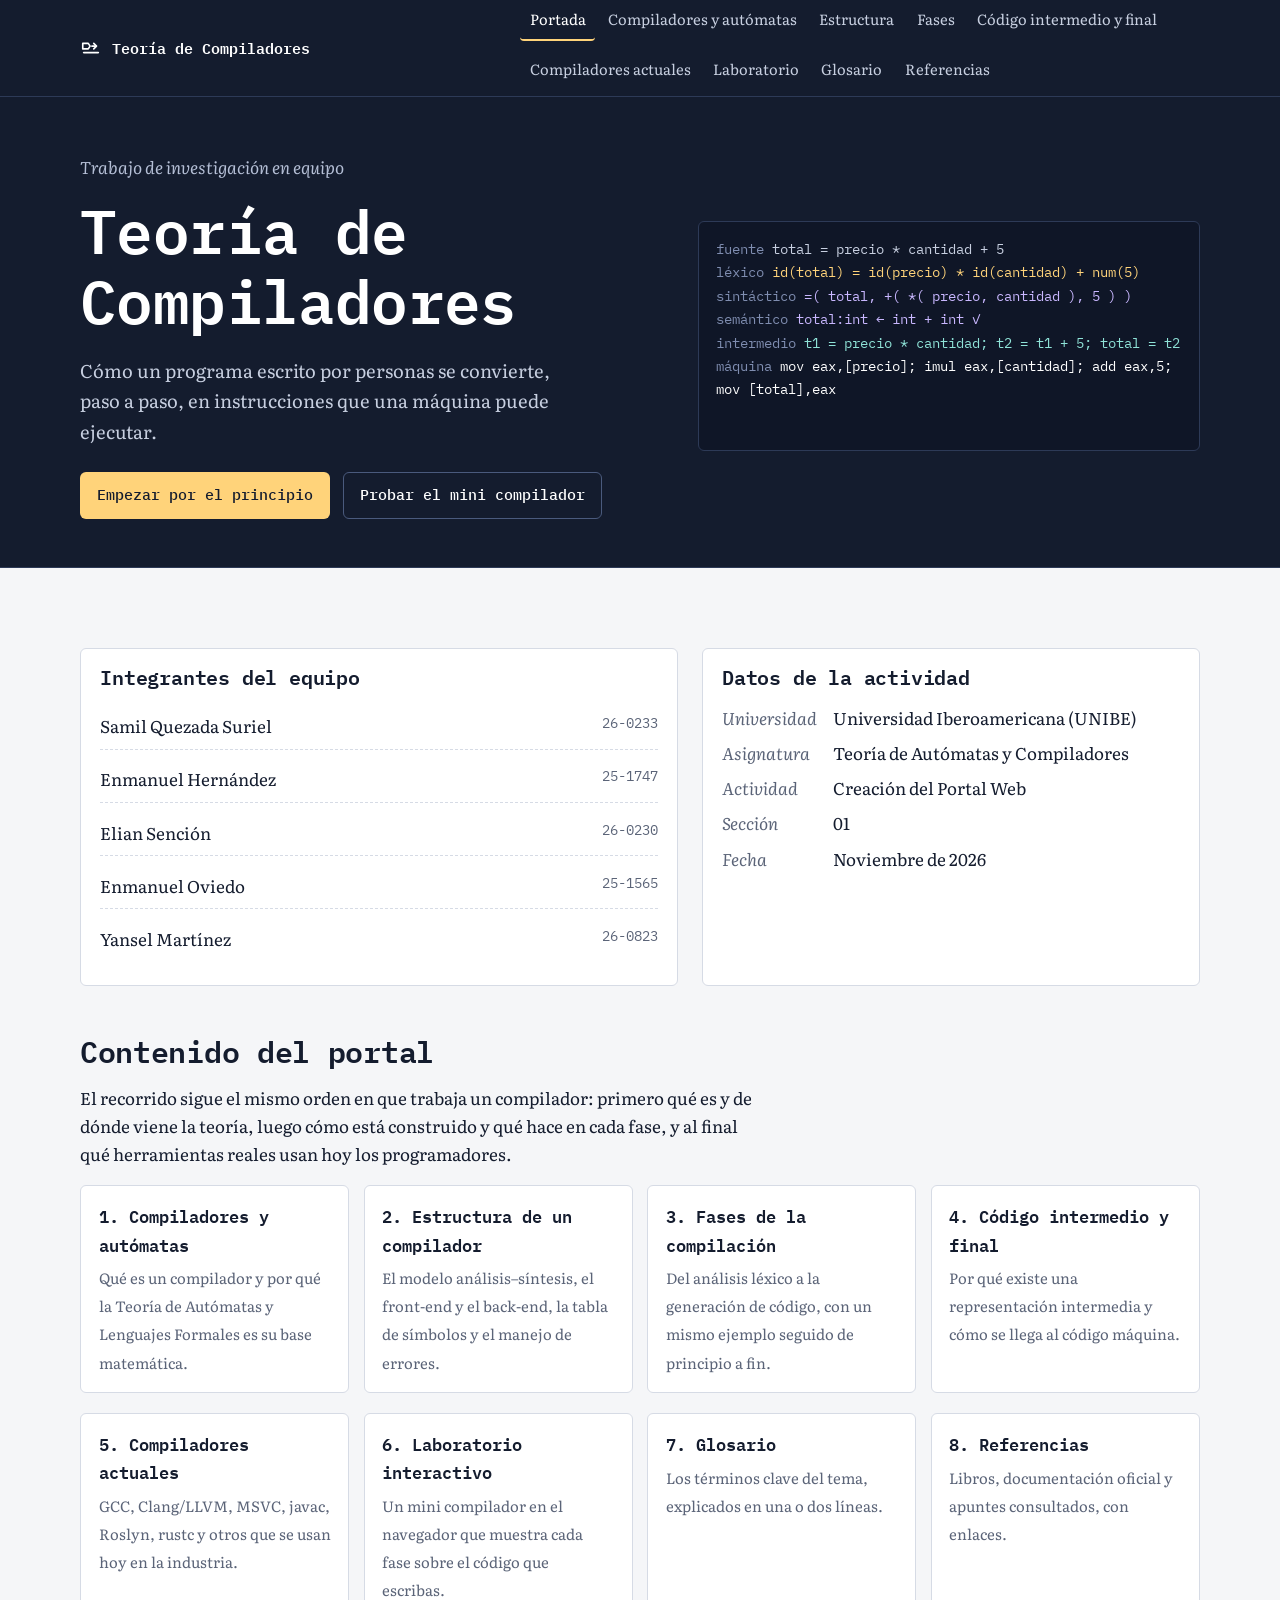
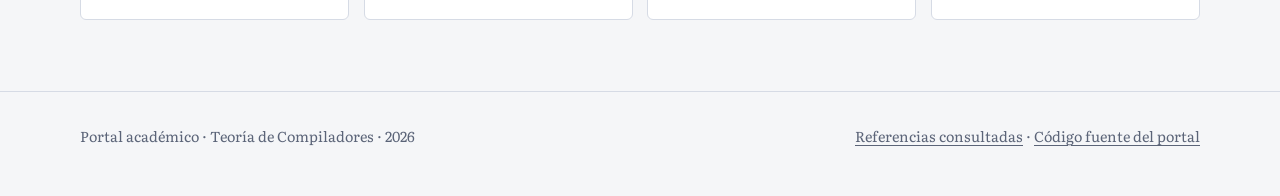
<file: index.html>
<!DOCTYPE html>
<html lang="es">
<head>
<meta charset="utf-8">
<meta name="viewport" content="width=device-width, initial-scale=1">
<title>Portada · Teoría de Compiladores</title>
<meta name="description" content="Portal web del equipo sobre Teoría de Compiladores: definición, estructura, fases, código intermedio y final, compiladores actuales y referencias.">
<link rel="icon" href="data:image/svg+xml,%3Csvg xmlns='http://www.w3.org/2000/svg' viewBox='0 0 24 24' fill='none' stroke='%235a3ca8' stroke-width='2' stroke-linecap='round' stroke-linejoin='round'%3E%3Cpath d='M3 7h6l2 3-2 3H3z'/%3E%3Cpath d='M13 10h4'/%3E%3Cpath d='M15 7l3 3-3 3'/%3E%3Cpath d='M4 17h16'/%3E%3C/svg%3E">
<link rel="preconnect" href="https://fonts.googleapis.com">
<link rel="preconnect" href="https://fonts.gstatic.com" crossorigin>
<link href="https://fonts.googleapis.com/css2?family=IBM+Plex+Mono:wght@400;500;600&family=Literata:ital,opsz,wght@0,7..72,400;0,7..72,600;1,7..72,400&display=swap" rel="stylesheet">
<link rel="stylesheet" href="assets/styles.css">

</head>
<body>
<header class="site-header">
  <div class="wrap">
    <a class="brand" href="index.html"><svg viewBox="0 0 24 24" aria-hidden="true" fill="none" stroke="currentColor" stroke-width="1.8" stroke-linecap="round" stroke-linejoin="round"><path d="M3 7h6l2 3-2 3H3z"/><path d="M13 10h4"/><path d="M15 7l3 3-3 3"/><path d="M4 17h16"/></svg> Teoría de Compiladores</a>
    <button class="nav-toggle" aria-expanded="false" aria-controls="nav-principal">Menú</button>
    <nav aria-label="Secciones del portal">
      <ul class="nav" id="nav-principal">
        <li><a href="index.html">Portada</a></li>
        <li><a href="compiladores.html">Compiladores y autómatas</a></li>
        <li><a href="estructura.html">Estructura</a></li>
        <li><a href="fases.html">Fases</a></li>
        <li><a href="codigo.html">Código intermedio y final</a></li>
        <li><a href="actuales.html">Compiladores actuales</a></li>
        <li><a href="laboratorio.html">Laboratorio</a></li>
        <li><a href="glosario.html">Glosario</a></li>
        <li><a href="referencias.html">Referencias</a></li>
      </ul>
    </nav>
  </div>
</header>

<section class="portada-hero">
  <div class="wrap">
    <div>
      <p class="materia">Trabajo de investigación en equipo</p>
      <h1>Teoría de Compiladores</h1>
      <p class="sub">Cómo un programa escrito por personas se convierte, paso a paso, en instrucciones que una máquina puede ejecutar.</p>
      <div class="acciones">
        <a class="btn primario" href="compiladores.html">Empezar por el principio</a>
        <a class="btn secundario" href="laboratorio.html">Probar el mini compilador</a>
      </div>
    </div>
    <div class="compilacion" aria-label="Ejemplo animado: una línea de código pasando por las fases de un compilador">
      <div class="paso"><span class="et">fuente     </span> total = precio * cantidad + 5</div>
      <div class="paso"><span class="et">léxico     </span> <span class="tk">id(total) = id(precio) * id(cantidad) + num(5)</span></div>
      <div class="paso"><span class="et">sintáctico </span> <span class="ast">=( total, +( *( precio, cantidad ), 5 ) )</span></div>
      <div class="paso"><span class="et">semántico  </span> <span class="ast">total:int ← int + int ✓</span></div>
      <div class="paso"><span class="et">intermedio </span> <span class="ir">t1 = precio * cantidad; t2 = t1 + 5; total = t2</span></div>
      <div class="paso"><span class="et">máquina    </span> <span class="asm">mov eax,[precio]; imul eax,[cantidad]; add eax,5; mov [total],eax</span></div>
    </div>
  </div>
</section>

<main class="wrap">
  <!-- ======= DATOS DEL EQUIPO: editar aquí ======= -->
  <div class="equipo">
    <div class="panel">
      <h2>Integrantes del equipo</h2>
      <ul class="integrantes">
        <li><span>Samil Quezada Suriel</span><span class="mat">26-0233</span></li>
        <li><span>Enmanuel Hernández</span><span class="mat">25-1747</span></li>
        <li><span>Elian Sención</span><span class="mat">26-0230</span></li>
        <li><span>Enmanuel Oviedo</span><span class="mat">25-1565</span></li>
        <li><span>Yansel Martínez</span><span class="mat">26-0823</span></li>
      </ul>
    </div>
    <div class="panel datos">
      <h2>Datos de la actividad</h2>
      <dl>
        <dt>Universidad</dt><dd>Universidad Iberoamericana (UNIBE)</dd>
        <dt>Asignatura</dt><dd>Teoría de Autómatas y Compiladores</dd>
        <dt>Actividad</dt><dd>Creación del Portal Web</dd>
        <dt>Sección</dt><dd>01</dd>
        <dt>Fecha</dt><dd>Noviembre de 2026</dd>
      </dl>
    </div>
  </div>
  <!-- ======= fin datos del equipo ======= -->

  <section class="indice" aria-labelledby="contenido">
    <h2 id="contenido" class="mt-0">Contenido del portal</h2>
    <p>El recorrido sigue el mismo orden en que trabaja un compilador: primero qué es y de dónde viene la teoría, luego cómo está construido y qué hace en cada fase, y al final qué herramientas reales usan hoy los programadores.</p>
    <ol>
      <li><a href="compiladores.html"><b>1. Compiladores y autómatas</b><span>Qué es un compilador y por qué la Teoría de Autómatas y Lenguajes Formales es su base matemática.</span></a></li>
      <li><a href="estructura.html"><b>2. Estructura de un compilador</b><span>El modelo análisis–síntesis, el front-end y el back-end, la tabla de símbolos y el manejo de errores.</span></a></li>
      <li><a href="fases.html"><b>3. Fases de la compilación</b><span>Del análisis léxico a la generación de código, con un mismo ejemplo seguido de principio a fin.</span></a></li>
      <li><a href="codigo.html"><b>4. Código intermedio y final</b><span>Por qué existe una representación intermedia y cómo se llega al código máquina.</span></a></li>
      <li><a href="actuales.html"><b>5. Compiladores actuales</b><span>GCC, Clang/LLVM, MSVC, javac, Roslyn, rustc y otros que se usan hoy en la industria.</span></a></li>
      <li><a href="laboratorio.html"><b>6. Laboratorio interactivo</b><span>Un mini compilador en el navegador que muestra cada fase sobre el código que escribas.</span></a></li>
      <li><a href="glosario.html"><b>7. Glosario</b><span>Los términos clave del tema, explicados en una o dos líneas.</span></a></li>
      <li><a href="referencias.html"><b>8. Referencias</b><span>Libros, documentación oficial y apuntes consultados, con enlaces.</span></a></li>
    </ol>
  </section>
</main>


<footer class="site-footer">
  <div class="wrap">
    <div>Portal académico · Teoría de Compiladores · <span data-anio></span></div>
    <div><a href="referencias.html">Referencias consultadas</a> · <a href="https://github.com/Yansel17/teoria-compiladores">Código fuente del portal</a></div>
  </div>
</footer>
<script src="assets/site.js"></script>

</body>
</html>
</file>
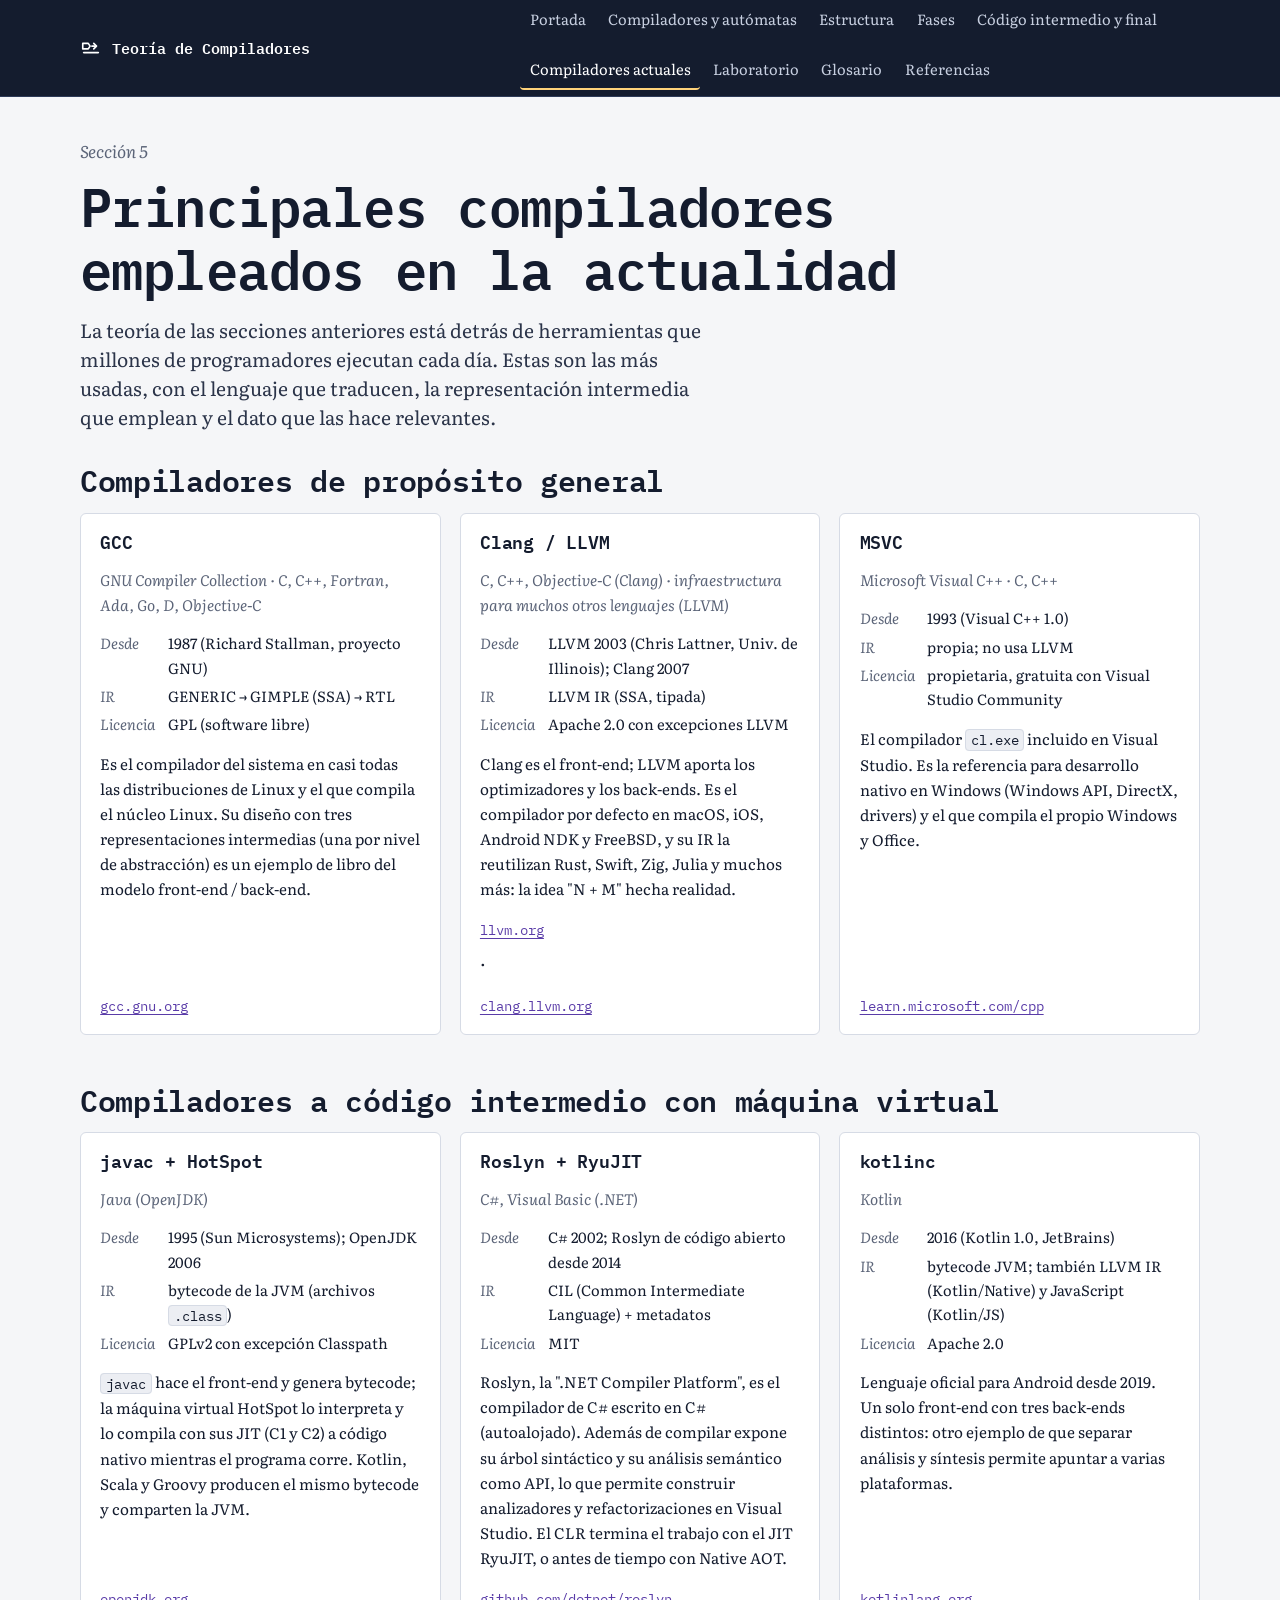
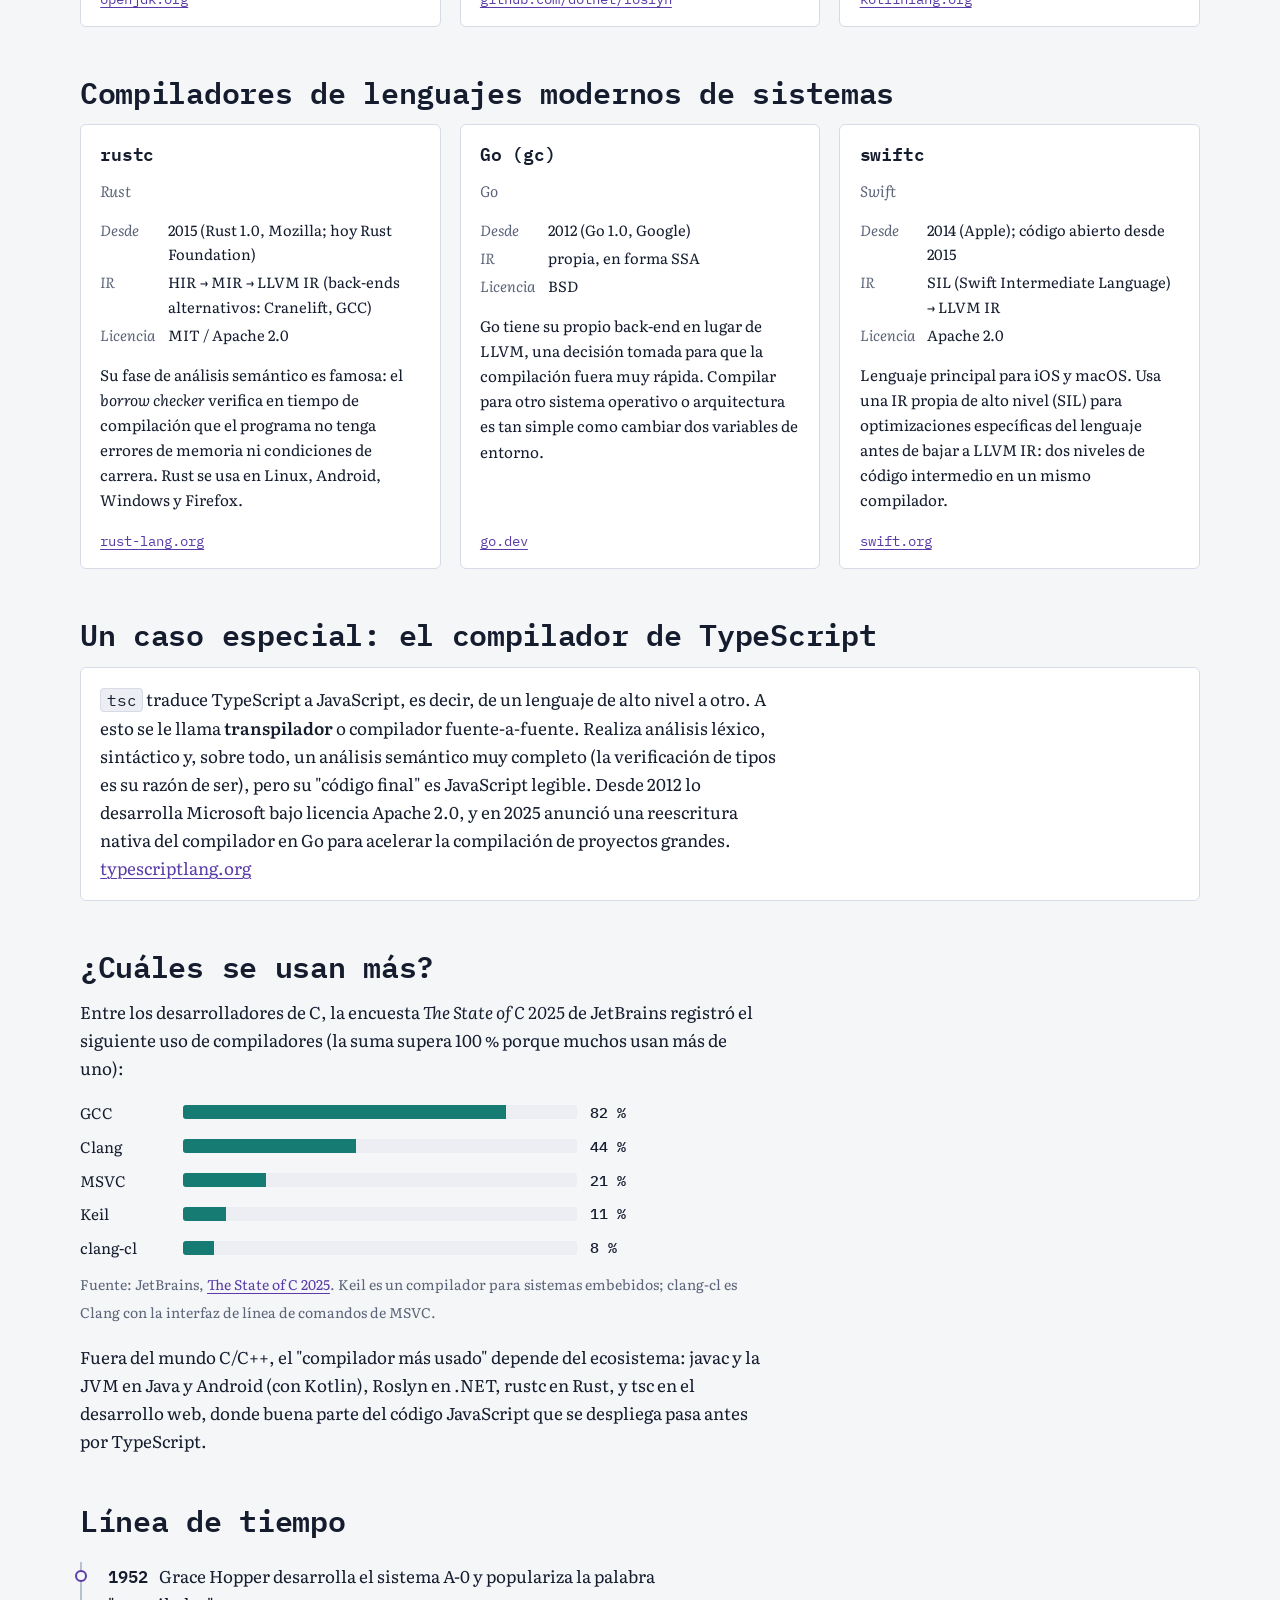
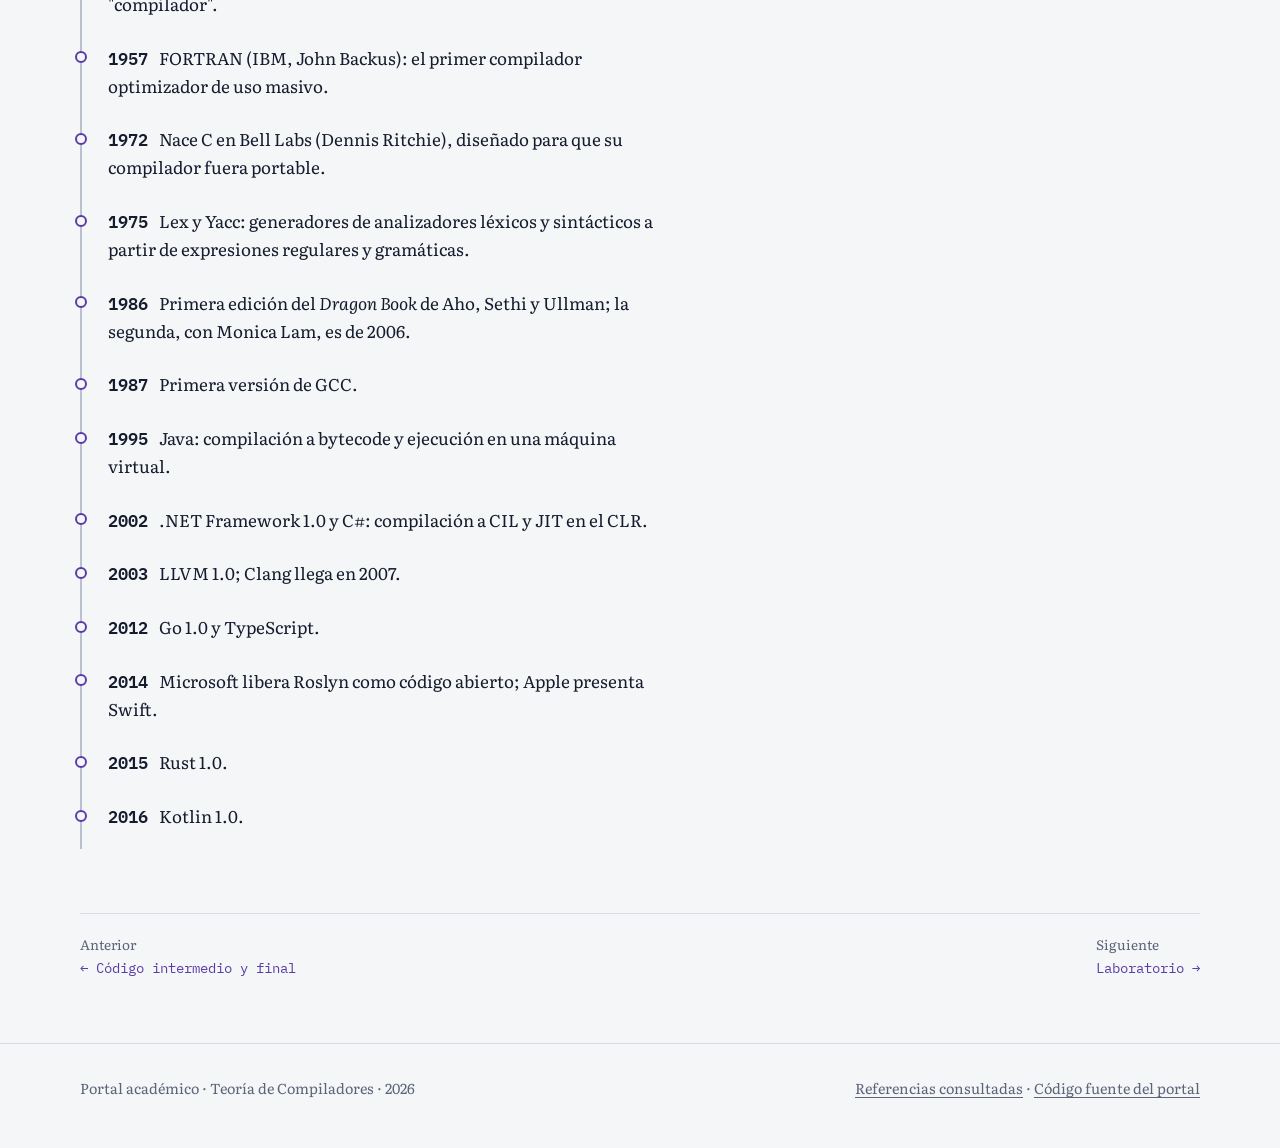
<file: actuales.html>
<!DOCTYPE html>
<html lang="es">
<head>
<meta charset="utf-8">
<meta name="viewport" content="width=device-width, initial-scale=1">
<title>Compiladores actuales · Teoría de Compiladores</title>
<meta name="description" content="Los principales compiladores usados hoy en la programación (GCC, Clang/LLVM, MSVC, javac, Roslyn, rustc, Go, Kotlin, Swift, TypeScript), con sus lenguajes, representación intermedia y uso.">
<link rel="icon" href="data:image/svg+xml,%3Csvg xmlns='http://www.w3.org/2000/svg' viewBox='0 0 24 24' fill='none' stroke='%235a3ca8' stroke-width='2' stroke-linecap='round' stroke-linejoin='round'%3E%3Cpath d='M3 7h6l2 3-2 3H3z'/%3E%3Cpath d='M13 10h4'/%3E%3Cpath d='M15 7l3 3-3 3'/%3E%3Cpath d='M4 17h16'/%3E%3C/svg%3E">
<link rel="preconnect" href="https://fonts.googleapis.com">
<link rel="preconnect" href="https://fonts.gstatic.com" crossorigin>
<link href="https://fonts.googleapis.com/css2?family=IBM+Plex+Mono:wght@400;500;600&family=Literata:ital,opsz,wght@0,7..72,400;0,7..72,600;1,7..72,400&display=swap" rel="stylesheet">
<link rel="stylesheet" href="assets/styles.css">

</head>
<body>
<header class="site-header">
  <div class="wrap">
    <a class="brand" href="index.html"><svg viewBox="0 0 24 24" aria-hidden="true" fill="none" stroke="currentColor" stroke-width="1.8" stroke-linecap="round" stroke-linejoin="round"><path d="M3 7h6l2 3-2 3H3z"/><path d="M13 10h4"/><path d="M15 7l3 3-3 3"/><path d="M4 17h16"/></svg> Teoría de Compiladores</a>
    <button class="nav-toggle" aria-expanded="false" aria-controls="nav-principal">Menú</button>
    <nav aria-label="Secciones del portal">
      <ul class="nav" id="nav-principal">
        <li><a href="index.html">Portada</a></li>
        <li><a href="compiladores.html">Compiladores y autómatas</a></li>
        <li><a href="estructura.html">Estructura</a></li>
        <li><a href="fases.html">Fases</a></li>
        <li><a href="codigo.html">Código intermedio y final</a></li>
        <li><a href="actuales.html">Compiladores actuales</a></li>
        <li><a href="laboratorio.html">Laboratorio</a></li>
        <li><a href="glosario.html">Glosario</a></li>
        <li><a href="referencias.html">Referencias</a></li>
      </ul>
    </nav>
  </div>
</header>

<main class="wrap">
  <div class="page-head">
    <p class="kicker">Sección 5</p>
    <h1>Principales compiladores empleados en la actualidad</h1>
    <p class="lead">La teoría de las secciones anteriores está detrás de herramientas que millones de programadores ejecutan cada día. Estas son las más usadas, con el lenguaje que traducen, la representación intermedia que emplean y el dato que las hace relevantes.</p>
  </div>

  <h2 class="mt-0">Compiladores de propósito general</h2>
  <div class="grid-3">
    <article class="ficha">
      <h3>GCC</h3>
      <p class="lang">GNU Compiler Collection · C, C++, Fortran, Ada, Go, D, Objective-C</p>
      <dl>
        <dt>Desde</dt><dd>1987 (Richard Stallman, proyecto GNU)</dd>
        <dt>IR</dt><dd>GENERIC → GIMPLE (SSA) → RTL</dd>
        <dt>Licencia</dt><dd>GPL (software libre)</dd>
      </dl>
      <p>Es el compilador del sistema en casi todas las distribuciones de Linux y el que compila el núcleo Linux. Su diseño con tres representaciones intermedias (una por nivel de abstracción) es un ejemplo de libro del modelo front-end / back-end.</p>
      <a class="link" href="https://gcc.gnu.org/">gcc.gnu.org</a>
    </article>
    <article class="ficha">
      <h3>Clang / LLVM</h3>
      <p class="lang">C, C++, Objective-C (Clang) · infraestructura para muchos otros lenguajes (LLVM)</p>
      <dl>
        <dt>Desde</dt><dd>LLVM 2003 (Chris Lattner, Univ. de Illinois); Clang 2007</dd>
        <dt>IR</dt><dd>LLVM IR (SSA, tipada)</dd>
        <dt>Licencia</dt><dd>Apache 2.0 con excepciones LLVM</dd>
      </dl>
      <p>Clang es el front-end; LLVM aporta los optimizadores y los back-ends. Es el compilador por defecto en macOS, iOS, Android NDK y FreeBSD, y su IR la reutilizan Rust, Swift, Zig, Julia y muchos más: la idea "N + M" hecha realidad.</p>
      <a class="link" href="https://llvm.org/">llvm.org</a> · <a class="link" href="https://clang.llvm.org/">clang.llvm.org</a>
    </article>
    <article class="ficha">
      <h3>MSVC</h3>
      <p class="lang">Microsoft Visual C++ · C, C++</p>
      <dl>
        <dt>Desde</dt><dd>1993 (Visual C++ 1.0)</dd>
        <dt>IR</dt><dd>propia; no usa LLVM</dd>
        <dt>Licencia</dt><dd>propietaria, gratuita con Visual Studio Community</dd>
      </dl>
      <p>El compilador <code>cl.exe</code> incluido en Visual Studio. Es la referencia para desarrollo nativo en Windows (Windows API, DirectX, drivers) y el que compila el propio Windows y Office.</p>
      <a class="link" href="https://learn.microsoft.com/cpp/">learn.microsoft.com/cpp</a>
    </article>
  </div>

  <h2>Compiladores a código intermedio con máquina virtual</h2>
  <div class="grid-3">
    <article class="ficha">
      <h3>javac + HotSpot</h3>
      <p class="lang">Java (OpenJDK)</p>
      <dl>
        <dt>Desde</dt><dd>1995 (Sun Microsystems); OpenJDK 2006</dd>
        <dt>IR</dt><dd>bytecode de la JVM (archivos <code>.class</code>)</dd>
        <dt>Licencia</dt><dd>GPLv2 con excepción Classpath</dd>
      </dl>
      <p><code>javac</code> hace el front-end y genera bytecode; la máquina virtual HotSpot lo interpreta y lo compila con sus JIT (C1 y C2) a código nativo mientras el programa corre. Kotlin, Scala y Groovy producen el mismo bytecode y comparten la JVM.</p>
      <a class="link" href="https://openjdk.org/">openjdk.org</a>
    </article>
    <article class="ficha">
      <h3>Roslyn + RyuJIT</h3>
      <p class="lang">C#, Visual Basic (.NET)</p>
      <dl>
        <dt>Desde</dt><dd>C# 2002; Roslyn de código abierto desde 2014</dd>
        <dt>IR</dt><dd>CIL (Common Intermediate Language) + metadatos</dd>
        <dt>Licencia</dt><dd>MIT</dd>
      </dl>
      <p>Roslyn, la ".NET Compiler Platform", es el compilador de C# escrito en C# (autoalojado). Además de compilar expone su árbol sintáctico y su análisis semántico como API, lo que permite construir analizadores y refactorizaciones en Visual Studio. El CLR termina el trabajo con el JIT RyuJIT, o antes de tiempo con Native AOT.</p>
      <a class="link" href="https://github.com/dotnet/roslyn">github.com/dotnet/roslyn</a>
    </article>
    <article class="ficha">
      <h3>kotlinc</h3>
      <p class="lang">Kotlin</p>
      <dl>
        <dt>Desde</dt><dd>2016 (Kotlin 1.0, JetBrains)</dd>
        <dt>IR</dt><dd>bytecode JVM; también LLVM IR (Kotlin/Native) y JavaScript (Kotlin/JS)</dd>
        <dt>Licencia</dt><dd>Apache 2.0</dd>
      </dl>
      <p>Lenguaje oficial para Android desde 2019. Un solo front-end con tres back-ends distintos: otro ejemplo de que separar análisis y síntesis permite apuntar a varias plataformas.</p>
      <a class="link" href="https://kotlinlang.org/">kotlinlang.org</a>
    </article>
  </div>

  <h2>Compiladores de lenguajes modernos de sistemas</h2>
  <div class="grid-3">
    <article class="ficha">
      <h3>rustc</h3>
      <p class="lang">Rust</p>
      <dl>
        <dt>Desde</dt><dd>2015 (Rust 1.0, Mozilla; hoy Rust Foundation)</dd>
        <dt>IR</dt><dd>HIR → MIR → LLVM IR (back-ends alternativos: Cranelift, GCC)</dd>
        <dt>Licencia</dt><dd>MIT / Apache 2.0</dd>
      </dl>
      <p>Su fase de análisis semántico es famosa: el <em>borrow checker</em> verifica en tiempo de compilación que el programa no tenga errores de memoria ni condiciones de carrera. Rust se usa en Linux, Android, Windows y Firefox.</p>
      <a class="link" href="https://www.rust-lang.org/">rust-lang.org</a>
    </article>
    <article class="ficha">
      <h3>Go (gc)</h3>
      <p class="lang">Go</p>
      <dl>
        <dt>Desde</dt><dd>2012 (Go 1.0, Google)</dd>
        <dt>IR</dt><dd>propia, en forma SSA</dd>
        <dt>Licencia</dt><dd>BSD</dd>
      </dl>
      <p>Go tiene su propio back-end en lugar de LLVM, una decisión tomada para que la compilación fuera muy rápida. Compilar para otro sistema operativo o arquitectura es tan simple como cambiar dos variables de entorno.</p>
      <a class="link" href="https://go.dev/">go.dev</a>
    </article>
    <article class="ficha">
      <h3>swiftc</h3>
      <p class="lang">Swift</p>
      <dl>
        <dt>Desde</dt><dd>2014 (Apple); código abierto desde 2015</dd>
        <dt>IR</dt><dd>SIL (Swift Intermediate Language) → LLVM IR</dd>
        <dt>Licencia</dt><dd>Apache 2.0</dd>
      </dl>
      <p>Lenguaje principal para iOS y macOS. Usa una IR propia de alto nivel (SIL) para optimizaciones específicas del lenguaje antes de bajar a LLVM IR: dos niveles de código intermedio en un mismo compilador.</p>
      <a class="link" href="https://www.swift.org/">swift.org</a>
    </article>
  </div>

  <h2>Un caso especial: el compilador de TypeScript</h2>
  <div class="panel">
    <p><code>tsc</code> traduce TypeScript a JavaScript, es decir, de un lenguaje de alto nivel a otro. A esto se le llama <strong>transpilador</strong> o compilador fuente-a-fuente. Realiza análisis léxico, sintáctico y, sobre todo, un análisis semántico muy completo (la verificación de tipos es su razón de ser), pero su "código final" es JavaScript legible. Desde 2012 lo desarrolla Microsoft bajo licencia Apache 2.0, y en 2025 anunció una reescritura nativa del compilador en Go para acelerar la compilación de proyectos grandes. <a href="https://www.typescriptlang.org/">typescriptlang.org</a></p>
  </div>

  <h2>¿Cuáles se usan más?</h2>
  <p>Entre los desarrolladores de C, la encuesta <em>The State of C 2025</em> de JetBrains registró el siguiente uso de compiladores (la suma supera 100 % porque muchos usan más de uno):</p>
  <ul class="barras" aria-label="Uso de compiladores entre desarrolladores de C según JetBrains, 2025">
    <li><span>GCC</span><div class="bar"><i style="width:82%"></i></div><b>82 %</b></li>
    <li><span>Clang</span><div class="bar"><i style="width:44%"></i></div><b>44 %</b></li>
    <li><span>MSVC</span><div class="bar"><i style="width:21%"></i></div><b>21 %</b></li>
    <li><span>Keil</span><div class="bar"><i style="width:11%"></i></div><b>11 %</b></li>
    <li><span>clang-cl</span><div class="bar"><i style="width:8%"></i></div><b>8 %</b></li>
  </ul>
  <p><small>Fuente: JetBrains, <a href="https://lp.jetbrains.com/the-state-of-c-2025/">The State of C 2025</a>. Keil es un compilador para sistemas embebidos; clang-cl es Clang con la interfaz de línea de comandos de MSVC.</small></p>
  <p>Fuera del mundo C/C++, el "compilador más usado" depende del ecosistema: javac y la JVM en Java y Android (con Kotlin), Roslyn en .NET, rustc en Rust, y tsc en el desarrollo web, donde buena parte del código JavaScript que se despliega pasa antes por TypeScript.</p>

  <h2>Línea de tiempo</h2>
  <ul class="timeline">
    <li><b>1952</b> Grace Hopper desarrolla el sistema A-0 y populariza la palabra "compilador".</li>
    <li><b>1957</b> FORTRAN (IBM, John Backus): el primer compilador optimizador de uso masivo.</li>
    <li><b>1972</b> Nace C en Bell Labs (Dennis Ritchie), diseñado para que su compilador fuera portable.</li>
    <li><b>1975</b> Lex y Yacc: generadores de analizadores léxicos y sintácticos a partir de expresiones regulares y gramáticas.</li>
    <li><b>1986</b> Primera edición del <em>Dragon Book</em> de Aho, Sethi y Ullman; la segunda, con Monica Lam, es de 2006.</li>
    <li><b>1987</b> Primera versión de GCC.</li>
    <li><b>1995</b> Java: compilación a bytecode y ejecución en una máquina virtual.</li>
    <li><b>2002</b> .NET Framework 1.0 y C#: compilación a CIL y JIT en el CLR.</li>
    <li><b>2003</b> LLVM 1.0; Clang llega en 2007.</li>
    <li><b>2012</b> Go 1.0 y TypeScript.</li>
    <li><b>2014</b> Microsoft libera Roslyn como código abierto; Apple presenta Swift.</li>
    <li><b>2015</b> Rust 1.0.</li>
    <li><b>2016</b> Kotlin 1.0.</li>
  </ul>

  <nav class="pager" aria-label="Navegación entre secciones">
<a href="codigo.html"><span>Anterior</span>← Código intermedio y final</a>
<a href="laboratorio.html"><span>Siguiente</span>Laboratorio →</a>
</nav>
</main>


<footer class="site-footer">
  <div class="wrap">
    <div>Portal académico · Teoría de Compiladores · <span data-anio></span></div>
    <div><a href="referencias.html">Referencias consultadas</a> · <a href="https://github.com/Yansel17/teoria-compiladores">Código fuente del portal</a></div>
  </div>
</footer>
<script src="assets/site.js"></script>

</body>
</html>
</file>
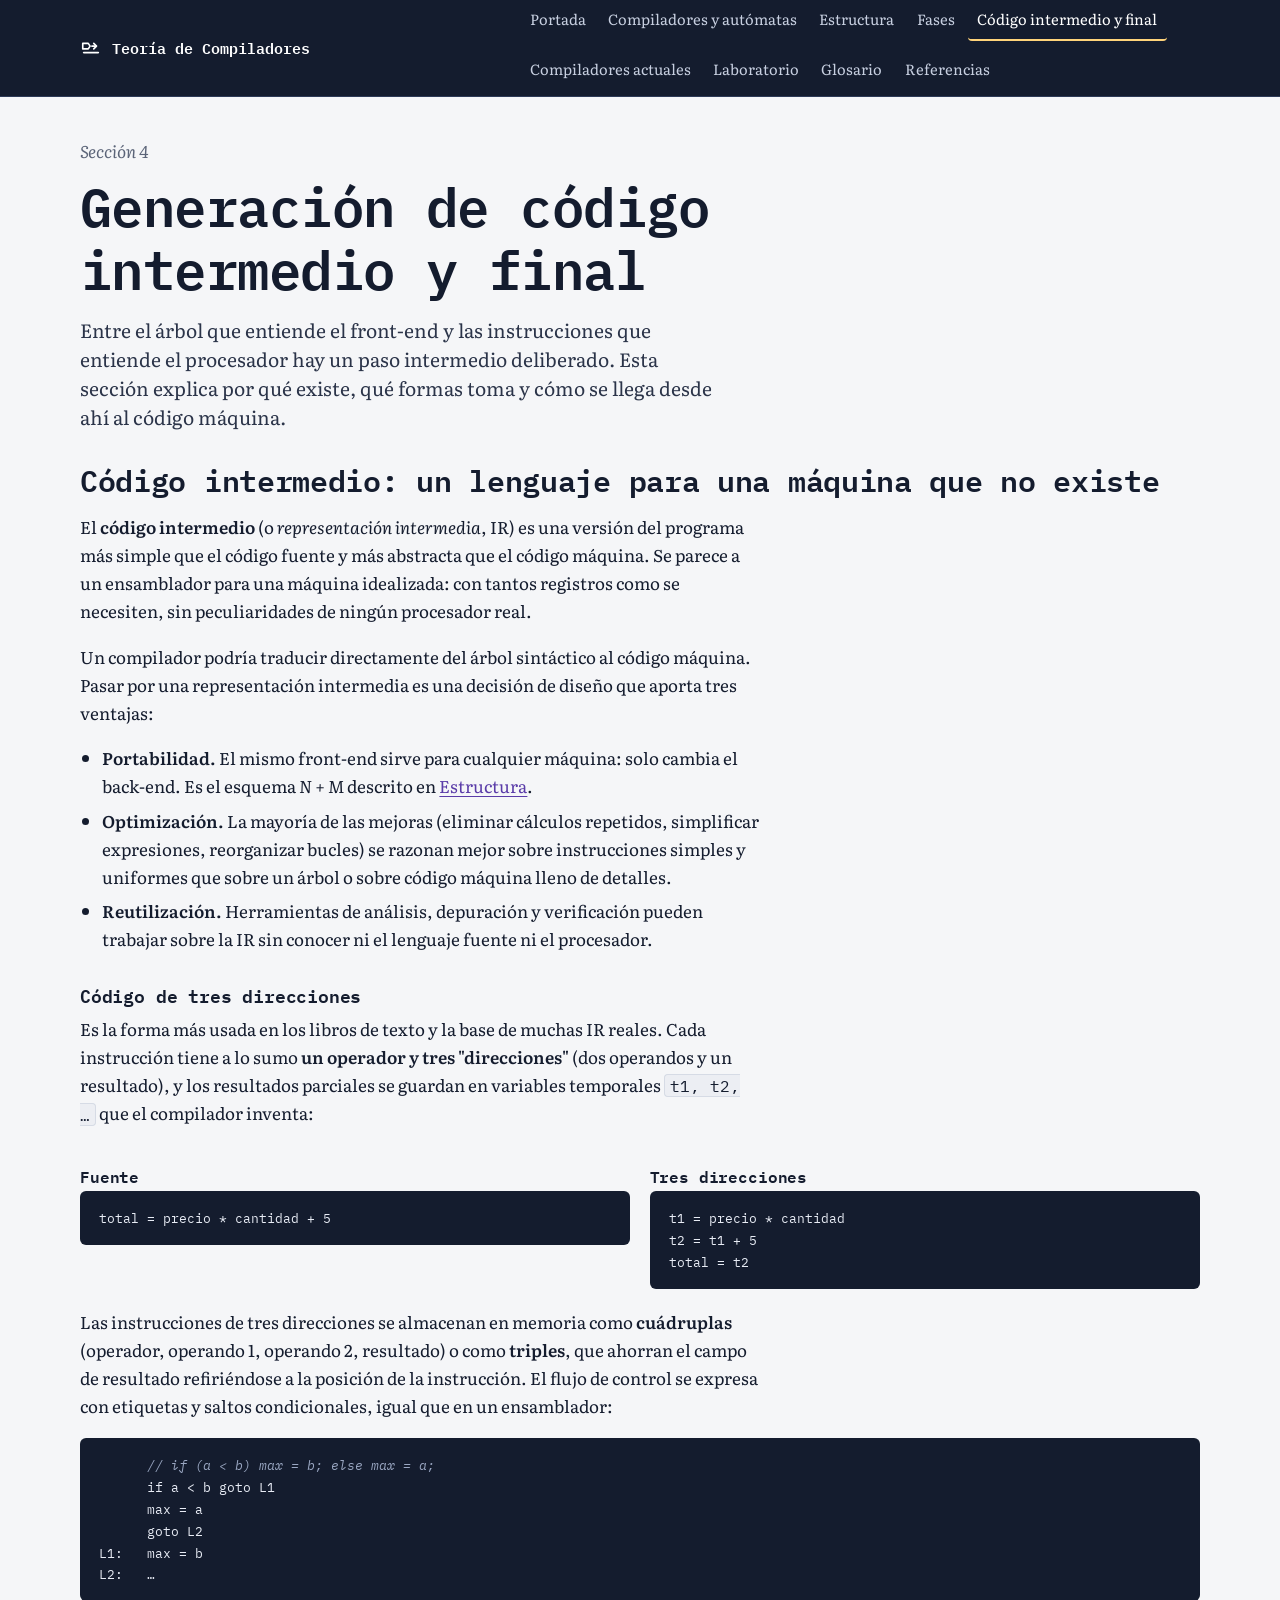
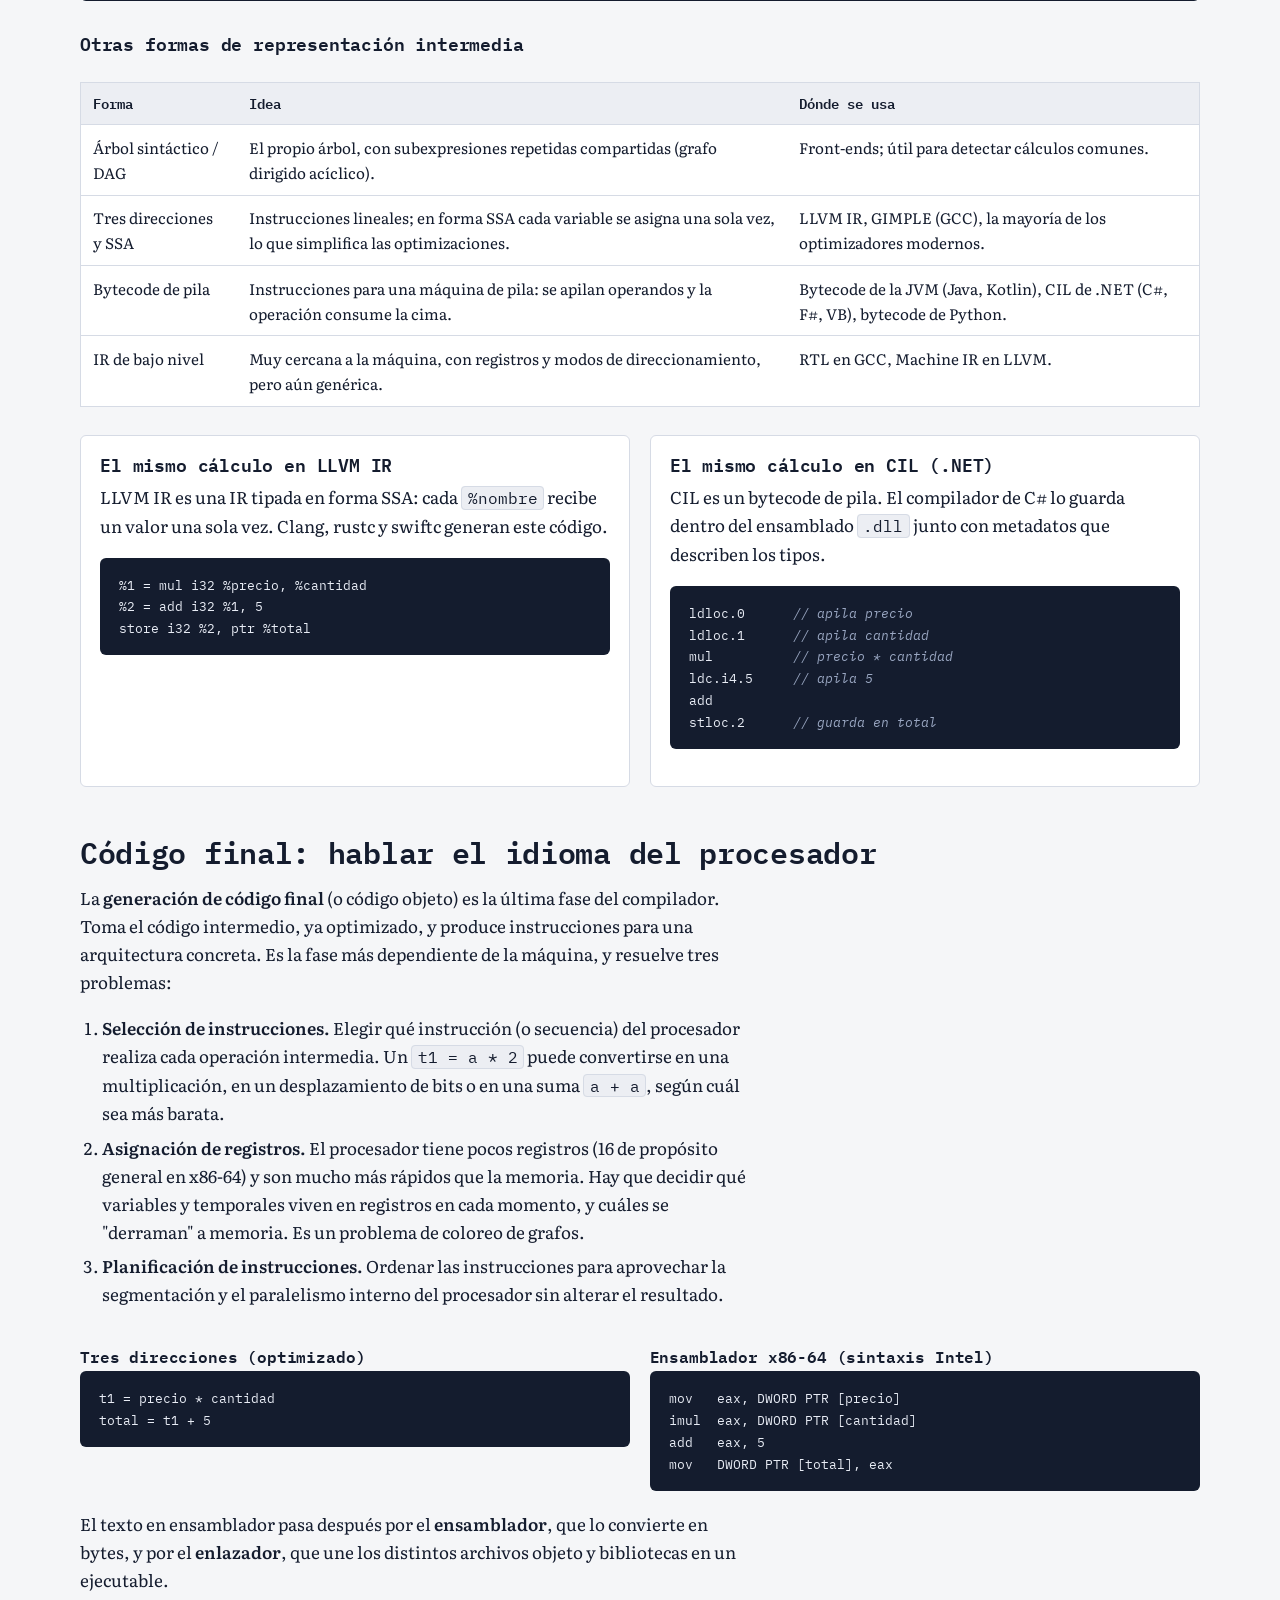
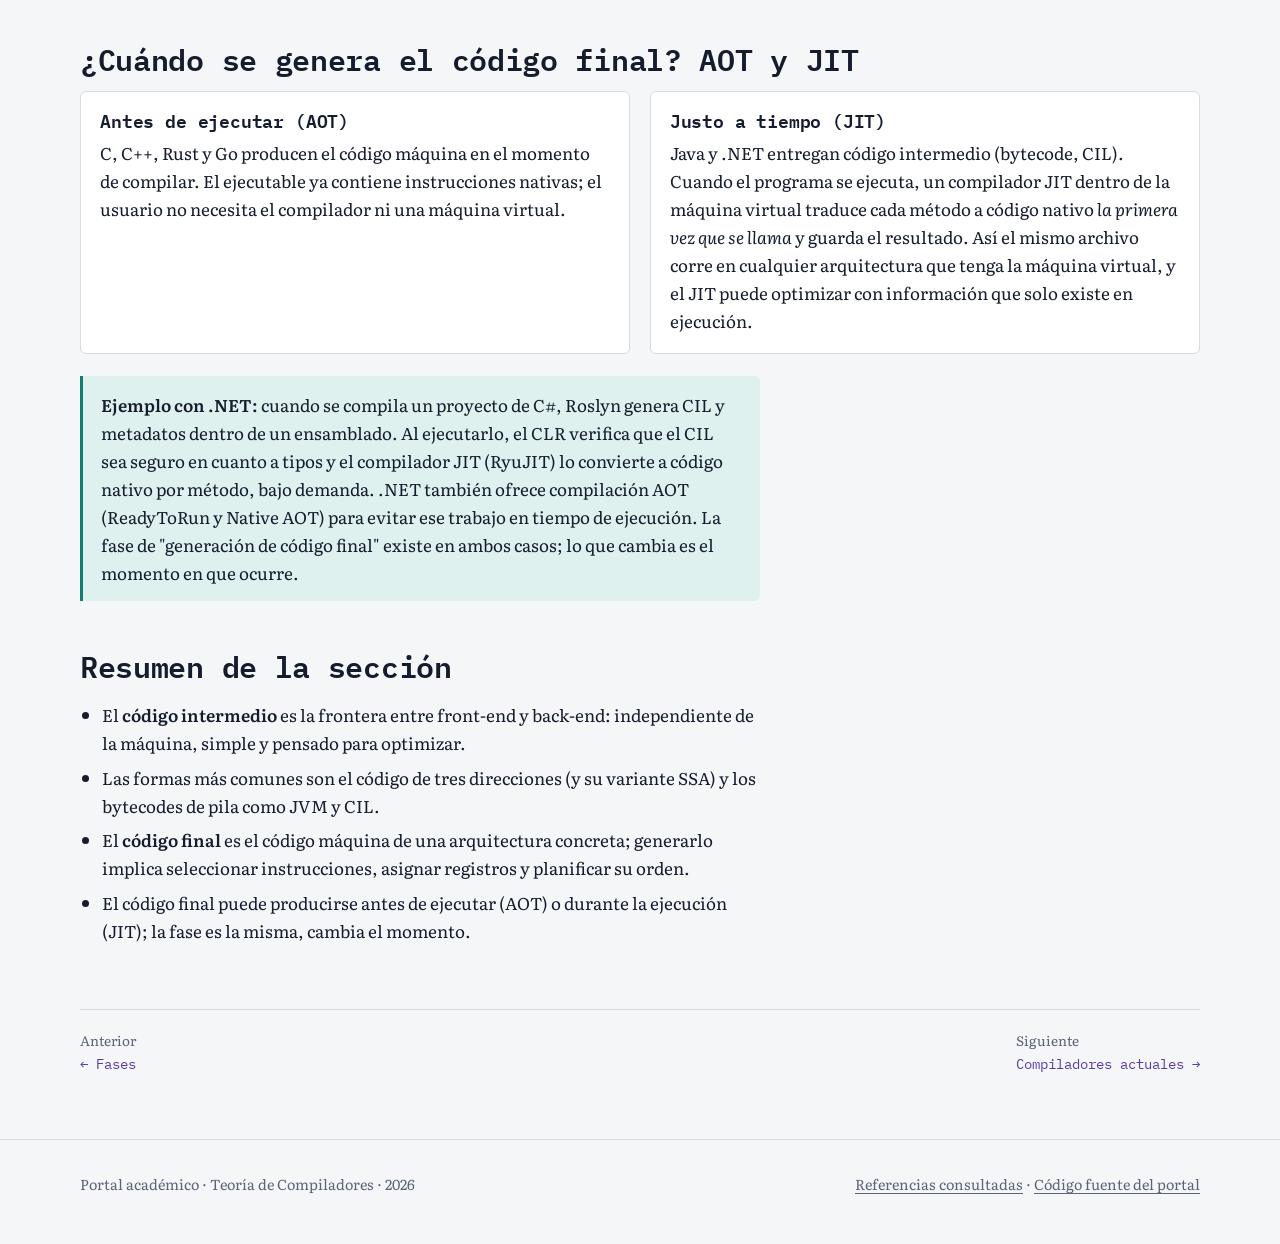
<file: codigo.html>
<!DOCTYPE html>
<html lang="es">
<head>
<meta charset="utf-8">
<meta name="viewport" content="width=device-width, initial-scale=1">
<title>Código intermedio y final · Teoría de Compiladores</title>
<meta name="description" content="Qué es la generación de código intermedio, qué formas toma (tres direcciones, bytecode, CIL, LLVM IR) y cómo la generación de código final la convierte en instrucciones de máquina.">
<link rel="icon" href="data:image/svg+xml,%3Csvg xmlns='http://www.w3.org/2000/svg' viewBox='0 0 24 24' fill='none' stroke='%235a3ca8' stroke-width='2' stroke-linecap='round' stroke-linejoin='round'%3E%3Cpath d='M3 7h6l2 3-2 3H3z'/%3E%3Cpath d='M13 10h4'/%3E%3Cpath d='M15 7l3 3-3 3'/%3E%3Cpath d='M4 17h16'/%3E%3C/svg%3E">
<link rel="preconnect" href="https://fonts.googleapis.com">
<link rel="preconnect" href="https://fonts.gstatic.com" crossorigin>
<link href="https://fonts.googleapis.com/css2?family=IBM+Plex+Mono:wght@400;500;600&family=Literata:ital,opsz,wght@0,7..72,400;0,7..72,600;1,7..72,400&display=swap" rel="stylesheet">
<link rel="stylesheet" href="assets/styles.css">

</head>
<body>
<header class="site-header">
  <div class="wrap">
    <a class="brand" href="index.html"><svg viewBox="0 0 24 24" aria-hidden="true" fill="none" stroke="currentColor" stroke-width="1.8" stroke-linecap="round" stroke-linejoin="round"><path d="M3 7h6l2 3-2 3H3z"/><path d="M13 10h4"/><path d="M15 7l3 3-3 3"/><path d="M4 17h16"/></svg> Teoría de Compiladores</a>
    <button class="nav-toggle" aria-expanded="false" aria-controls="nav-principal">Menú</button>
    <nav aria-label="Secciones del portal">
      <ul class="nav" id="nav-principal">
        <li><a href="index.html">Portada</a></li>
        <li><a href="compiladores.html">Compiladores y autómatas</a></li>
        <li><a href="estructura.html">Estructura</a></li>
        <li><a href="fases.html">Fases</a></li>
        <li><a href="codigo.html">Código intermedio y final</a></li>
        <li><a href="actuales.html">Compiladores actuales</a></li>
        <li><a href="laboratorio.html">Laboratorio</a></li>
        <li><a href="glosario.html">Glosario</a></li>
        <li><a href="referencias.html">Referencias</a></li>
      </ul>
    </nav>
  </div>
</header>

<main class="wrap">
  <div class="page-head">
    <p class="kicker">Sección 4</p>
    <h1>Generación de código intermedio y final</h1>
    <p class="lead">Entre el árbol que entiende el front-end y las instrucciones que entiende el procesador hay un paso intermedio deliberado. Esta sección explica por qué existe, qué formas toma y cómo se llega desde ahí al código máquina.</p>
  </div>

  <h2 class="mt-0">Código intermedio: un lenguaje para una máquina que no existe</h2>
  <p>El <strong>código intermedio</strong> (o <em>representación intermedia</em>, IR) es una versión del programa más simple que el código fuente y más abstracta que el código máquina. Se parece a un ensamblador para una máquina idealizada: con tantos registros como se necesiten, sin peculiaridades de ningún procesador real.</p>
  <p>Un compilador podría traducir directamente del árbol sintáctico al código máquina. Pasar por una representación intermedia es una decisión de diseño que aporta tres ventajas:</p>
  <ul>
    <li><strong>Portabilidad.</strong> El mismo front-end sirve para cualquier máquina: solo cambia el back-end. Es el esquema <em>N + M</em> descrito en <a href="estructura.html">Estructura</a>.</li>
    <li><strong>Optimización.</strong> La mayoría de las mejoras (eliminar cálculos repetidos, simplificar expresiones, reorganizar bucles) se razonan mejor sobre instrucciones simples y uniformes que sobre un árbol o sobre código máquina lleno de detalles.</li>
    <li><strong>Reutilización.</strong> Herramientas de análisis, depuración y verificación pueden trabajar sobre la IR sin conocer ni el lenguaje fuente ni el procesador.</li>
  </ul>

  <h3>Código de tres direcciones</h3>
  <p>Es la forma más usada en los libros de texto y la base de muchas IR reales. Cada instrucción tiene a lo sumo <strong>un operador y tres "direcciones"</strong> (dos operandos y un resultado), y los resultados parciales se guardan en variables temporales <code>t1, t2, …</code> que el compilador inventa:</p>
  <div class="grid-2">
    <div>
      <h4>Fuente</h4>
      <pre><code>total = precio * cantidad + 5</code></pre>
    </div>
    <div>
      <h4>Tres direcciones</h4>
      <pre><code>t1 = precio * cantidad
t2 = t1 + 5
total = t2</code></pre>
    </div>
  </div>
  <p>Las instrucciones de tres direcciones se almacenan en memoria como <strong>cuádruplas</strong> (operador, operando 1, operando 2, resultado) o como <strong>triples</strong>, que ahorran el campo de resultado refiriéndose a la posición de la instrucción. El flujo de control se expresa con etiquetas y saltos condicionales, igual que en un ensamblador:</p>
  <pre><code>      <span class="c">// if (a &lt; b) max = b; else max = a;</span>
      if a &lt; b goto L1
      max = a
      goto L2
L1:   max = b
L2:   …</code></pre>

  <h3>Otras formas de representación intermedia</h3>
  <div class="table-scroll">
  <table>
    <thead><tr><th>Forma</th><th>Idea</th><th>Dónde se usa</th></tr></thead>
    <tbody>
      <tr><td>Árbol sintáctico / DAG</td><td>El propio árbol, con subexpresiones repetidas compartidas (grafo dirigido acíclico).</td><td>Front-ends; útil para detectar cálculos comunes.</td></tr>
      <tr><td>Tres direcciones y SSA</td><td>Instrucciones lineales; en forma SSA cada variable se asigna una sola vez, lo que simplifica las optimizaciones.</td><td>LLVM IR, GIMPLE (GCC), la mayoría de los optimizadores modernos.</td></tr>
      <tr><td>Bytecode de pila</td><td>Instrucciones para una máquina de pila: se apilan operandos y la operación consume la cima.</td><td>Bytecode de la JVM (Java, Kotlin), CIL de .NET (C#, F#, VB), bytecode de Python.</td></tr>
      <tr><td>IR de bajo nivel</td><td>Muy cercana a la máquina, con registros y modos de direccionamiento, pero aún genérica.</td><td>RTL en GCC, Machine IR en LLVM.</td></tr>
    </tbody>
  </table>
  </div>

  <div class="grid-2">
    <div class="panel">
      <h3>El mismo cálculo en LLVM IR</h3>
      <p>LLVM IR es una IR tipada en forma SSA: cada <code>%nombre</code> recibe un valor una sola vez. Clang, rustc y swiftc generan este código.</p>
      <pre><code>%1 = mul i32 %precio, %cantidad
%2 = add i32 %1, 5
store i32 %2, ptr %total</code></pre>
    </div>
    <div class="panel">
      <h3>El mismo cálculo en CIL (.NET)</h3>
      <p>CIL es un bytecode de pila. El compilador de C# lo guarda dentro del ensamblado <code>.dll</code> junto con metadatos que describen los tipos.</p>
      <pre><code>ldloc.0      <span class="c">// apila precio</span>
ldloc.1      <span class="c">// apila cantidad</span>
mul          <span class="c">// precio * cantidad</span>
ldc.i4.5     <span class="c">// apila 5</span>
add
stloc.2      <span class="c">// guarda en total</span></code></pre>
    </div>
  </div>

  <h2>Código final: hablar el idioma del procesador</h2>
  <p>La <strong>generación de código final</strong> (o código objeto) es la última fase del compilador. Toma el código intermedio, ya optimizado, y produce instrucciones para una arquitectura concreta. Es la fase más dependiente de la máquina, y resuelve tres problemas:</p>
  <ol>
    <li><strong>Selección de instrucciones.</strong> Elegir qué instrucción (o secuencia) del procesador realiza cada operación intermedia. Un <code>t1 = a * 2</code> puede convertirse en una multiplicación, en un desplazamiento de bits o en una suma <code>a + a</code>, según cuál sea más barata.</li>
    <li><strong>Asignación de registros.</strong> El procesador tiene pocos registros (16 de propósito general en x86-64) y son mucho más rápidos que la memoria. Hay que decidir qué variables y temporales viven en registros en cada momento, y cuáles se "derraman" a memoria. Es un problema de coloreo de grafos.</li>
    <li><strong>Planificación de instrucciones.</strong> Ordenar las instrucciones para aprovechar la segmentación y el paralelismo interno del procesador sin alterar el resultado.</li>
  </ol>

  <div class="grid-2">
    <div>
      <h4>Tres direcciones (optimizado)</h4>
      <pre><code>t1 = precio * cantidad
total = t1 + 5</code></pre>
    </div>
    <div>
      <h4>Ensamblador x86-64 (sintaxis Intel)</h4>
      <pre><code>mov   eax, DWORD PTR [precio]
imul  eax, DWORD PTR [cantidad]
add   eax, 5
mov   DWORD PTR [total], eax</code></pre>
    </div>
  </div>
  <p>El texto en ensamblador pasa después por el <strong>ensamblador</strong>, que lo convierte en bytes, y por el <strong>enlazador</strong>, que une los distintos archivos objeto y bibliotecas en un ejecutable.</p>

  <h2>¿Cuándo se genera el código final? AOT y JIT</h2>
  <div class="grid-2">
    <div class="panel">
      <h3>Antes de ejecutar (AOT)</h3>
      <p>C, C++, Rust y Go producen el código máquina en el momento de compilar. El ejecutable ya contiene instrucciones nativas; el usuario no necesita el compilador ni una máquina virtual.</p>
    </div>
    <div class="panel">
      <h3>Justo a tiempo (JIT)</h3>
      <p>Java y .NET entregan código intermedio (bytecode, CIL). Cuando el programa se ejecuta, un compilador JIT dentro de la máquina virtual traduce cada método a código nativo <em>la primera vez que se llama</em> y guarda el resultado. Así el mismo archivo corre en cualquier arquitectura que tenga la máquina virtual, y el JIT puede optimizar con información que solo existe en ejecución.</p>
    </div>
  </div>
  <div class="nota sintesis">
    <p><strong>Ejemplo con .NET:</strong> cuando se compila un proyecto de C#, Roslyn genera CIL y metadatos dentro de un ensamblado. Al ejecutarlo, el CLR verifica que el CIL sea seguro en cuanto a tipos y el compilador JIT (RyuJIT) lo convierte a código nativo por método, bajo demanda. .NET también ofrece compilación AOT (ReadyToRun y Native AOT) para evitar ese trabajo en tiempo de ejecución. La fase de "generación de código final" existe en ambos casos; lo que cambia es el momento en que ocurre.</p>
  </div>

  <h2>Resumen de la sección</h2>
  <ul>
    <li>El <strong>código intermedio</strong> es la frontera entre front-end y back-end: independiente de la máquina, simple y pensado para optimizar.</li>
    <li>Las formas más comunes son el código de tres direcciones (y su variante SSA) y los bytecodes de pila como JVM y CIL.</li>
    <li>El <strong>código final</strong> es el código máquina de una arquitectura concreta; generarlo implica seleccionar instrucciones, asignar registros y planificar su orden.</li>
    <li>El código final puede producirse antes de ejecutar (AOT) o durante la ejecución (JIT); la fase es la misma, cambia el momento.</li>
  </ul>

  <nav class="pager" aria-label="Navegación entre secciones">
<a href="fases.html"><span>Anterior</span>← Fases</a>
<a href="actuales.html"><span>Siguiente</span>Compiladores actuales →</a>
</nav>
</main>


<footer class="site-footer">
  <div class="wrap">
    <div>Portal académico · Teoría de Compiladores · <span data-anio></span></div>
    <div><a href="referencias.html">Referencias consultadas</a> · <a href="https://github.com/Yansel17/teoria-compiladores">Código fuente del portal</a></div>
  </div>
</footer>
<script src="assets/site.js"></script>

</body>
</html>
</file>
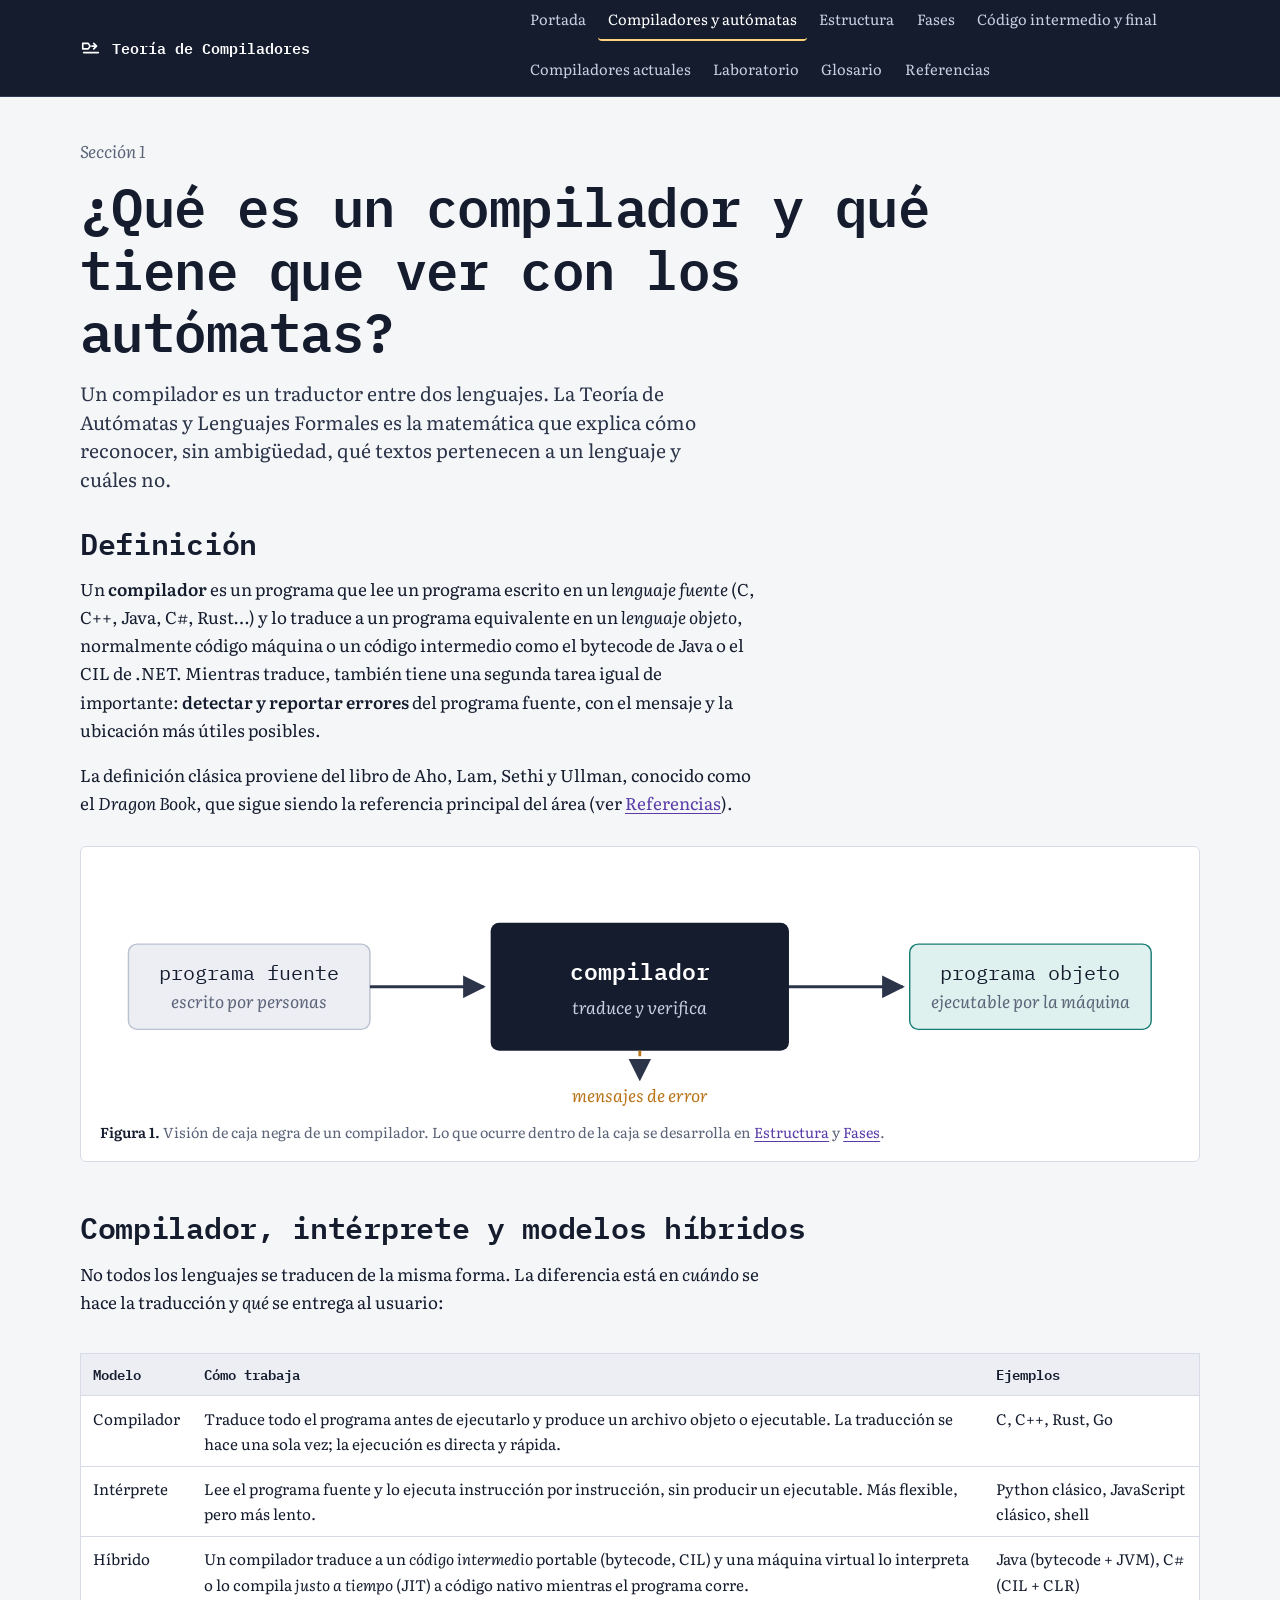
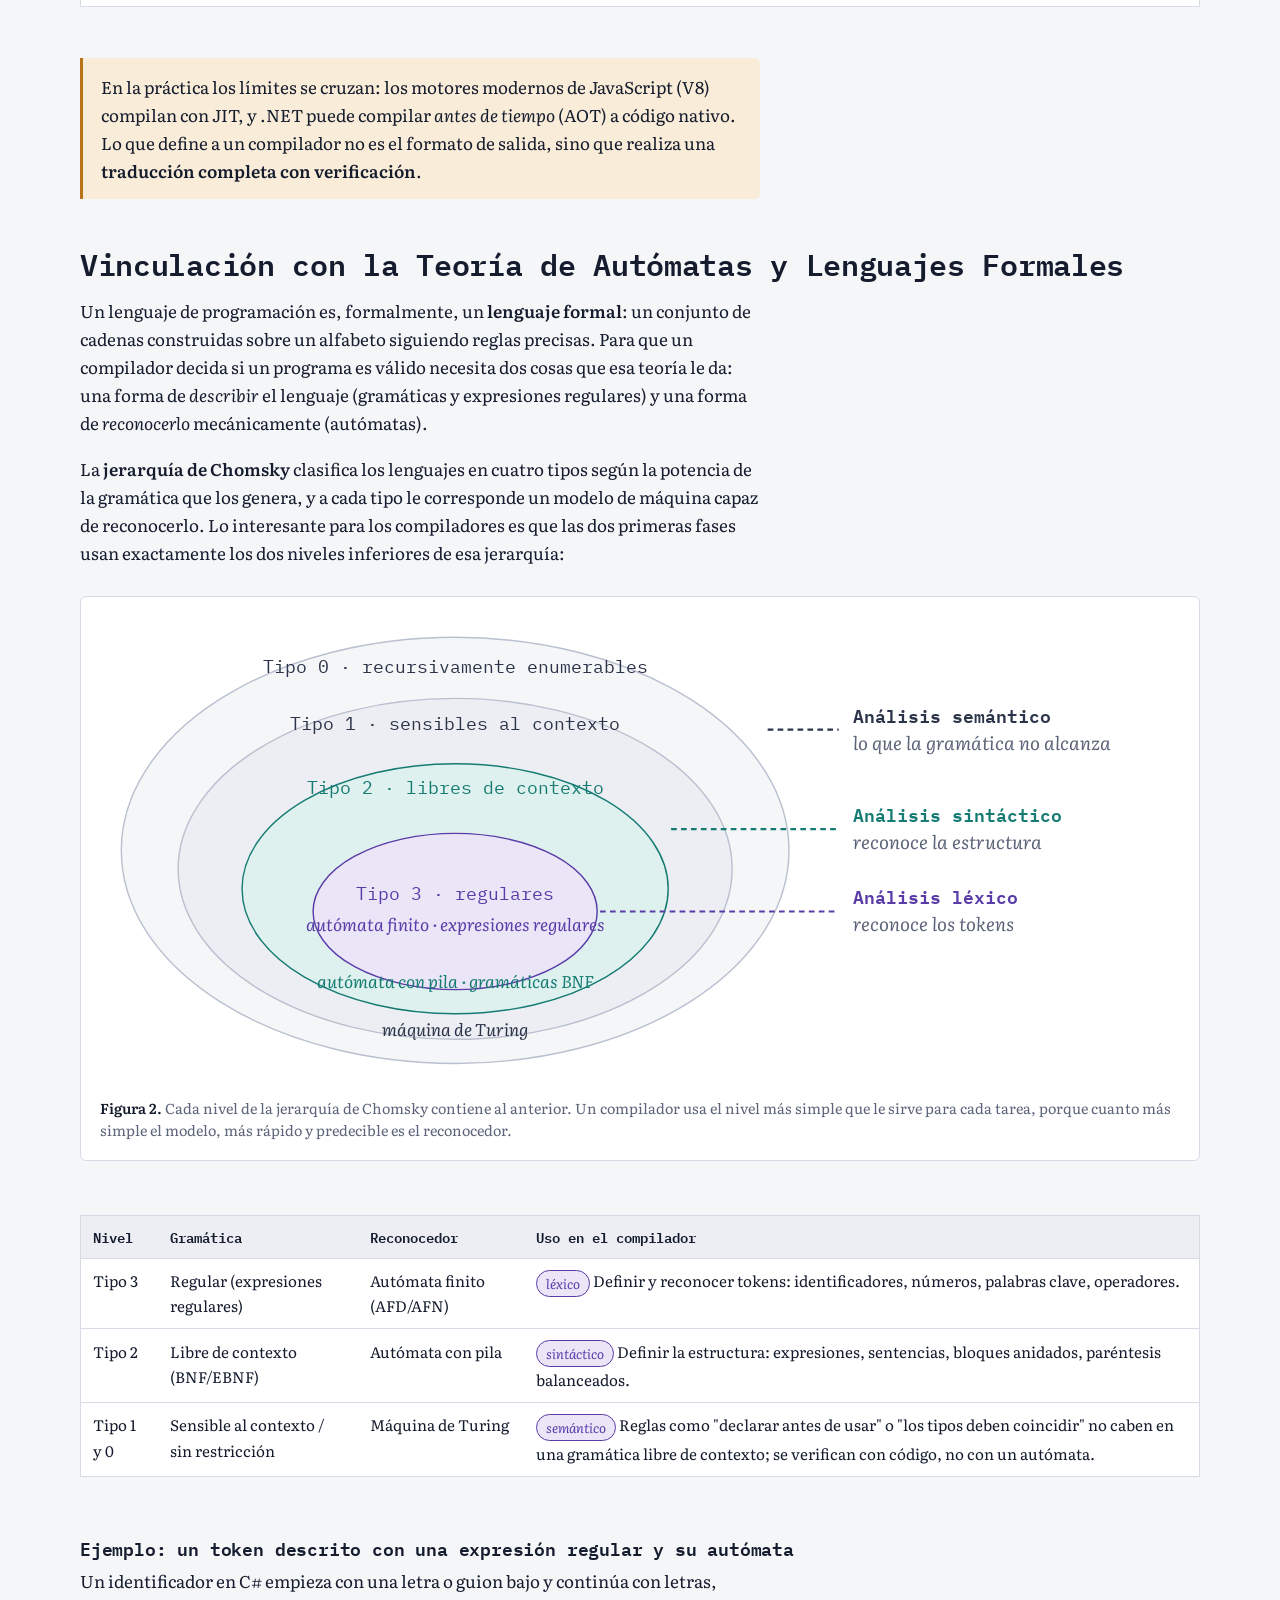
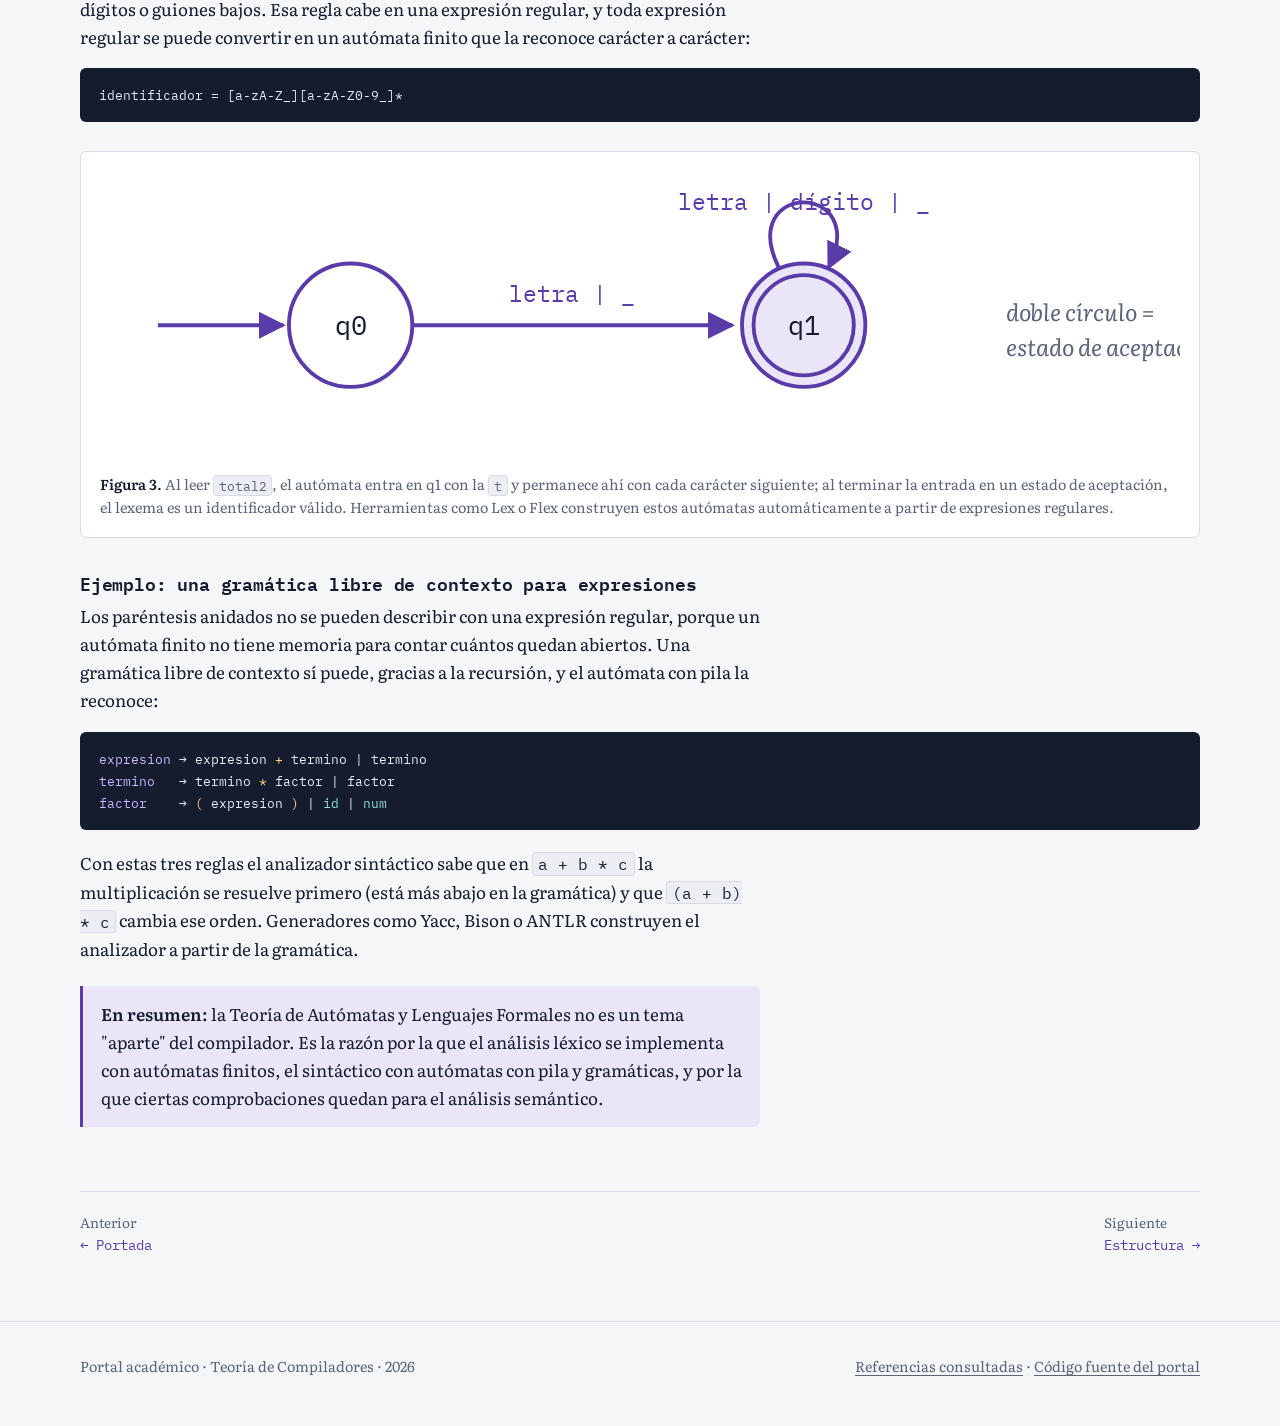
<file: compiladores.html>
<!DOCTYPE html>
<html lang="es">
<head>
<meta charset="utf-8">
<meta name="viewport" content="width=device-width, initial-scale=1">
<title>Compiladores y autómatas · Teoría de Compiladores</title>
<meta name="description" content="Qué es un compilador, en qué se diferencia de un intérprete y cómo la Teoría de Autómatas y Lenguajes Formales sustenta cada una de sus fases.">
<link rel="icon" href="data:image/svg+xml,%3Csvg xmlns='http://www.w3.org/2000/svg' viewBox='0 0 24 24' fill='none' stroke='%235a3ca8' stroke-width='2' stroke-linecap='round' stroke-linejoin='round'%3E%3Cpath d='M3 7h6l2 3-2 3H3z'/%3E%3Cpath d='M13 10h4'/%3E%3Cpath d='M15 7l3 3-3 3'/%3E%3Cpath d='M4 17h16'/%3E%3C/svg%3E">
<link rel="preconnect" href="https://fonts.googleapis.com">
<link rel="preconnect" href="https://fonts.gstatic.com" crossorigin>
<link href="https://fonts.googleapis.com/css2?family=IBM+Plex+Mono:wght@400;500;600&family=Literata:ital,opsz,wght@0,7..72,400;0,7..72,600;1,7..72,400&display=swap" rel="stylesheet">
<link rel="stylesheet" href="assets/styles.css">

</head>
<body>
<header class="site-header">
  <div class="wrap">
    <a class="brand" href="index.html"><svg viewBox="0 0 24 24" aria-hidden="true" fill="none" stroke="currentColor" stroke-width="1.8" stroke-linecap="round" stroke-linejoin="round"><path d="M3 7h6l2 3-2 3H3z"/><path d="M13 10h4"/><path d="M15 7l3 3-3 3"/><path d="M4 17h16"/></svg> Teoría de Compiladores</a>
    <button class="nav-toggle" aria-expanded="false" aria-controls="nav-principal">Menú</button>
    <nav aria-label="Secciones del portal">
      <ul class="nav" id="nav-principal">
        <li><a href="index.html">Portada</a></li>
        <li><a href="compiladores.html">Compiladores y autómatas</a></li>
        <li><a href="estructura.html">Estructura</a></li>
        <li><a href="fases.html">Fases</a></li>
        <li><a href="codigo.html">Código intermedio y final</a></li>
        <li><a href="actuales.html">Compiladores actuales</a></li>
        <li><a href="laboratorio.html">Laboratorio</a></li>
        <li><a href="glosario.html">Glosario</a></li>
        <li><a href="referencias.html">Referencias</a></li>
      </ul>
    </nav>
  </div>
</header>

<main class="wrap">
  <div class="page-head">
    <p class="kicker">Sección 1</p>
    <h1>¿Qué es un compilador y qué tiene que ver con los autómatas?</h1>
    <p class="lead">Un compilador es un traductor entre dos lenguajes. La Teoría de Autómatas y Lenguajes Formales es la matemática que explica cómo reconocer, sin ambigüedad, qué textos pertenecen a un lenguaje y cuáles no.</p>
  </div>

  <h2 class="mt-0">Definición</h2>
  <p>Un <strong>compilador</strong> es un programa que lee un programa escrito en un <em>lenguaje fuente</em> (C, C++, Java, C#, Rust…) y lo traduce a un programa equivalente en un <em>lenguaje objeto</em>, normalmente código máquina o un código intermedio como el bytecode de Java o el CIL de .NET. Mientras traduce, también tiene una segunda tarea igual de importante: <strong>detectar y reportar errores</strong> del programa fuente, con el mensaje y la ubicación más útiles posibles.</p>
  <p>La definición clásica proviene del libro de Aho, Lam, Sethi y Ullman, conocido como el <em>Dragon Book</em>, que sigue siendo la referencia principal del área (ver <a href="referencias.html">Referencias</a>).</p>

  <figure>
    <svg viewBox="0 0 760 170" role="img" aria-labelledby="fig1t">
      <title id="fig1t">Esquema de un compilador: el programa fuente entra, el compilador lo traduce y produce un programa objeto; los errores se reportan aparte.</title>
      <defs>
        <marker id="ar" viewBox="0 0 10 10" refX="9" refY="5" markerWidth="8" markerHeight="8" orient="auto-start-reverse"><path d="M0 0L10 5L0 10z" fill="#2b3449"/></marker>
      </defs>
      <rect x="20" y="55" width="170" height="60" rx="6" fill="#eceef3" stroke="#b9c0cf"/>
      <text x="105" y="80" text-anchor="middle" font-family="IBM Plex Mono, monospace" font-size="14" fill="#141c2e">programa fuente</text>
      <text x="105" y="100" text-anchor="middle" font-family="Literata, serif" font-size="12" fill="#5b6478" font-style="italic">escrito por personas</text>
      <line x1="190" y1="85" x2="270" y2="85" stroke="#2b3449" stroke-width="2" marker-end="url(#ar)"/>
      <rect x="275" y="40" width="210" height="90" rx="6" fill="#141c2e"/>
      <text x="380" y="80" text-anchor="middle" font-family="IBM Plex Mono, monospace" font-size="16" font-weight="600" fill="#fff">compilador</text>
      <text x="380" y="104" text-anchor="middle" font-family="Literata, serif" font-size="12" fill="#c7cfe0" font-style="italic">traduce y verifica</text>
      <line x1="485" y1="85" x2="565" y2="85" stroke="#2b3449" stroke-width="2" marker-end="url(#ar)"/>
      <rect x="570" y="55" width="170" height="60" rx="6" fill="#dff1ee" stroke="#167c73"/>
      <text x="655" y="80" text-anchor="middle" font-family="IBM Plex Mono, monospace" font-size="14" fill="#141c2e">programa objeto</text>
      <text x="655" y="100" text-anchor="middle" font-family="Literata, serif" font-size="12" fill="#5b6478" font-style="italic">ejecutable por la máquina</text>
      <line x1="380" y1="130" x2="380" y2="150" stroke="#b9741a" stroke-width="2" marker-end="url(#ar)" stroke-dasharray="4 3"/>
      <text x="380" y="166" text-anchor="middle" font-family="Literata, serif" font-size="12" fill="#b9741a" font-style="italic">mensajes de error</text>
    </svg>
    <figcaption><b>Figura 1.</b> Visión de caja negra de un compilador. Lo que ocurre dentro de la caja se desarrolla en <a href="estructura.html">Estructura</a> y <a href="fases.html">Fases</a>.</figcaption>
  </figure>

  <h2>Compilador, intérprete y modelos híbridos</h2>
  <p>No todos los lenguajes se traducen de la misma forma. La diferencia está en <em>cuándo</em> se hace la traducción y <em>qué</em> se entrega al usuario:</p>
  <div class="table-scroll">
  <table>
    <thead><tr><th>Modelo</th><th>Cómo trabaja</th><th>Ejemplos</th></tr></thead>
    <tbody>
      <tr><td>Compilador</td><td>Traduce todo el programa antes de ejecutarlo y produce un archivo objeto o ejecutable. La traducción se hace una sola vez; la ejecución es directa y rápida.</td><td>C, C++, Rust, Go</td></tr>
      <tr><td>Intérprete</td><td>Lee el programa fuente y lo ejecuta instrucción por instrucción, sin producir un ejecutable. Más flexible, pero más lento.</td><td>Python clásico, JavaScript clásico, shell</td></tr>
      <tr><td>Híbrido</td><td>Un compilador traduce a un <em>código intermedio</em> portable (bytecode, CIL) y una máquina virtual lo interpreta o lo compila <em>justo a tiempo</em> (JIT) a código nativo mientras el programa corre.</td><td>Java (bytecode + JVM), C# (CIL + CLR)</td></tr>
    </tbody>
  </table>
  </div>
  <div class="nota">
    <p>En la práctica los límites se cruzan: los motores modernos de JavaScript (V8) compilan con JIT, y .NET puede compilar <em>antes de tiempo</em> (AOT) a código nativo. Lo que define a un compilador no es el formato de salida, sino que realiza una <strong>traducción completa con verificación</strong>.</p>
  </div>

  <h2>Vinculación con la Teoría de Autómatas y Lenguajes Formales</h2>
  <p>Un lenguaje de programación es, formalmente, un <strong>lenguaje formal</strong>: un conjunto de cadenas construidas sobre un alfabeto siguiendo reglas precisas. Para que un compilador decida si un programa es válido necesita dos cosas que esa teoría le da: una forma de <em>describir</em> el lenguaje (gramáticas y expresiones regulares) y una forma de <em>reconocerlo</em> mecánicamente (autómatas).</p>
  <p>La <strong>jerarquía de Chomsky</strong> clasifica los lenguajes en cuatro tipos según la potencia de la gramática que los genera, y a cada tipo le corresponde un modelo de máquina capaz de reconocerlo. Lo interesante para los compiladores es que las dos primeras fases usan exactamente los dos niveles inferiores de esa jerarquía:</p>

  <figure>
    <svg viewBox="0 0 760 330" role="img" aria-labelledby="fig2t">
      <title id="fig2t">Jerarquía de Chomsky como óvalos anidados, con el autómata correspondiente a cada nivel y la fase del compilador que lo usa.</title>
      <ellipse cx="250" cy="165" rx="235" ry="150" fill="#f5f6f8" stroke="#b9c0cf"/>
      <ellipse cx="250" cy="178" rx="195" ry="120" fill="#eceef3" stroke="#b9c0cf"/>
      <ellipse cx="250" cy="192" rx="150" ry="88" fill="#dff1ee" stroke="#167c73"/>
      <ellipse cx="250" cy="208" rx="100" ry="55" fill="#ebe5f8" stroke="#5a3ca8"/>
      <text x="250" y="40" text-anchor="middle" font-family="IBM Plex Mono, monospace" font-size="13" fill="#2b3449">Tipo 0 · recursivamente enumerables</text>
      <text x="250" y="80" text-anchor="middle" font-family="IBM Plex Mono, monospace" font-size="13" fill="#2b3449">Tipo 1 · sensibles al contexto</text>
      <text x="250" y="125" text-anchor="middle" font-family="IBM Plex Mono, monospace" font-size="13" fill="#167c73">Tipo 2 · libres de contexto</text>
      <text x="250" y="200" text-anchor="middle" font-family="IBM Plex Mono, monospace" font-size="13" fill="#5a3ca8">Tipo 3 · regulares</text>
      <text x="250" y="222" text-anchor="middle" font-family="Literata, serif" font-size="12" fill="#5a3ca8" font-style="italic">autómata finito · expresiones regulares</text>
      <text x="250" y="262" text-anchor="middle" font-family="Literata, serif" font-size="12" fill="#167c73" font-style="italic">autómata con pila · gramáticas BNF</text>
      <text x="250" y="296" text-anchor="middle" font-family="Literata, serif" font-size="12" fill="#2b3449" font-style="italic">máquina de Turing</text>
      <g font-family="Literata, serif" font-size="13" fill="#141c2e">
        <line x1="352" y1="208" x2="520" y2="208" stroke="#5a3ca8" stroke-width="1.5" stroke-dasharray="4 3"/>
        <text x="530" y="203" fill="#5a3ca8" font-family="IBM Plex Mono, monospace" font-weight="600">Análisis léxico</text>
        <text x="530" y="222" font-style="italic" fill="#5b6478">reconoce los tokens</text>
        <line x1="402" y1="150" x2="520" y2="150" stroke="#167c73" stroke-width="1.5" stroke-dasharray="4 3"/>
        <text x="530" y="145" fill="#167c73" font-family="IBM Plex Mono, monospace" font-weight="600">Análisis sintáctico</text>
        <text x="530" y="164" font-style="italic" fill="#5b6478">reconoce la estructura</text>
        <line x1="470" y1="80" x2="520" y2="80" stroke="#2b3449" stroke-width="1.5" stroke-dasharray="4 3"/>
        <text x="530" y="75" fill="#2b3449" font-family="IBM Plex Mono, monospace" font-weight="600">Análisis semántico</text>
        <text x="530" y="94" font-style="italic" fill="#5b6478">lo que la gramática no alcanza</text>
      </g>
    </svg>
    <figcaption><b>Figura 2.</b> Cada nivel de la jerarquía de Chomsky contiene al anterior. Un compilador usa el nivel más simple que le sirve para cada tarea, porque cuanto más simple el modelo, más rápido y predecible es el reconocedor.</figcaption>
  </figure>

  <div class="table-scroll">
  <table>
    <thead><tr><th>Nivel</th><th>Gramática</th><th>Reconocedor</th><th>Uso en el compilador</th></tr></thead>
    <tbody>
      <tr><td>Tipo 3</td><td>Regular (expresiones regulares)</td><td>Autómata finito (AFD/AFN)</td><td><span class="fase-tag analisis">léxico</span> Definir y reconocer tokens: identificadores, números, palabras clave, operadores.</td></tr>
      <tr><td>Tipo 2</td><td>Libre de contexto (BNF/EBNF)</td><td>Autómata con pila</td><td><span class="fase-tag analisis">sintáctico</span> Definir la estructura: expresiones, sentencias, bloques anidados, paréntesis balanceados.</td></tr>
      <tr><td>Tipo 1 y 0</td><td>Sensible al contexto / sin restricción</td><td>Máquina de Turing</td><td><span class="fase-tag analisis">semántico</span> Reglas como "declarar antes de usar" o "los tipos deben coincidir" no caben en una gramática libre de contexto; se verifican con código, no con un autómata.</td></tr>
    </tbody>
  </table>
  </div>

  <h3>Ejemplo: un token descrito con una expresión regular y su autómata</h3>
  <p>Un identificador en C# empieza con una letra o guion bajo y continúa con letras, dígitos o guiones bajos. Esa regla cabe en una expresión regular, y toda expresión regular se puede convertir en un autómata finito que la reconoce carácter a carácter:</p>
  <pre><code>identificador = [a-zA-Z_][a-zA-Z0-9_]*</code></pre>
  <figure>
    <svg viewBox="0 0 560 150" role="img" aria-labelledby="fig3t">
      <title id="fig3t">Autómata finito de dos estados que reconoce identificadores: desde el estado inicial, una letra o guion bajo lleva al estado de aceptación, que se repite con letras, dígitos o guiones bajos.</title>
      <defs><marker id="ar2" viewBox="0 0 10 10" refX="9" refY="5" markerWidth="7" markerHeight="7" orient="auto-start-reverse"><path d="M0 0L10 5L0 10z" fill="#5a3ca8"/></marker></defs>
      <line x1="30" y1="80" x2="95" y2="80" stroke="#5a3ca8" stroke-width="2" marker-end="url(#ar2)"/>
      <circle cx="130" cy="80" r="32" fill="#fff" stroke="#5a3ca8" stroke-width="2"/>
      <text x="130" y="85" text-anchor="middle" font-family="IBM Plex Mono, monospace" font-size="14" fill="#141c2e">q0</text>
      <line x1="162" y1="80" x2="328" y2="80" stroke="#5a3ca8" stroke-width="2" marker-end="url(#ar2)"/>
      <text x="245" y="68" text-anchor="middle" font-family="IBM Plex Mono, monospace" font-size="12" fill="#5a3ca8">letra | _</text>
      <circle cx="365" cy="80" r="32" fill="#ebe5f8" stroke="#5a3ca8" stroke-width="2"/>
      <circle cx="365" cy="80" r="26" fill="none" stroke="#5a3ca8" stroke-width="2"/>
      <text x="365" y="85" text-anchor="middle" font-family="IBM Plex Mono, monospace" font-size="14" fill="#141c2e">q1</text>
      <path d="M352 50 C 330 5, 400 5, 378 50" fill="none" stroke="#5a3ca8" stroke-width="2" marker-end="url(#ar2)"/>
      <text x="365" y="20" text-anchor="middle" font-family="IBM Plex Mono, monospace" font-size="12" fill="#5a3ca8">letra | dígito | _</text>
      <text x="470" y="78" font-family="Literata, serif" font-size="12" fill="#5b6478" font-style="italic">doble círculo =</text>
      <text x="470" y="96" font-family="Literata, serif" font-size="12" fill="#5b6478" font-style="italic">estado de aceptación</text>
    </svg>
    <figcaption><b>Figura 3.</b> Al leer <code>total2</code>, el autómata entra en q1 con la <code>t</code> y permanece ahí con cada carácter siguiente; al terminar la entrada en un estado de aceptación, el lexema es un identificador válido. Herramientas como Lex o Flex construyen estos autómatas automáticamente a partir de expresiones regulares.</figcaption>
  </figure>

  <h3>Ejemplo: una gramática libre de contexto para expresiones</h3>
  <p>Los paréntesis anidados no se pueden describir con una expresión regular, porque un autómata finito no tiene memoria para contar cuántos quedan abiertos. Una gramática libre de contexto sí puede, gracias a la recursión, y el autómata con pila la reconoce:</p>
  <pre><code><span class="k">expresion</span> → expresion <span class="n">+</span> termino | termino
<span class="k">termino</span>   → termino <span class="n">*</span> factor | factor
<span class="k">factor</span>    → <span class="n">(</span> expresion <span class="n">)</span> | <span class="t">id</span> | <span class="t">num</span></code></pre>
  <p>Con estas tres reglas el analizador sintáctico sabe que en <code>a + b * c</code> la multiplicación se resuelve primero (está más abajo en la gramática) y que <code>(a + b) * c</code> cambia ese orden. Generadores como Yacc, Bison o ANTLR construyen el analizador a partir de la gramática.</p>

  <div class="nota analisis">
    <p><strong>En resumen:</strong> la Teoría de Autómatas y Lenguajes Formales no es un tema "aparte" del compilador. Es la razón por la que el análisis léxico se implementa con autómatas finitos, el sintáctico con autómatas con pila y gramáticas, y por la que ciertas comprobaciones quedan para el análisis semántico.</p>
  </div>

  <nav class="pager" aria-label="Navegación entre secciones">
<a href="index.html"><span>Anterior</span>← Portada</a>
<a href="estructura.html"><span>Siguiente</span>Estructura →</a>
</nav>
</main>


<footer class="site-footer">
  <div class="wrap">
    <div>Portal académico · Teoría de Compiladores · <span data-anio></span></div>
    <div><a href="referencias.html">Referencias consultadas</a> · <a href="https://github.com/Yansel17/teoria-compiladores">Código fuente del portal</a></div>
  </div>
</footer>
<script src="assets/site.js"></script>

</body>
</html>
</file>
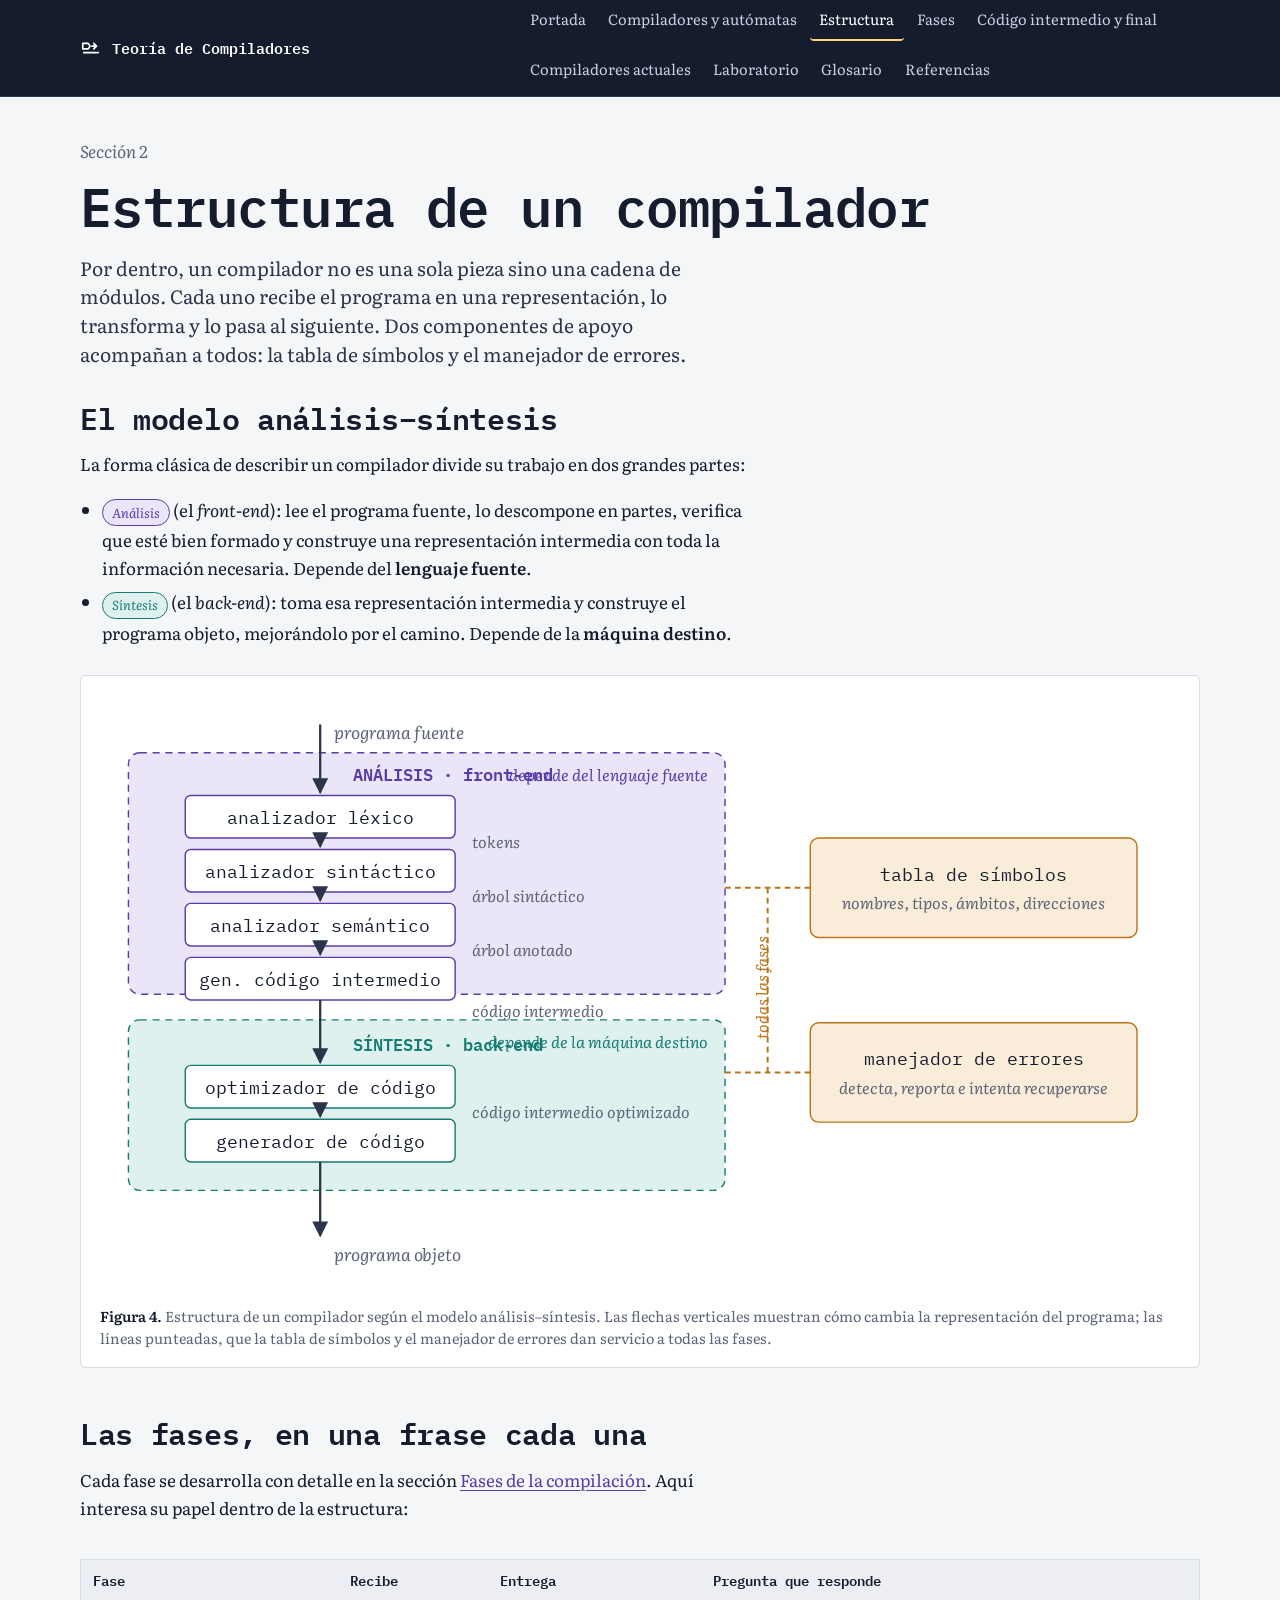
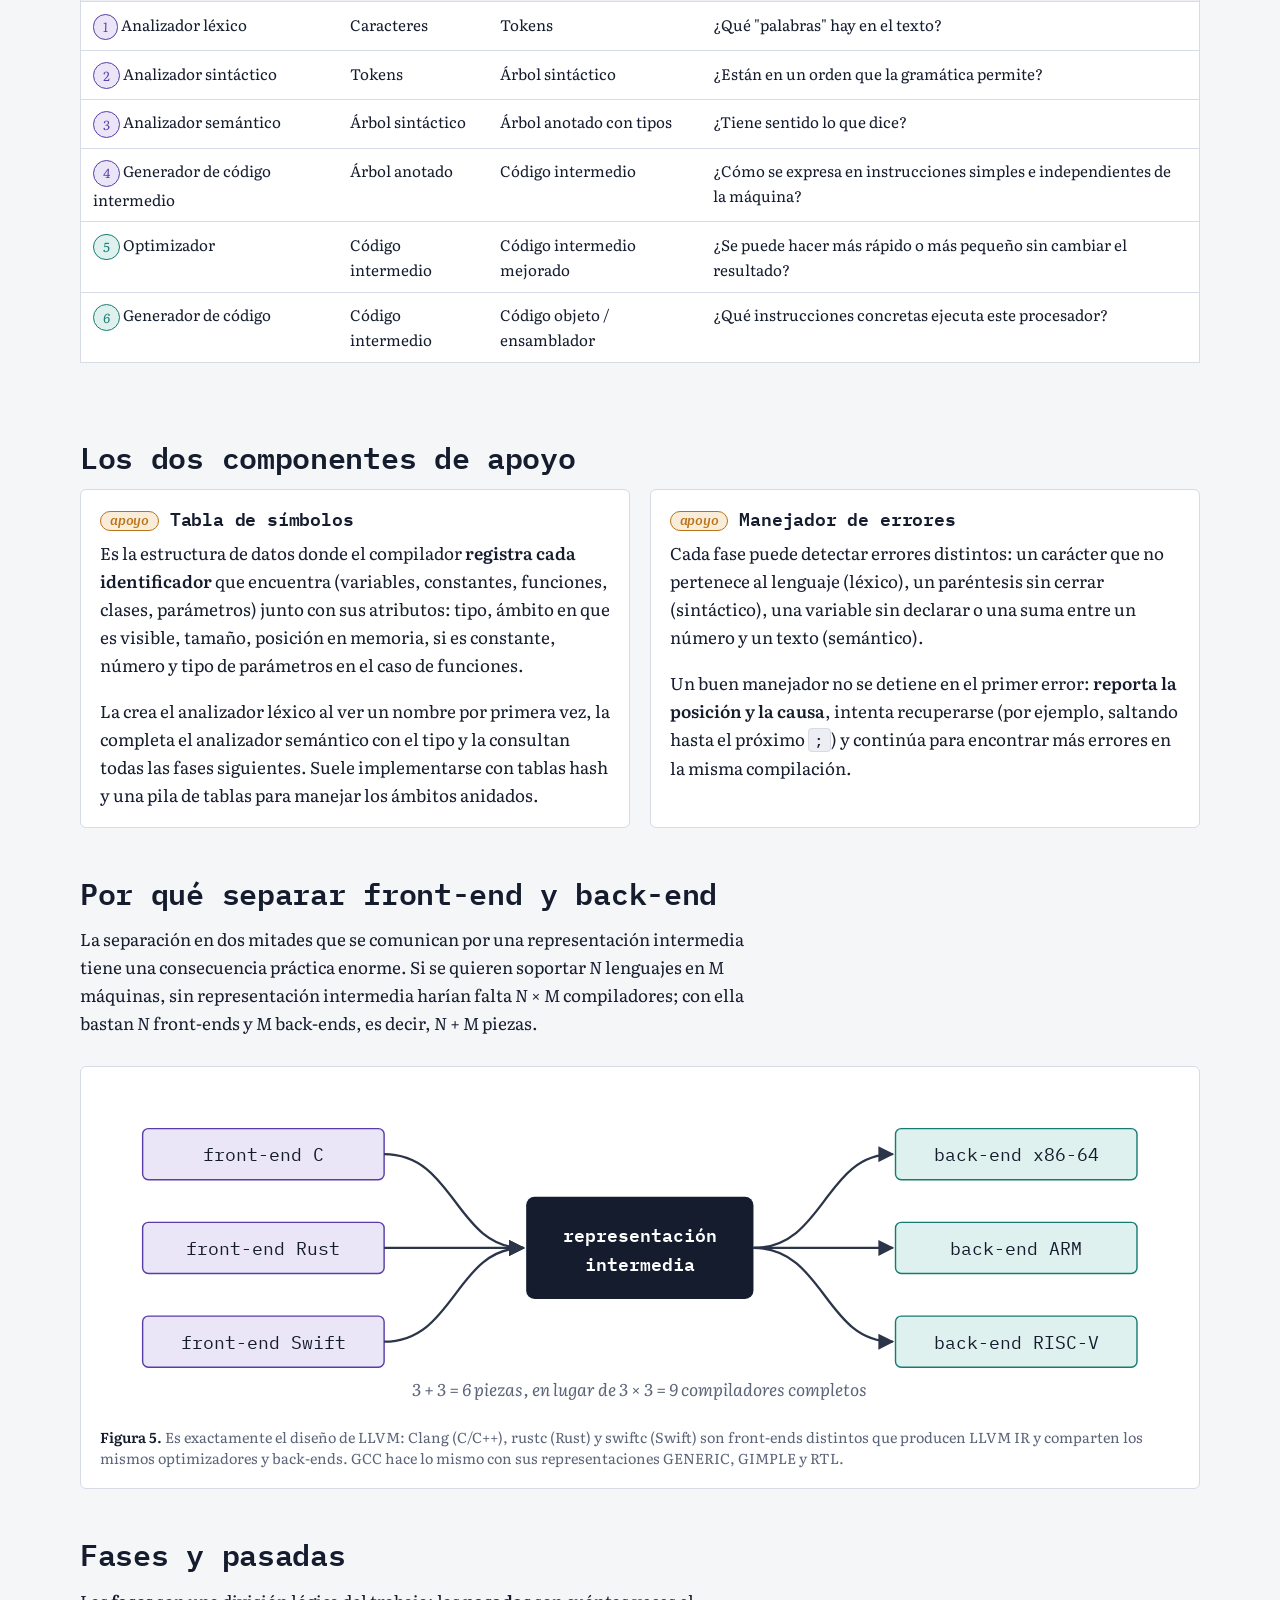
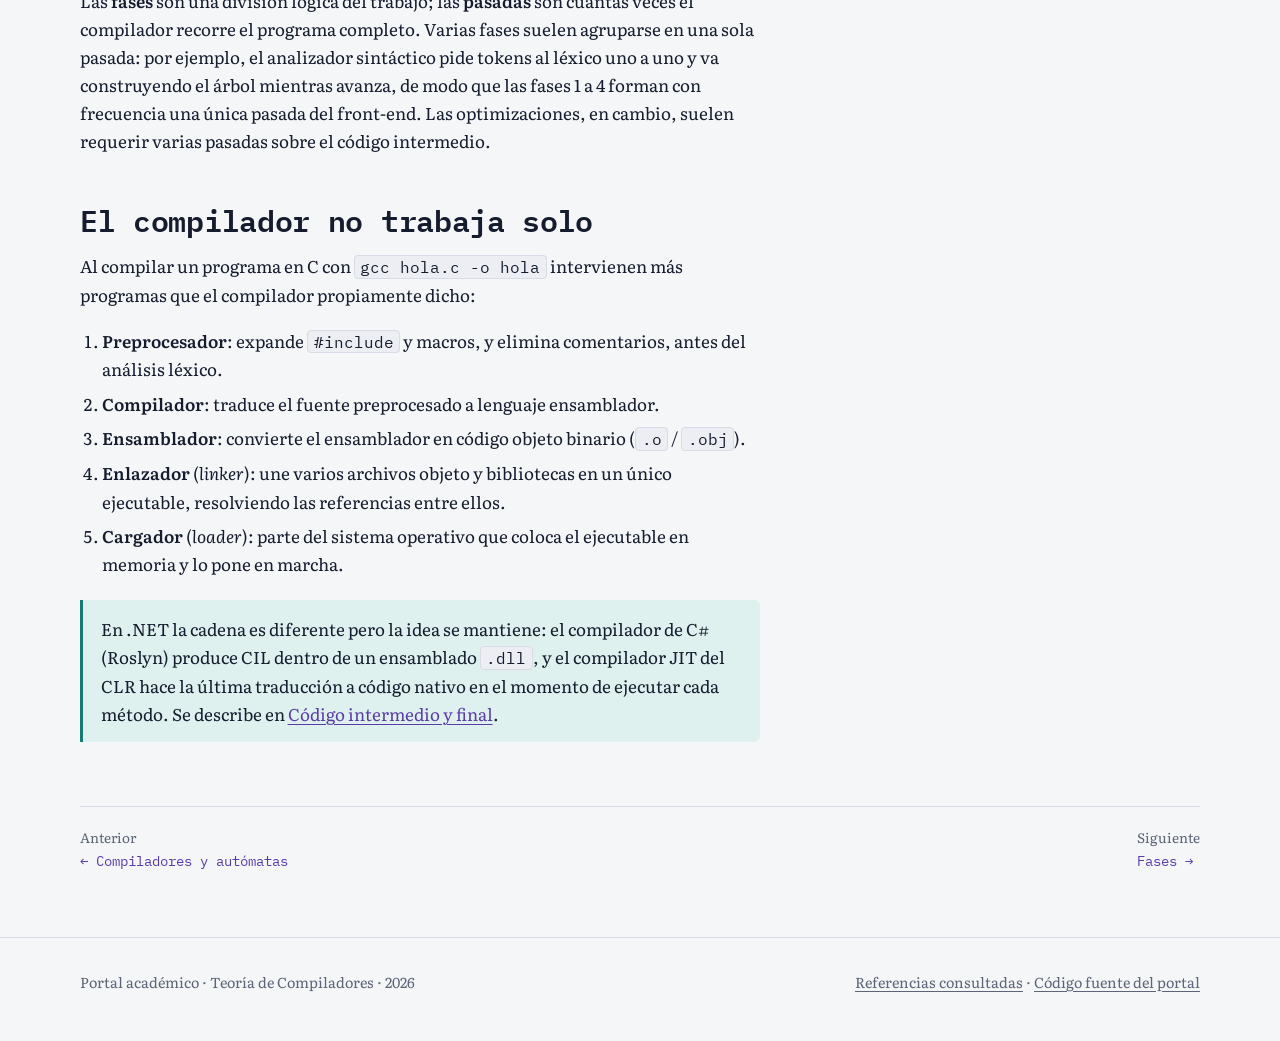
<file: estructura.html>
<!DOCTYPE html>
<html lang="es">
<head>
<meta charset="utf-8">
<meta name="viewport" content="width=device-width, initial-scale=1">
<title>Estructura de un compilador · Teoría de Compiladores</title>
<meta name="description" content="El modelo análisis–síntesis, el front-end y el back-end, la tabla de símbolos, el manejador de errores y la cadena de herramientas que rodea al compilador.">
<link rel="icon" href="data:image/svg+xml,%3Csvg xmlns='http://www.w3.org/2000/svg' viewBox='0 0 24 24' fill='none' stroke='%235a3ca8' stroke-width='2' stroke-linecap='round' stroke-linejoin='round'%3E%3Cpath d='M3 7h6l2 3-2 3H3z'/%3E%3Cpath d='M13 10h4'/%3E%3Cpath d='M15 7l3 3-3 3'/%3E%3Cpath d='M4 17h16'/%3E%3C/svg%3E">
<link rel="preconnect" href="https://fonts.googleapis.com">
<link rel="preconnect" href="https://fonts.gstatic.com" crossorigin>
<link href="https://fonts.googleapis.com/css2?family=IBM+Plex+Mono:wght@400;500;600&family=Literata:ital,opsz,wght@0,7..72,400;0,7..72,600;1,7..72,400&display=swap" rel="stylesheet">
<link rel="stylesheet" href="assets/styles.css">

</head>
<body>
<header class="site-header">
  <div class="wrap">
    <a class="brand" href="index.html"><svg viewBox="0 0 24 24" aria-hidden="true" fill="none" stroke="currentColor" stroke-width="1.8" stroke-linecap="round" stroke-linejoin="round"><path d="M3 7h6l2 3-2 3H3z"/><path d="M13 10h4"/><path d="M15 7l3 3-3 3"/><path d="M4 17h16"/></svg> Teoría de Compiladores</a>
    <button class="nav-toggle" aria-expanded="false" aria-controls="nav-principal">Menú</button>
    <nav aria-label="Secciones del portal">
      <ul class="nav" id="nav-principal">
        <li><a href="index.html">Portada</a></li>
        <li><a href="compiladores.html">Compiladores y autómatas</a></li>
        <li><a href="estructura.html">Estructura</a></li>
        <li><a href="fases.html">Fases</a></li>
        <li><a href="codigo.html">Código intermedio y final</a></li>
        <li><a href="actuales.html">Compiladores actuales</a></li>
        <li><a href="laboratorio.html">Laboratorio</a></li>
        <li><a href="glosario.html">Glosario</a></li>
        <li><a href="referencias.html">Referencias</a></li>
      </ul>
    </nav>
  </div>
</header>

<main class="wrap">
  <div class="page-head">
    <p class="kicker">Sección 2</p>
    <h1>Estructura de un compilador</h1>
    <p class="lead">Por dentro, un compilador no es una sola pieza sino una cadena de módulos. Cada uno recibe el programa en una representación, lo transforma y lo pasa al siguiente. Dos componentes de apoyo acompañan a todos: la tabla de símbolos y el manejador de errores.</p>
  </div>

  <h2 class="mt-0">El modelo análisis–síntesis</h2>
  <p>La forma clásica de describir un compilador divide su trabajo en dos grandes partes:</p>
  <ul>
    <li><span class="fase-tag analisis">Análisis</span> (el <em>front-end</em>): lee el programa fuente, lo descompone en partes, verifica que esté bien formado y construye una representación intermedia con toda la información necesaria. Depende del <strong>lenguaje fuente</strong>.</li>
    <li><span class="fase-tag sintesis">Síntesis</span> (el <em>back-end</em>): toma esa representación intermedia y construye el programa objeto, mejorándolo por el camino. Depende de la <strong>máquina destino</strong>.</li>
  </ul>

  <figure>
    <svg viewBox="0 0 760 420" role="img" aria-labelledby="fig4t">
      <title id="fig4t">Diagrama de bloques de un compilador: seis fases en columna, de analizador léxico a generador de código, agrupadas en análisis y síntesis; a un lado, la tabla de símbolos y el manejador de errores conectados con todas las fases.</title>
      <defs><marker id="ar3" viewBox="0 0 10 10" refX="9" refY="5" markerWidth="7" markerHeight="7" orient="auto-start-reverse"><path d="M0 0L10 5L0 10z" fill="#2b3449"/></marker></defs>
      <!-- agrupaciones -->
      <rect x="20" y="40" width="420" height="170" rx="8" fill="#ebe5f8" stroke="#5a3ca8" stroke-dasharray="5 4"/>
      <text x="428" y="60" text-anchor="end" font-family="Literata, serif" font-size="11" font-style="italic" fill="#5a3ca8">depende del lenguaje fuente</text>
      <text x="178" y="60" font-family="IBM Plex Mono, monospace" font-size="12" font-weight="600" fill="#5a3ca8">ANÁLISIS · front-end</text>
      <rect x="20" y="228" width="420" height="120" rx="8" fill="#dff1ee" stroke="#167c73" stroke-dasharray="5 4"/>
      <text x="428" y="248" text-anchor="end" font-family="Literata, serif" font-size="11" font-style="italic" fill="#167c73">depende de la máquina destino</text>
      <text x="178" y="250" font-family="IBM Plex Mono, monospace" font-size="12" font-weight="600" fill="#167c73">SÍNTESIS · back-end</text>
      <!-- fases -->
      <g font-family="IBM Plex Mono, monospace" font-size="13" fill="#141c2e">
        <rect x="60" y="70" width="190" height="30" rx="4" fill="#fff" stroke="#5a3ca8"/><text x="155" y="90" text-anchor="middle">analizador léxico</text>
        <rect x="60" y="108" width="190" height="30" rx="4" fill="#fff" stroke="#5a3ca8"/><text x="155" y="128" text-anchor="middle">analizador sintáctico</text>
        <rect x="60" y="146" width="190" height="30" rx="4" fill="#fff" stroke="#5a3ca8"/><text x="155" y="166" text-anchor="middle">analizador semántico</text>
        <rect x="60" y="184" width="190" height="30" rx="4" fill="#fff" stroke="#5a3ca8"/><text x="155" y="204" text-anchor="middle">gen. código intermedio</text>
        <rect x="60" y="260" width="190" height="30" rx="4" fill="#fff" stroke="#167c73"/><text x="155" y="280" text-anchor="middle">optimizador de código</text>
        <rect x="60" y="298" width="190" height="30" rx="4" fill="#fff" stroke="#167c73"/><text x="155" y="318" text-anchor="middle">generador de código</text>
      </g>
      <!-- flujo -->
      <g stroke="#2b3449" stroke-width="1.6" marker-end="url(#ar3)">
        <line x1="155" y1="20" x2="155" y2="68"/>
        <line x1="155" y1="100" x2="155" y2="106"/>
        <line x1="155" y1="138" x2="155" y2="144"/>
        <line x1="155" y1="176" x2="155" y2="182"/>
        <line x1="155" y1="214" x2="155" y2="258"/>
        <line x1="155" y1="290" x2="155" y2="296"/>
        <line x1="155" y1="328" x2="155" y2="380"/>
      </g>
      <text x="165" y="30" font-family="Literata, serif" font-size="12" fill="#5b6478" font-style="italic">programa fuente</text>
      <text x="165" y="398" font-family="Literata, serif" font-size="12" fill="#5b6478" font-style="italic">programa objeto</text>
      <!-- representaciones intermedias (derecha de las flechas) -->
      <g font-family="Literata, serif" font-size="11" fill="#5b6478" font-style="italic">
        <text x="262" y="107">tokens</text>
        <text x="262" y="145">árbol sintáctico</text>
        <text x="262" y="183">árbol anotado</text>
        <text x="262" y="226">código intermedio</text>
        <text x="262" y="297">código intermedio optimizado</text>
      </g>
      <!-- apoyo -->
      <rect x="500" y="100" width="230" height="70" rx="6" fill="#f9ecd8" stroke="#b9741a"/>
      <text x="615" y="130" text-anchor="middle" font-family="IBM Plex Mono, monospace" font-size="13" fill="#141c2e">tabla de símbolos</text>
      <text x="615" y="150" text-anchor="middle" font-family="Literata, serif" font-size="11" fill="#5b6478" font-style="italic">nombres, tipos, ámbitos, direcciones</text>
      <rect x="500" y="230" width="230" height="70" rx="6" fill="#f9ecd8" stroke="#b9741a"/>
      <text x="615" y="260" text-anchor="middle" font-family="IBM Plex Mono, monospace" font-size="13" fill="#141c2e">manejador de errores</text>
      <text x="615" y="280" text-anchor="middle" font-family="Literata, serif" font-size="11" fill="#5b6478" font-style="italic">detecta, reporta e intenta recuperarse</text>
      <g stroke="#b9741a" stroke-width="1.4" stroke-dasharray="4 3" fill="none">
        <path d="M440 135 L500 135"/>
        <path d="M440 265 L500 265"/>
        <path d="M470 135 L470 265"/>
      </g>
      <text x="470" y="205" text-anchor="middle" font-family="Literata, serif" font-size="11" fill="#b9741a" font-style="italic" transform="rotate(-90 470 205)">todas las fases</text>
    </svg>
    <figcaption><b>Figura 4.</b> Estructura de un compilador según el modelo análisis–síntesis. Las flechas verticales muestran cómo cambia la representación del programa; las líneas punteadas, que la tabla de símbolos y el manejador de errores dan servicio a todas las fases.</figcaption>
  </figure>

  <h2>Las fases, en una frase cada una</h2>
  <p>Cada fase se desarrolla con detalle en la sección <a href="fases.html">Fases de la compilación</a>. Aquí interesa su papel dentro de la estructura:</p>
  <div class="table-scroll">
  <table>
    <thead><tr><th>Fase</th><th>Recibe</th><th>Entrega</th><th>Pregunta que responde</th></tr></thead>
    <tbody>
      <tr><td><span class="fase-tag analisis">1</span> Analizador léxico</td><td>Caracteres</td><td>Tokens</td><td>¿Qué "palabras" hay en el texto?</td></tr>
      <tr><td><span class="fase-tag analisis">2</span> Analizador sintáctico</td><td>Tokens</td><td>Árbol sintáctico</td><td>¿Están en un orden que la gramática permite?</td></tr>
      <tr><td><span class="fase-tag analisis">3</span> Analizador semántico</td><td>Árbol sintáctico</td><td>Árbol anotado con tipos</td><td>¿Tiene sentido lo que dice?</td></tr>
      <tr><td><span class="fase-tag analisis">4</span> Generador de código intermedio</td><td>Árbol anotado</td><td>Código intermedio</td><td>¿Cómo se expresa en instrucciones simples e independientes de la máquina?</td></tr>
      <tr><td><span class="fase-tag sintesis">5</span> Optimizador</td><td>Código intermedio</td><td>Código intermedio mejorado</td><td>¿Se puede hacer más rápido o más pequeño sin cambiar el resultado?</td></tr>
      <tr><td><span class="fase-tag sintesis">6</span> Generador de código</td><td>Código intermedio</td><td>Código objeto / ensamblador</td><td>¿Qué instrucciones concretas ejecuta este procesador?</td></tr>
    </tbody>
  </table>
  </div>

  <h2>Los dos componentes de apoyo</h2>
  <div class="grid-2">
    <div class="panel">
      <h3><span class="fase-tag apoyo">apoyo</span> Tabla de símbolos</h3>
      <p>Es la estructura de datos donde el compilador <strong>registra cada identificador</strong> que encuentra (variables, constantes, funciones, clases, parámetros) junto con sus atributos: tipo, ámbito en que es visible, tamaño, posición en memoria, si es constante, número y tipo de parámetros en el caso de funciones.</p>
      <p>La crea el analizador léxico al ver un nombre por primera vez, la completa el analizador semántico con el tipo y la consultan todas las fases siguientes. Suele implementarse con tablas hash y una pila de tablas para manejar los ámbitos anidados.</p>
    </div>
    <div class="panel">
      <h3><span class="fase-tag apoyo">apoyo</span> Manejador de errores</h3>
      <p>Cada fase puede detectar errores distintos: un carácter que no pertenece al lenguaje (léxico), un paréntesis sin cerrar (sintáctico), una variable sin declarar o una suma entre un número y un texto (semántico).</p>
      <p>Un buen manejador no se detiene en el primer error: <strong>reporta la posición y la causa</strong>, intenta recuperarse (por ejemplo, saltando hasta el próximo <code>;</code>) y continúa para encontrar más errores en la misma compilación.</p>
    </div>
  </div>

  <h2>Por qué separar front-end y back-end</h2>
  <p>La separación en dos mitades que se comunican por una representación intermedia tiene una consecuencia práctica enorme. Si se quieren soportar <em>N</em> lenguajes en <em>M</em> máquinas, sin representación intermedia harían falta <em>N × M</em> compiladores; con ella bastan <em>N</em> front-ends y <em>M</em> back-ends, es decir, <em>N + M</em> piezas.</p>
  <figure>
    <svg viewBox="0 0 760 230" role="img" aria-labelledby="fig5t">
      <title id="fig5t">Tres front-ends (C, Rust, Swift) producen una misma representación intermedia, de la que tres back-ends generan código para x86-64, ARM y RISC-V.</title>
      <defs><marker id="ar4" viewBox="0 0 10 10" refX="9" refY="5" markerWidth="7" markerHeight="7" orient="auto-start-reverse"><path d="M0 0L10 5L0 10z" fill="#2b3449"/></marker></defs>
      <g font-family="IBM Plex Mono, monospace" font-size="13" fill="#141c2e">
        <rect x="30" y="30" width="170" height="36" rx="4" fill="#ebe5f8" stroke="#5a3ca8"/><text x="115" y="53" text-anchor="middle">front-end C</text>
        <rect x="30" y="96" width="170" height="36" rx="4" fill="#ebe5f8" stroke="#5a3ca8"/><text x="115" y="119" text-anchor="middle">front-end Rust</text>
        <rect x="30" y="162" width="170" height="36" rx="4" fill="#ebe5f8" stroke="#5a3ca8"/><text x="115" y="185" text-anchor="middle">front-end Swift</text>
        <rect x="300" y="78" width="160" height="72" rx="6" fill="#141c2e"/><text x="380" y="110" text-anchor="middle" fill="#fff" font-weight="600">representación</text><text x="380" y="130" text-anchor="middle" fill="#fff" font-weight="600">intermedia</text>
        <rect x="560" y="30" width="170" height="36" rx="4" fill="#dff1ee" stroke="#167c73"/><text x="645" y="53" text-anchor="middle">back-end x86-64</text>
        <rect x="560" y="96" width="170" height="36" rx="4" fill="#dff1ee" stroke="#167c73"/><text x="645" y="119" text-anchor="middle">back-end ARM</text>
        <rect x="560" y="162" width="170" height="36" rx="4" fill="#dff1ee" stroke="#167c73"/><text x="645" y="185" text-anchor="middle">back-end RISC-V</text>
      </g>
      <g stroke="#2b3449" stroke-width="1.6" fill="none" marker-end="url(#ar4)">
        <path d="M200 48 C 250 48, 250 114, 298 114"/>
        <path d="M200 114 L 298 114"/>
        <path d="M200 180 C 250 180, 250 114, 298 114"/>
        <path d="M460 114 C 510 114, 510 48, 558 48"/>
        <path d="M460 114 L 558 114"/>
        <path d="M460 114 C 510 114, 510 180, 558 180"/>
      </g>
      <text x="380" y="218" text-anchor="middle" font-family="Literata, serif" font-size="12" fill="#5b6478" font-style="italic">3 + 3 = 6 piezas, en lugar de 3 × 3 = 9 compiladores completos</text>
    </svg>
    <figcaption><b>Figura 5.</b> Es exactamente el diseño de LLVM: Clang (C/C++), rustc (Rust) y swiftc (Swift) son front-ends distintos que producen LLVM IR y comparten los mismos optimizadores y back-ends. GCC hace lo mismo con sus representaciones GENERIC, GIMPLE y RTL.</figcaption>
  </figure>

  <h2>Fases y pasadas</h2>
  <p>Las <strong>fases</strong> son una división lógica del trabajo; las <strong>pasadas</strong> son cuántas veces el compilador recorre el programa completo. Varias fases suelen agruparse en una sola pasada: por ejemplo, el analizador sintáctico pide tokens al léxico uno a uno y va construyendo el árbol mientras avanza, de modo que las fases 1 a 4 forman con frecuencia una única pasada del front-end. Las optimizaciones, en cambio, suelen requerir varias pasadas sobre el código intermedio.</p>

  <h2>El compilador no trabaja solo</h2>
  <p>Al compilar un programa en C con <code>gcc hola.c -o hola</code> intervienen más programas que el compilador propiamente dicho:</p>
  <ol>
    <li><strong>Preprocesador</strong>: expande <code>#include</code> y macros, y elimina comentarios, antes del análisis léxico.</li>
    <li><strong>Compilador</strong>: traduce el fuente preprocesado a lenguaje ensamblador.</li>
    <li><strong>Ensamblador</strong>: convierte el ensamblador en código objeto binario (<code>.o</code> / <code>.obj</code>).</li>
    <li><strong>Enlazador</strong> (<em>linker</em>): une varios archivos objeto y bibliotecas en un único ejecutable, resolviendo las referencias entre ellos.</li>
    <li><strong>Cargador</strong> (<em>loader</em>): parte del sistema operativo que coloca el ejecutable en memoria y lo pone en marcha.</li>
  </ol>
  <div class="nota sintesis">
    <p>En .NET la cadena es diferente pero la idea se mantiene: el compilador de C# (Roslyn) produce CIL dentro de un ensamblado <code>.dll</code>, y el compilador JIT del CLR hace la última traducción a código nativo en el momento de ejecutar cada método. Se describe en <a href="codigo.html">Código intermedio y final</a>.</p>
  </div>

  <nav class="pager" aria-label="Navegación entre secciones">
<a href="compiladores.html"><span>Anterior</span>← Compiladores y autómatas</a>
<a href="fases.html"><span>Siguiente</span>Fases →</a>
</nav>
</main>


<footer class="site-footer">
  <div class="wrap">
    <div>Portal académico · Teoría de Compiladores · <span data-anio></span></div>
    <div><a href="referencias.html">Referencias consultadas</a> · <a href="https://github.com/Yansel17/teoria-compiladores">Código fuente del portal</a></div>
  </div>
</footer>
<script src="assets/site.js"></script>

</body>
</html>
</file>
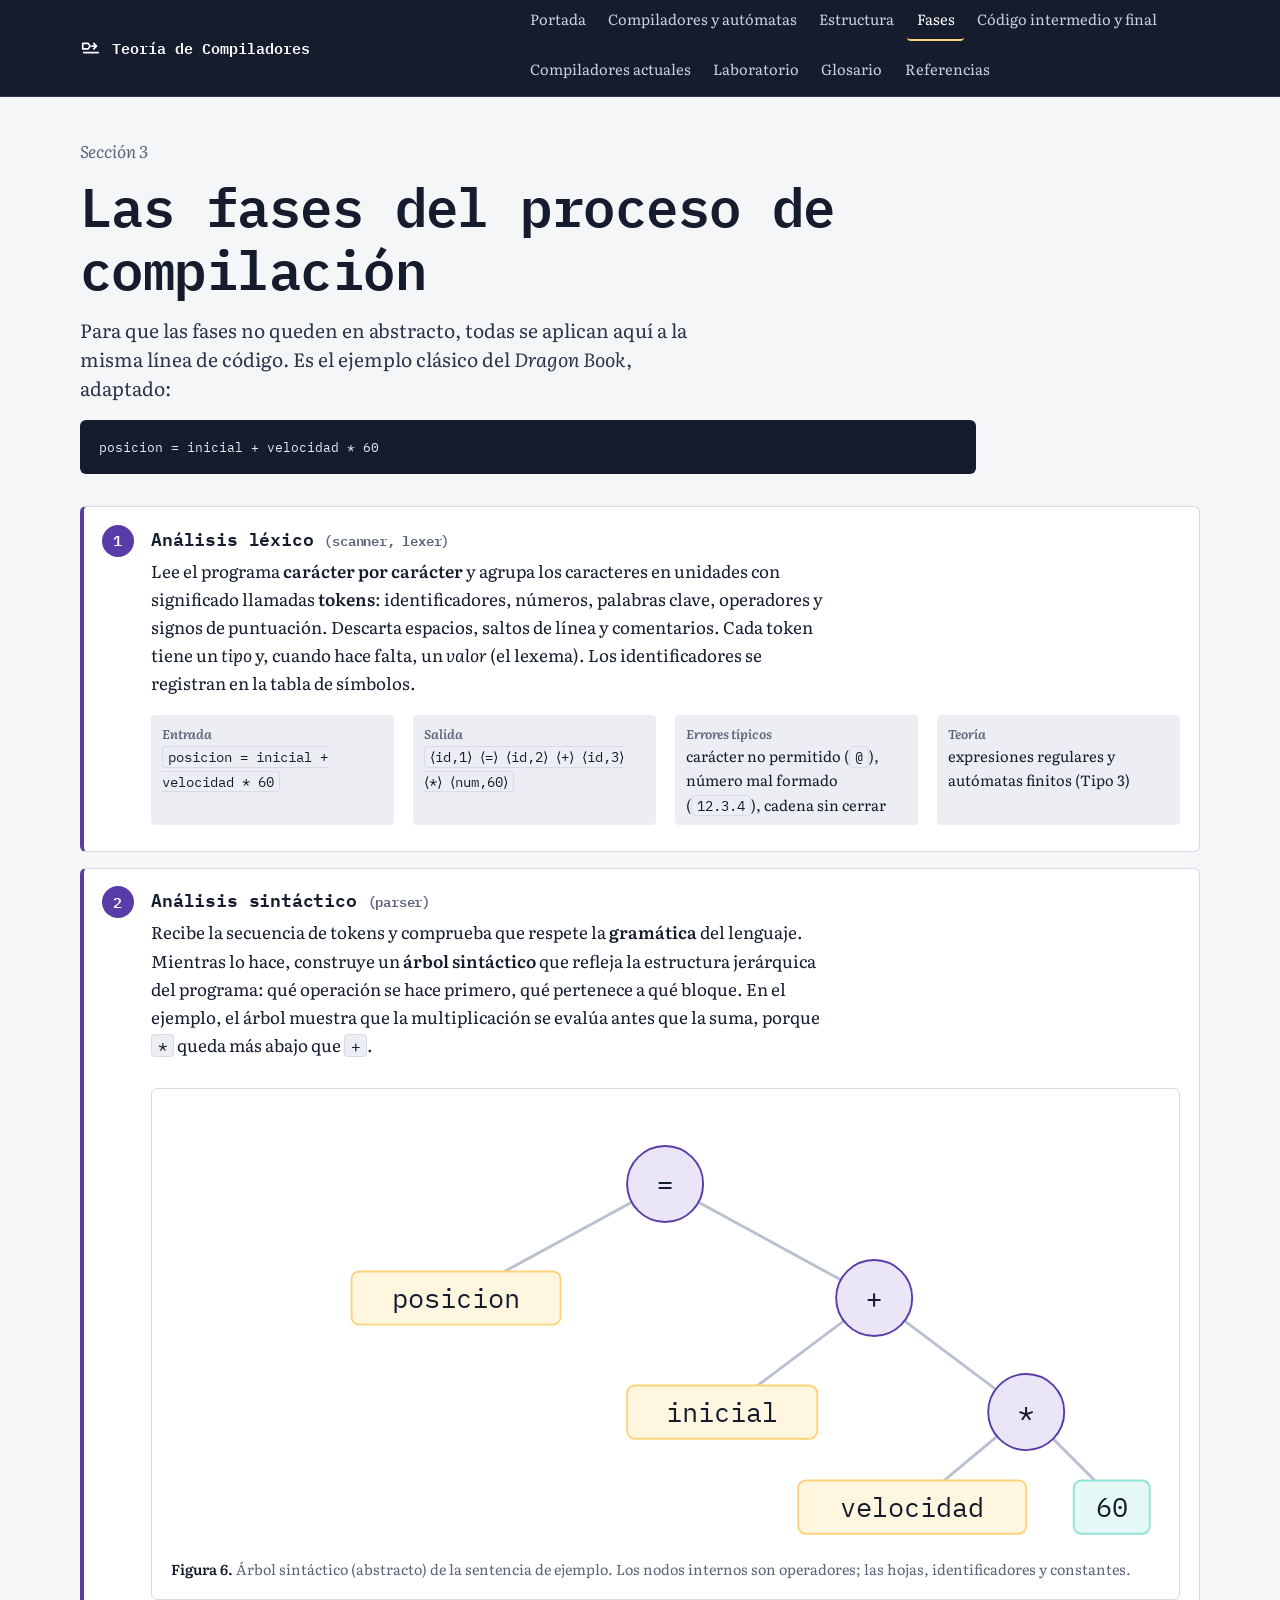
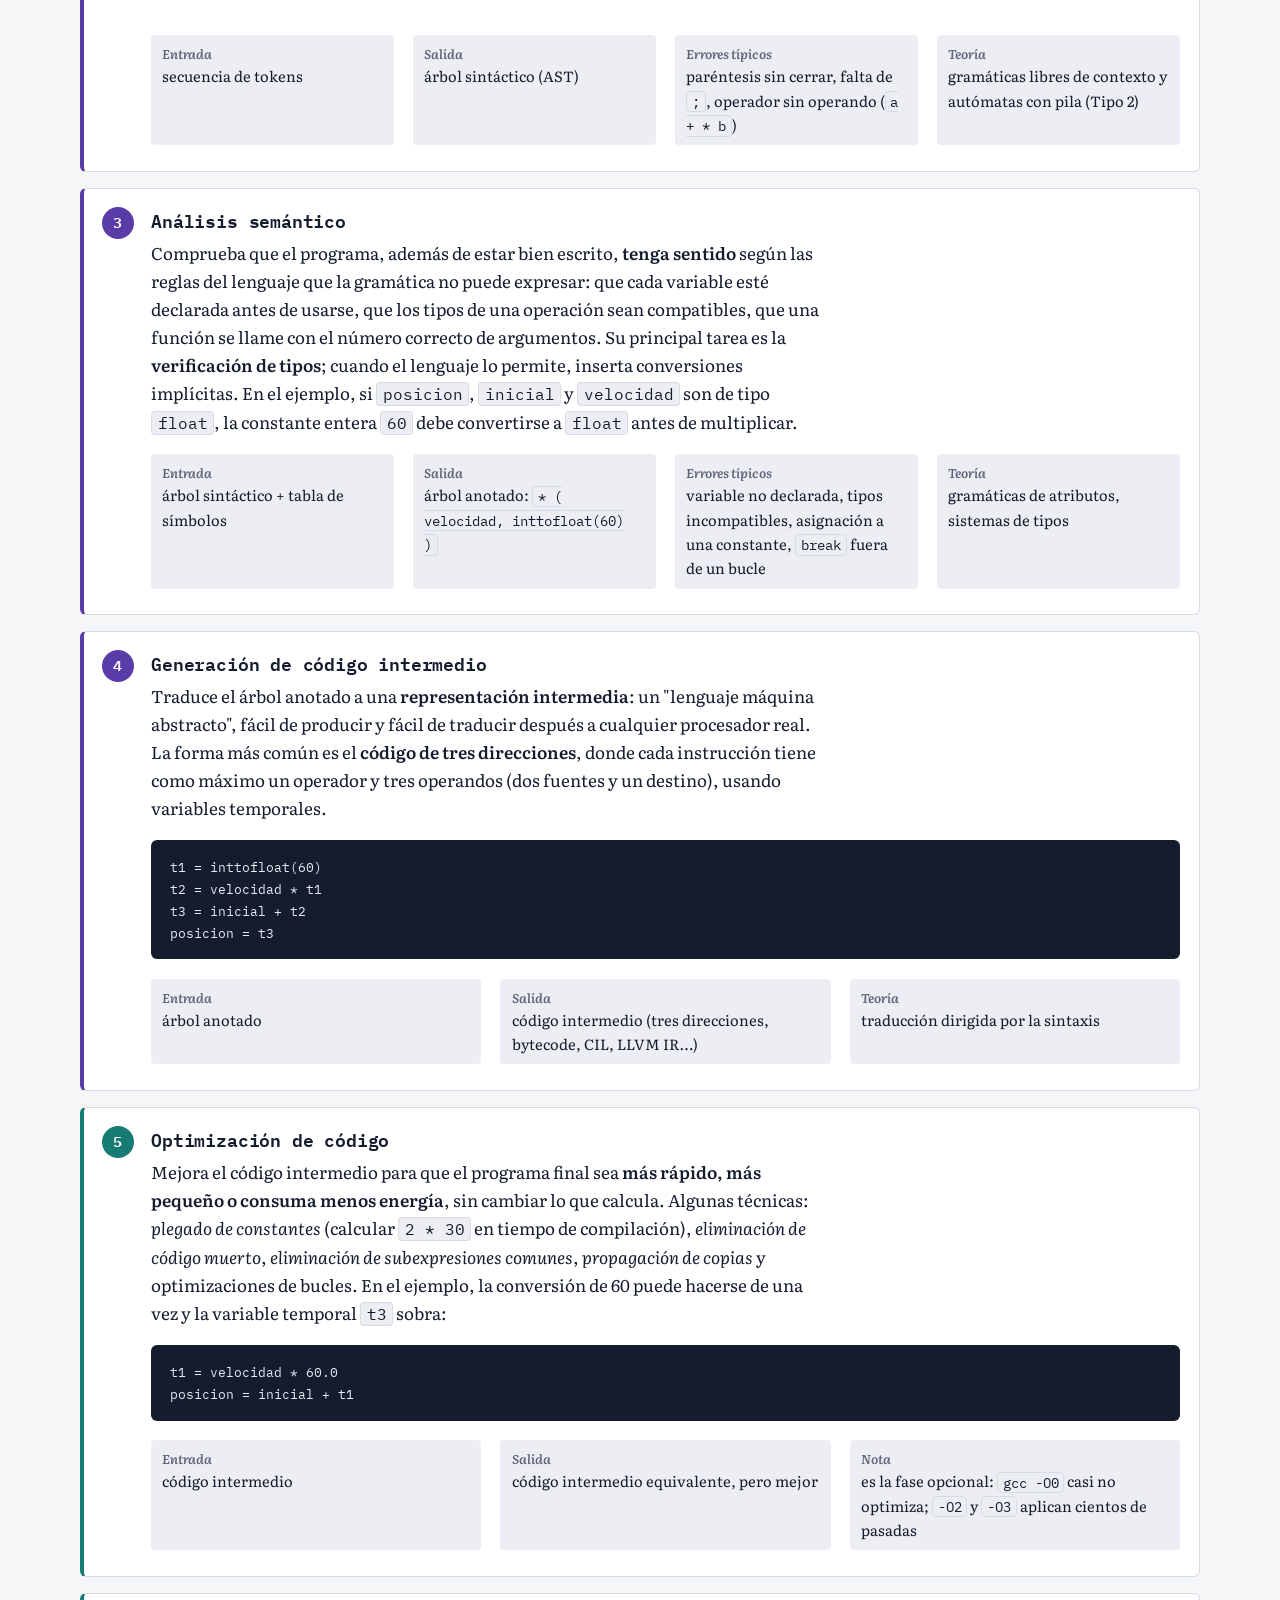
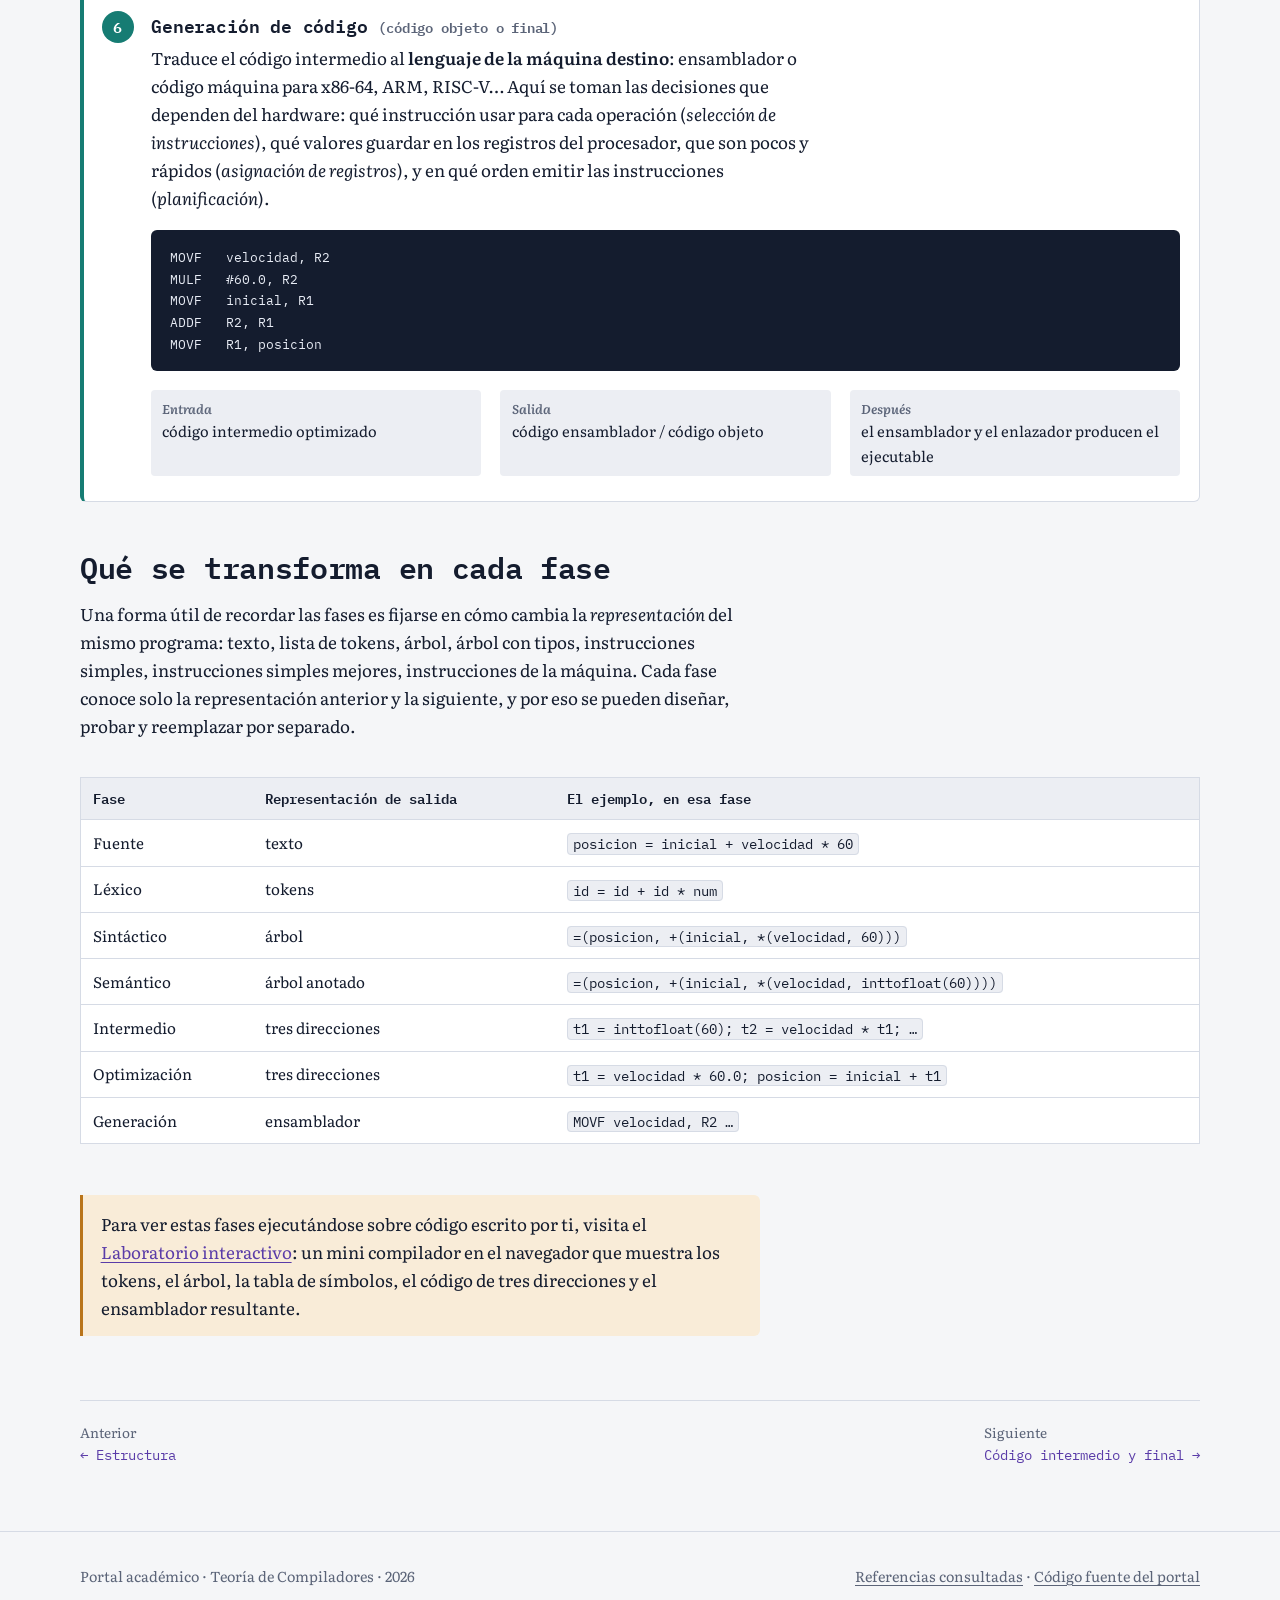
<file: fases.html>
<!DOCTYPE html>
<html lang="es">
<head>
<meta charset="utf-8">
<meta name="viewport" content="width=device-width, initial-scale=1">
<title>Fases de la compilación · Teoría de Compiladores</title>
<meta name="description" content="Las seis fases del proceso de compilación explicadas una por una y aplicadas a un mismo ejemplo, desde el texto fuente hasta el código ensamblador.">
<link rel="icon" href="data:image/svg+xml,%3Csvg xmlns='http://www.w3.org/2000/svg' viewBox='0 0 24 24' fill='none' stroke='%235a3ca8' stroke-width='2' stroke-linecap='round' stroke-linejoin='round'%3E%3Cpath d='M3 7h6l2 3-2 3H3z'/%3E%3Cpath d='M13 10h4'/%3E%3Cpath d='M15 7l3 3-3 3'/%3E%3Cpath d='M4 17h16'/%3E%3C/svg%3E">
<link rel="preconnect" href="https://fonts.googleapis.com">
<link rel="preconnect" href="https://fonts.gstatic.com" crossorigin>
<link href="https://fonts.googleapis.com/css2?family=IBM+Plex+Mono:wght@400;500;600&family=Literata:ital,opsz,wght@0,7..72,400;0,7..72,600;1,7..72,400&display=swap" rel="stylesheet">
<link rel="stylesheet" href="assets/styles.css">

</head>
<body>
<header class="site-header">
  <div class="wrap">
    <a class="brand" href="index.html"><svg viewBox="0 0 24 24" aria-hidden="true" fill="none" stroke="currentColor" stroke-width="1.8" stroke-linecap="round" stroke-linejoin="round"><path d="M3 7h6l2 3-2 3H3z"/><path d="M13 10h4"/><path d="M15 7l3 3-3 3"/><path d="M4 17h16"/></svg> Teoría de Compiladores</a>
    <button class="nav-toggle" aria-expanded="false" aria-controls="nav-principal">Menú</button>
    <nav aria-label="Secciones del portal">
      <ul class="nav" id="nav-principal">
        <li><a href="index.html">Portada</a></li>
        <li><a href="compiladores.html">Compiladores y autómatas</a></li>
        <li><a href="estructura.html">Estructura</a></li>
        <li><a href="fases.html">Fases</a></li>
        <li><a href="codigo.html">Código intermedio y final</a></li>
        <li><a href="actuales.html">Compiladores actuales</a></li>
        <li><a href="laboratorio.html">Laboratorio</a></li>
        <li><a href="glosario.html">Glosario</a></li>
        <li><a href="referencias.html">Referencias</a></li>
      </ul>
    </nav>
  </div>
</header>

<main class="wrap">
  <div class="page-head">
    <p class="kicker">Sección 3</p>
    <h1>Las fases del proceso de compilación</h1>
    <p class="lead">Para que las fases no queden en abstracto, todas se aplican aquí a la misma línea de código. Es el ejemplo clásico del <em>Dragon Book</em>, adaptado:</p>
    <pre><code>posicion = inicial + velocidad * 60</code></pre>
  </div>

  <ol class="fases">
    <li class="analisis">
      <h3>Análisis léxico <small>(scanner, lexer)</small></h3>
      <p>Lee el programa <strong>carácter por carácter</strong> y agrupa los caracteres en unidades con significado llamadas <strong>tokens</strong>: identificadores, números, palabras clave, operadores y signos de puntuación. Descarta espacios, saltos de línea y comentarios. Cada token tiene un <em>tipo</em> y, cuando hace falta, un <em>valor</em> (el lexema). Los identificadores se registran en la tabla de símbolos.</p>
      <div class="io">
        <div><b>Entrada</b> <code>posicion = inicial + velocidad * 60</code></div>
        <div><b>Salida</b> <code>⟨id,1⟩ ⟨=⟩ ⟨id,2⟩ ⟨+⟩ ⟨id,3⟩ ⟨*⟩ ⟨num,60⟩</code></div>
        <div><b>Errores típicos</b> carácter no permitido (<code>@</code>), número mal formado (<code>12.3.4</code>), cadena sin cerrar</div>
        <div><b>Teoría</b> expresiones regulares y autómatas finitos (Tipo 3)</div>
      </div>
    </li>

    <li class="analisis">
      <h3>Análisis sintáctico <small>(parser)</small></h3>
      <p>Recibe la secuencia de tokens y comprueba que respete la <strong>gramática</strong> del lenguaje. Mientras lo hace, construye un <strong>árbol sintáctico</strong> que refleja la estructura jerárquica del programa: qué operación se hace primero, qué pertenece a qué bloque. En el ejemplo, el árbol muestra que la multiplicación se evalúa antes que la suma, porque <code>*</code> queda más abajo que <code>+</code>.</p>
      <figure>
        <svg viewBox="0 0 520 230" role="img" aria-labelledby="fig6t">
          <title id="fig6t">Árbol sintáctico de la asignación: la raíz es el signo igual, con posicion a la izquierda y, a la derecha, una suma cuyo segundo operando es la multiplicación de velocidad por 60.</title>
          <g stroke="#b9c0cf" stroke-width="1.5">
            <line x1="260" y1="40" x2="150" y2="100"/><line x1="260" y1="40" x2="370" y2="100"/>
            <line x1="370" y1="100" x2="290" y2="160"/><line x1="370" y1="100" x2="450" y2="160"/>
            <line x1="450" y1="160" x2="390" y2="210"/><line x1="450" y1="160" x2="500" y2="210"/>
          </g>
          <g font-family="IBM Plex Mono, monospace" font-size="14" text-anchor="middle" fill="#141c2e">
            <circle cx="260" cy="40" r="20" fill="#ebe5f8" stroke="#5a3ca8"/><text x="260" y="45">=</text>
            <rect x="95" y="86" width="110" height="28" rx="4" fill="#fff6df" stroke="#ffd37a"/><text x="150" y="105">posicion</text>
            <circle cx="370" cy="100" r="20" fill="#ebe5f8" stroke="#5a3ca8"/><text x="370" y="105">+</text>
            <rect x="240" y="146" width="100" height="28" rx="4" fill="#fff6df" stroke="#ffd37a"/><text x="290" y="165">inicial</text>
            <circle cx="450" cy="160" r="20" fill="#ebe5f8" stroke="#5a3ca8"/><text x="450" y="165">*</text>
            <rect x="330" y="196" width="120" height="28" rx="4" fill="#fff6df" stroke="#ffd37a"/><text x="390" y="215">velocidad</text>
            <rect x="475" y="196" width="40" height="28" rx="4" fill="#e6f8f5" stroke="#8fe3d8"/><text x="495" y="215">60</text>
          </g>
        </svg>
        <figcaption><b>Figura 6.</b> Árbol sintáctico (abstracto) de la sentencia de ejemplo. Los nodos internos son operadores; las hojas, identificadores y constantes.</figcaption>
      </figure>
      <div class="io">
        <div><b>Entrada</b> secuencia de tokens</div>
        <div><b>Salida</b> árbol sintáctico (AST)</div>
        <div><b>Errores típicos</b> paréntesis sin cerrar, falta de <code>;</code>, operador sin operando (<code>a + * b</code>)</div>
        <div><b>Teoría</b> gramáticas libres de contexto y autómatas con pila (Tipo 2)</div>
      </div>
    </li>

    <li class="analisis">
      <h3>Análisis semántico</h3>
      <p>Comprueba que el programa, además de estar bien escrito, <strong>tenga sentido</strong> según las reglas del lenguaje que la gramática no puede expresar: que cada variable esté declarada antes de usarse, que los tipos de una operación sean compatibles, que una función se llame con el número correcto de argumentos. Su principal tarea es la <strong>verificación de tipos</strong>; cuando el lenguaje lo permite, inserta conversiones implícitas. En el ejemplo, si <code>posicion</code>, <code>inicial</code> y <code>velocidad</code> son de tipo <code>float</code>, la constante entera <code>60</code> debe convertirse a <code>float</code> antes de multiplicar.</p>
      <div class="io">
        <div><b>Entrada</b> árbol sintáctico + tabla de símbolos</div>
        <div><b>Salida</b> árbol anotado: <code>* ( velocidad, inttofloat(60) )</code></div>
        <div><b>Errores típicos</b> variable no declarada, tipos incompatibles, asignación a una constante, <code>break</code> fuera de un bucle</div>
        <div><b>Teoría</b> gramáticas de atributos, sistemas de tipos</div>
      </div>
    </li>

    <li class="analisis">
      <h3>Generación de código intermedio</h3>
      <p>Traduce el árbol anotado a una <strong>representación intermedia</strong>: un "lenguaje máquina abstracto", fácil de producir y fácil de traducir después a cualquier procesador real. La forma más común es el <strong>código de tres direcciones</strong>, donde cada instrucción tiene como máximo un operador y tres operandos (dos fuentes y un destino), usando variables temporales.</p>
      <pre><code>t1 = inttofloat(60)
t2 = velocidad * t1
t3 = inicial + t2
posicion = t3</code></pre>
      <div class="io">
        <div><b>Entrada</b> árbol anotado</div>
        <div><b>Salida</b> código intermedio (tres direcciones, bytecode, CIL, LLVM IR…)</div>
        <div><b>Teoría</b> traducción dirigida por la sintaxis</div>
      </div>
    </li>

    <li class="sintesis">
      <h3>Optimización de código</h3>
      <p>Mejora el código intermedio para que el programa final sea <strong>más rápido, más pequeño o consuma menos energía</strong>, sin cambiar lo que calcula. Algunas técnicas: <em>plegado de constantes</em> (calcular <code>2 * 30</code> en tiempo de compilación), <em>eliminación de código muerto</em>, <em>eliminación de subexpresiones comunes</em>, <em>propagación de copias</em> y optimizaciones de bucles. En el ejemplo, la conversión de 60 puede hacerse de una vez y la variable temporal <code>t3</code> sobra:</p>
      <pre><code>t1 = velocidad * 60.0
posicion = inicial + t1</code></pre>
      <div class="io">
        <div><b>Entrada</b> código intermedio</div>
        <div><b>Salida</b> código intermedio equivalente, pero mejor</div>
        <div><b>Nota</b> es la fase opcional: <code>gcc -O0</code> casi no optimiza; <code>-O2</code> y <code>-O3</code> aplican cientos de pasadas</div>
      </div>
    </li>

    <li class="sintesis">
      <h3>Generación de código <small>(código objeto o final)</small></h3>
      <p>Traduce el código intermedio al <strong>lenguaje de la máquina destino</strong>: ensamblador o código máquina para x86-64, ARM, RISC-V… Aquí se toman las decisiones que dependen del hardware: qué instrucción usar para cada operación (<em>selección de instrucciones</em>), qué valores guardar en los registros del procesador, que son pocos y rápidos (<em>asignación de registros</em>), y en qué orden emitir las instrucciones (<em>planificación</em>).</p>
      <pre><code>MOVF   velocidad, R2
MULF   #60.0, R2
MOVF   inicial, R1
ADDF   R2, R1
MOVF   R1, posicion</code></pre>
      <div class="io">
        <div><b>Entrada</b> código intermedio optimizado</div>
        <div><b>Salida</b> código ensamblador / código objeto</div>
        <div><b>Después</b> el ensamblador y el enlazador producen el ejecutable</div>
      </div>
    </li>
  </ol>

  <h2>Qué se transforma en cada fase</h2>
  <p>Una forma útil de recordar las fases es fijarse en cómo cambia la <em>representación</em> del mismo programa: texto, lista de tokens, árbol, árbol con tipos, instrucciones simples, instrucciones simples mejores, instrucciones de la máquina. Cada fase conoce solo la representación anterior y la siguiente, y por eso se pueden diseñar, probar y reemplazar por separado.</p>
  <div class="table-scroll">
  <table>
    <thead><tr><th>Fase</th><th>Representación de salida</th><th>El ejemplo, en esa fase</th></tr></thead>
    <tbody>
      <tr><td>Fuente</td><td>texto</td><td><code>posicion = inicial + velocidad * 60</code></td></tr>
      <tr><td>Léxico</td><td>tokens</td><td><code>id = id + id * num</code></td></tr>
      <tr><td>Sintáctico</td><td>árbol</td><td><code>=(posicion, +(inicial, *(velocidad, 60)))</code></td></tr>
      <tr><td>Semántico</td><td>árbol anotado</td><td><code>=(posicion, +(inicial, *(velocidad, inttofloat(60))))</code></td></tr>
      <tr><td>Intermedio</td><td>tres direcciones</td><td><code>t1 = inttofloat(60); t2 = velocidad * t1; …</code></td></tr>
      <tr><td>Optimización</td><td>tres direcciones</td><td><code>t1 = velocidad * 60.0; posicion = inicial + t1</code></td></tr>
      <tr><td>Generación</td><td>ensamblador</td><td><code>MOVF velocidad, R2 …</code></td></tr>
    </tbody>
  </table>
  </div>

  <div class="nota">
    <p>Para ver estas fases ejecutándose sobre código escrito por ti, visita el <a href="laboratorio.html">Laboratorio interactivo</a>: un mini compilador en el navegador que muestra los tokens, el árbol, la tabla de símbolos, el código de tres direcciones y el ensamblador resultante.</p>
  </div>

  <nav class="pager" aria-label="Navegación entre secciones">
<a href="estructura.html"><span>Anterior</span>← Estructura</a>
<a href="codigo.html"><span>Siguiente</span>Código intermedio y final →</a>
</nav>
</main>


<footer class="site-footer">
  <div class="wrap">
    <div>Portal académico · Teoría de Compiladores · <span data-anio></span></div>
    <div><a href="referencias.html">Referencias consultadas</a> · <a href="https://github.com/Yansel17/teoria-compiladores">Código fuente del portal</a></div>
  </div>
</footer>
<script src="assets/site.js"></script>

</body>
</html>
</file>
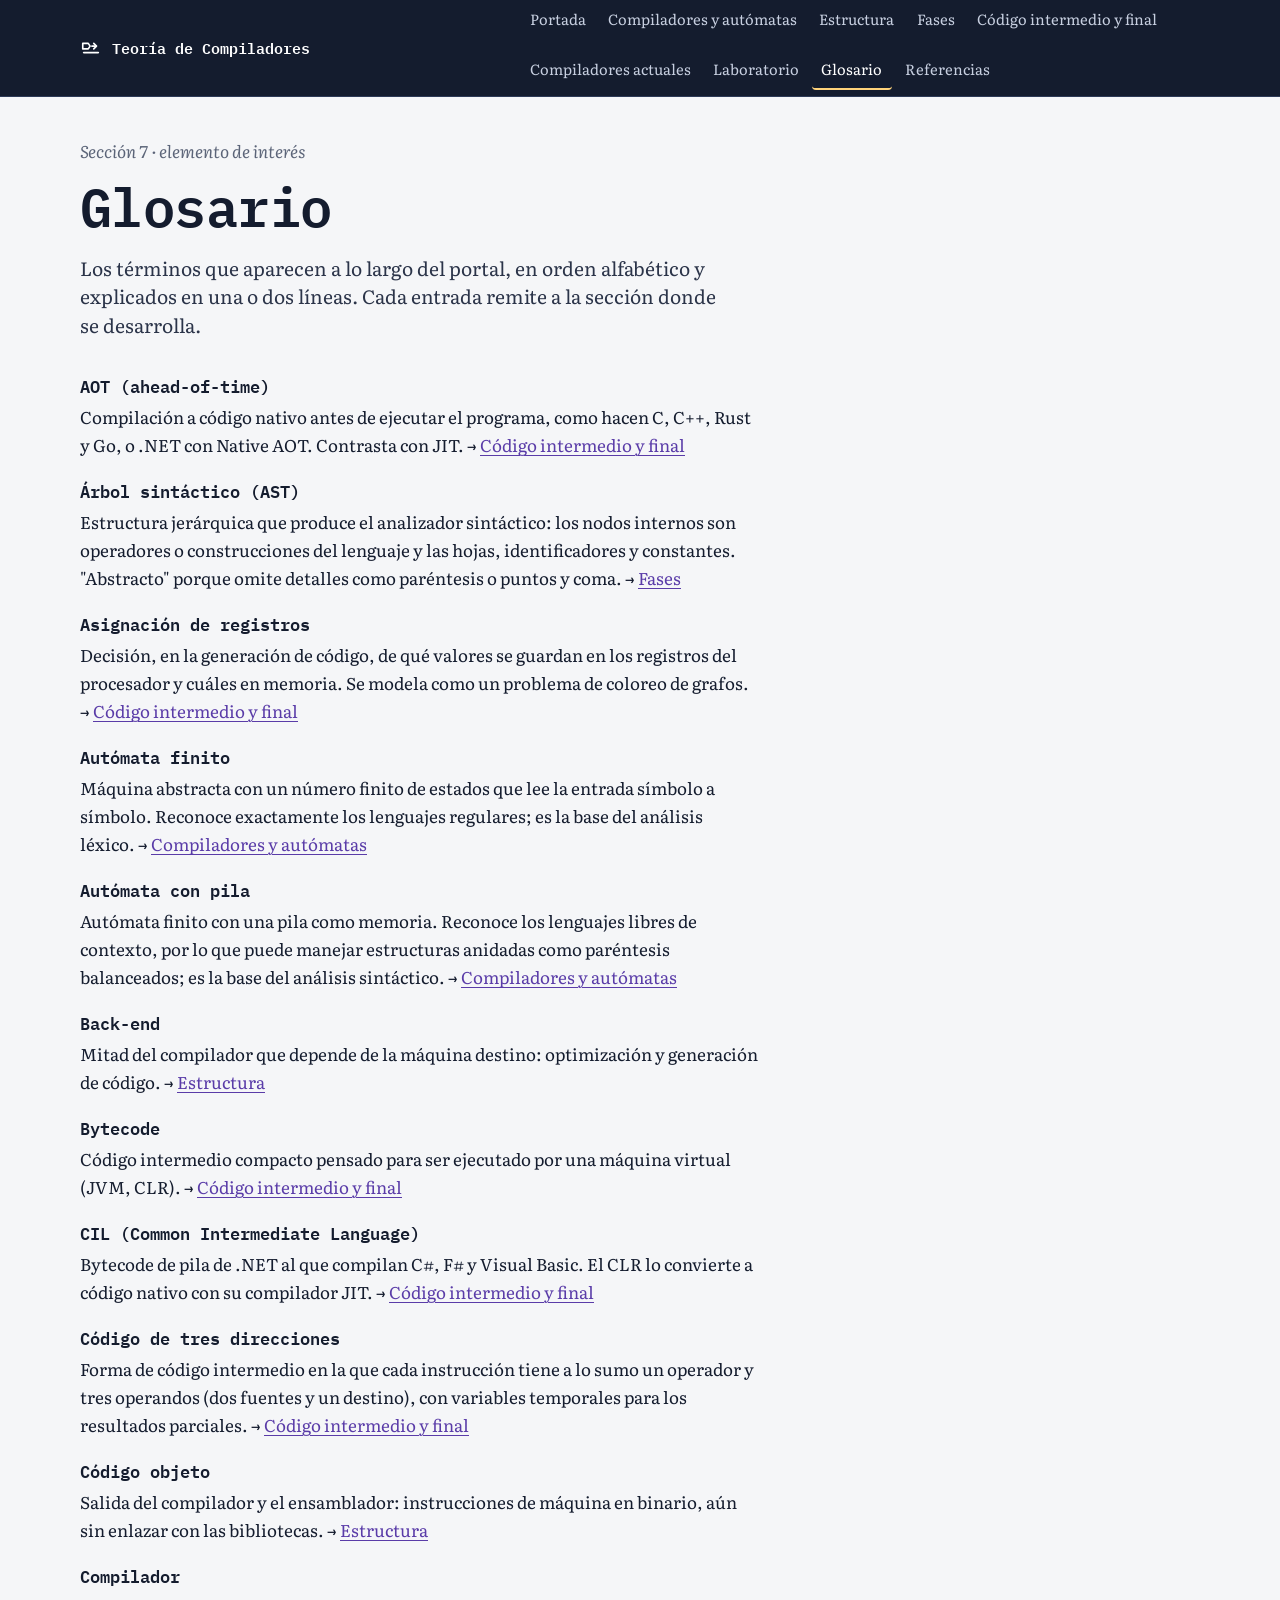
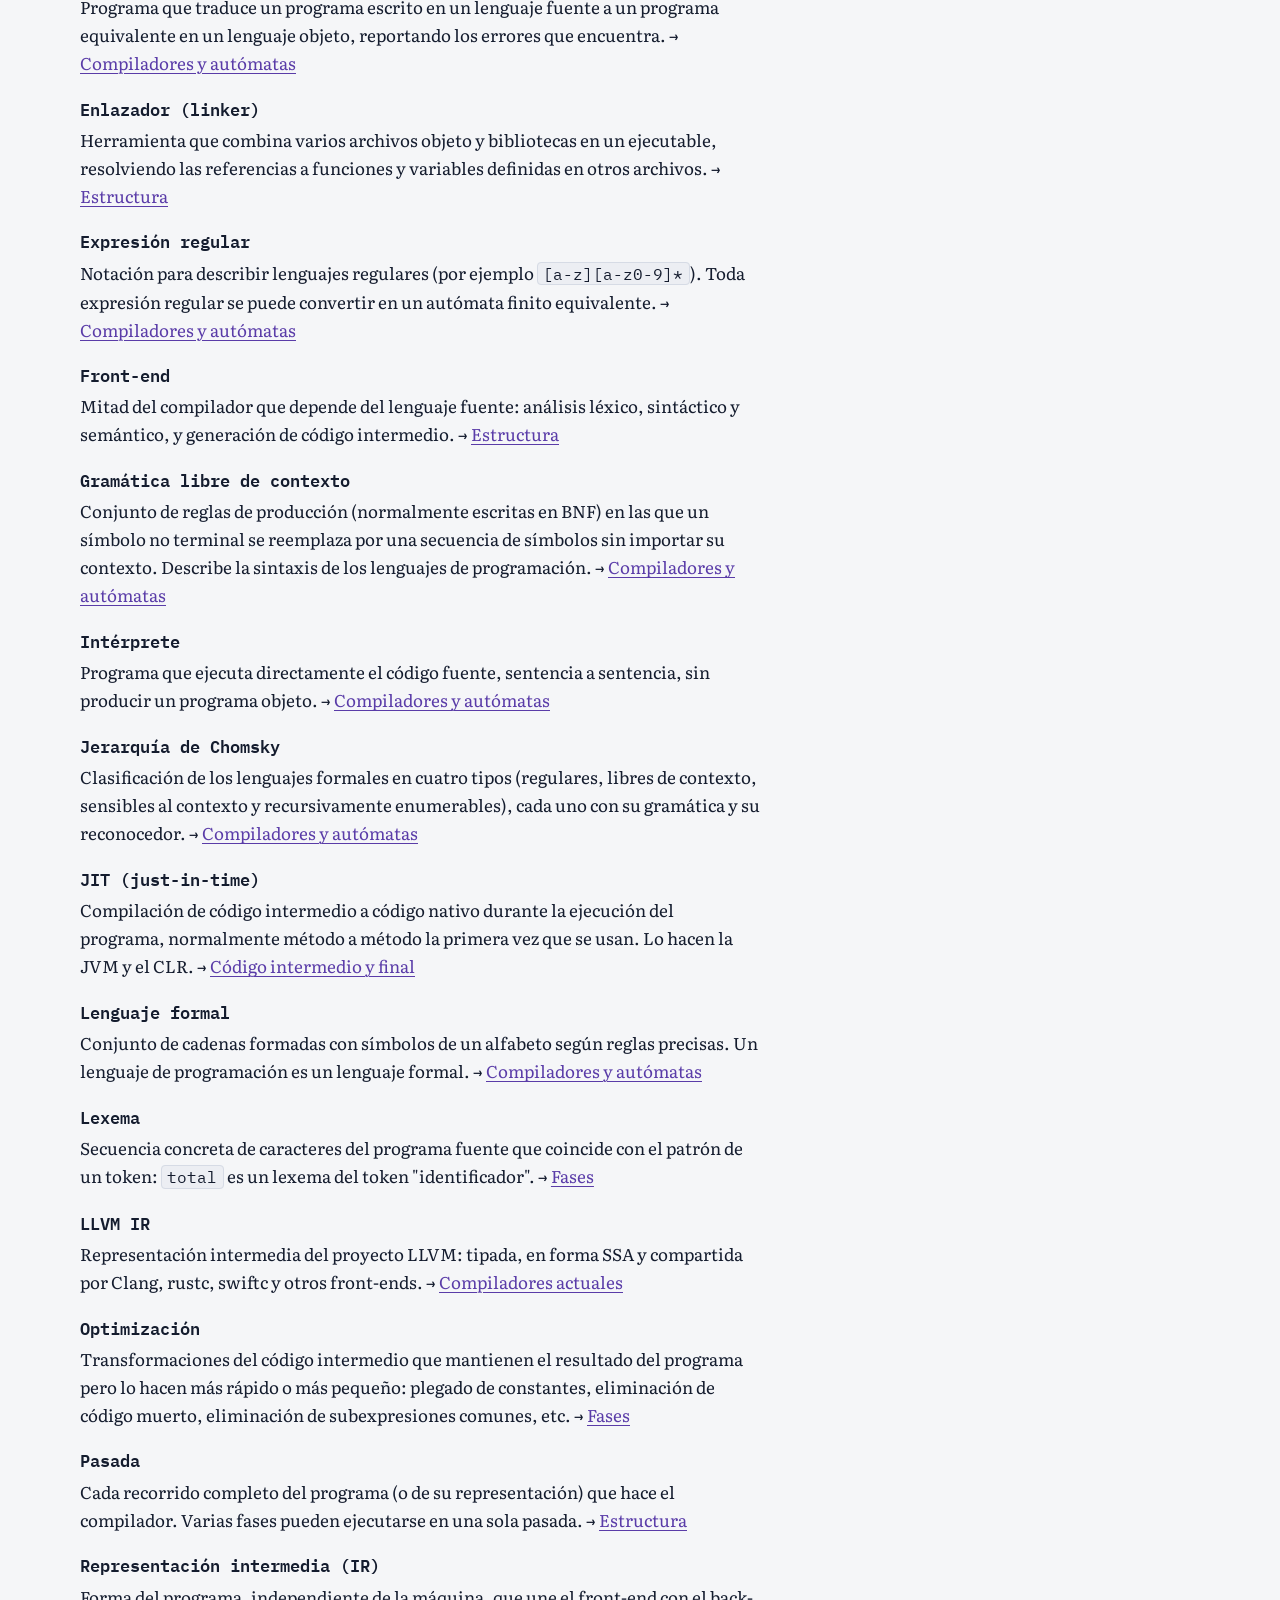
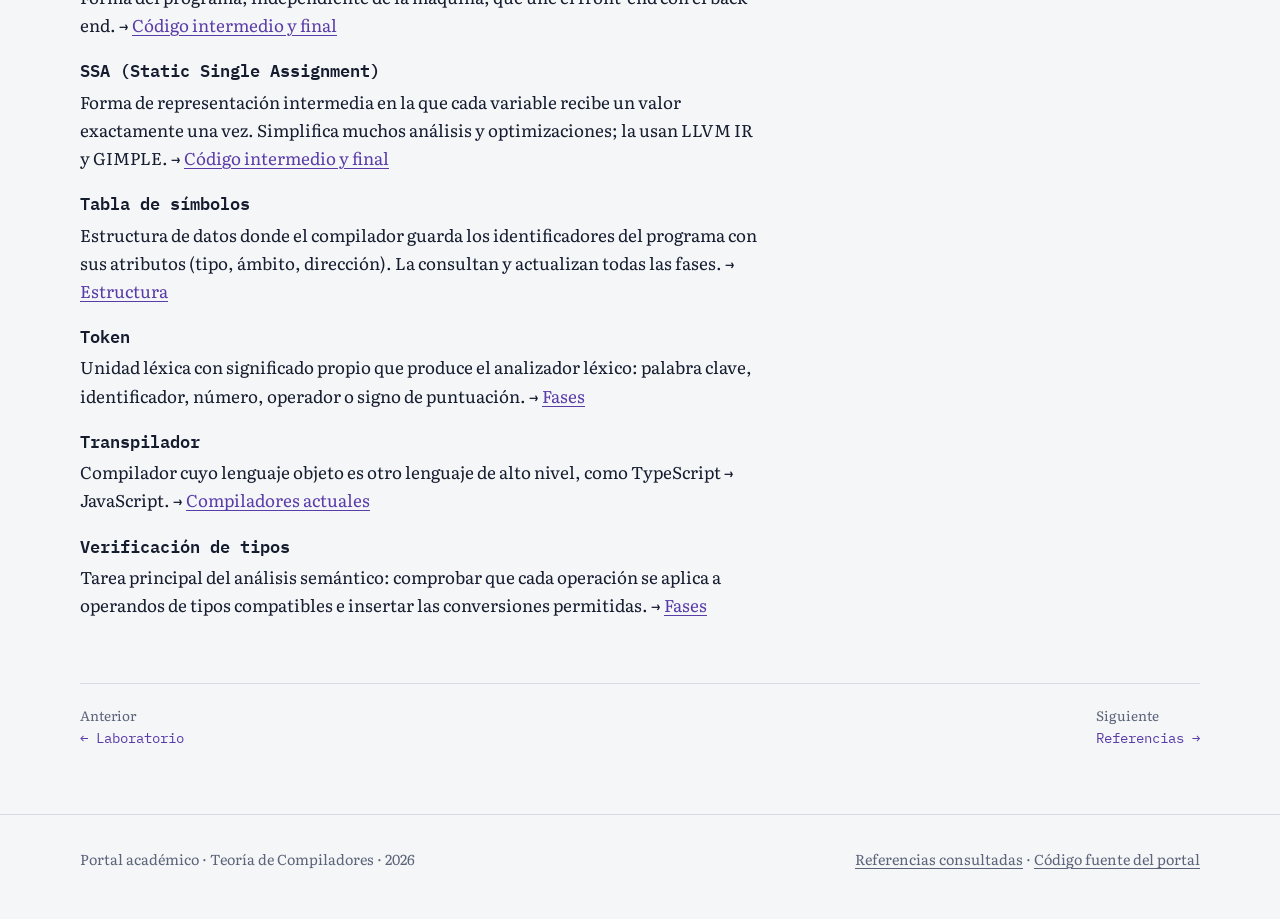
<file: glosario.html>
<!DOCTYPE html>
<html lang="es">
<head>
<meta charset="utf-8">
<meta name="viewport" content="width=device-width, initial-scale=1">
<title>Glosario · Teoría de Compiladores</title>
<meta name="description" content="Términos clave de la Teoría de Compiladores explicados en pocas líneas: token, gramática, autómata, AST, tabla de símbolos, código de tres direcciones, SSA, JIT y más.">
<link rel="icon" href="data:image/svg+xml,%3Csvg xmlns='http://www.w3.org/2000/svg' viewBox='0 0 24 24' fill='none' stroke='%235a3ca8' stroke-width='2' stroke-linecap='round' stroke-linejoin='round'%3E%3Cpath d='M3 7h6l2 3-2 3H3z'/%3E%3Cpath d='M13 10h4'/%3E%3Cpath d='M15 7l3 3-3 3'/%3E%3Cpath d='M4 17h16'/%3E%3C/svg%3E">
<link rel="preconnect" href="https://fonts.googleapis.com">
<link rel="preconnect" href="https://fonts.gstatic.com" crossorigin>
<link href="https://fonts.googleapis.com/css2?family=IBM+Plex+Mono:wght@400;500;600&family=Literata:ital,opsz,wght@0,7..72,400;0,7..72,600;1,7..72,400&display=swap" rel="stylesheet">
<link rel="stylesheet" href="assets/styles.css">

</head>
<body>
<header class="site-header">
  <div class="wrap">
    <a class="brand" href="index.html"><svg viewBox="0 0 24 24" aria-hidden="true" fill="none" stroke="currentColor" stroke-width="1.8" stroke-linecap="round" stroke-linejoin="round"><path d="M3 7h6l2 3-2 3H3z"/><path d="M13 10h4"/><path d="M15 7l3 3-3 3"/><path d="M4 17h16"/></svg> Teoría de Compiladores</a>
    <button class="nav-toggle" aria-expanded="false" aria-controls="nav-principal">Menú</button>
    <nav aria-label="Secciones del portal">
      <ul class="nav" id="nav-principal">
        <li><a href="index.html">Portada</a></li>
        <li><a href="compiladores.html">Compiladores y autómatas</a></li>
        <li><a href="estructura.html">Estructura</a></li>
        <li><a href="fases.html">Fases</a></li>
        <li><a href="codigo.html">Código intermedio y final</a></li>
        <li><a href="actuales.html">Compiladores actuales</a></li>
        <li><a href="laboratorio.html">Laboratorio</a></li>
        <li><a href="glosario.html">Glosario</a></li>
        <li><a href="referencias.html">Referencias</a></li>
      </ul>
    </nav>
  </div>
</header>

<main class="wrap">
  <div class="page-head">
    <p class="kicker">Sección 7 · elemento de interés</p>
    <h1>Glosario</h1>
    <p class="lead">Los términos que aparecen a lo largo del portal, en orden alfabético y explicados en una o dos líneas. Cada entrada remite a la sección donde se desarrolla.</p>
  </div>

  <dl class="glosario">
    <dt>AOT (ahead-of-time)</dt>
    <dd>Compilación a código nativo antes de ejecutar el programa, como hacen C, C++, Rust y Go, o .NET con Native AOT. Contrasta con JIT. → <a href="codigo.html">Código intermedio y final</a></dd>

    <dt>Árbol sintáctico (AST)</dt>
    <dd>Estructura jerárquica que produce el analizador sintáctico: los nodos internos son operadores o construcciones del lenguaje y las hojas, identificadores y constantes. "Abstracto" porque omite detalles como paréntesis o puntos y coma. → <a href="fases.html">Fases</a></dd>

    <dt>Asignación de registros</dt>
    <dd>Decisión, en la generación de código, de qué valores se guardan en los registros del procesador y cuáles en memoria. Se modela como un problema de coloreo de grafos. → <a href="codigo.html">Código intermedio y final</a></dd>

    <dt>Autómata finito</dt>
    <dd>Máquina abstracta con un número finito de estados que lee la entrada símbolo a símbolo. Reconoce exactamente los lenguajes regulares; es la base del análisis léxico. → <a href="compiladores.html">Compiladores y autómatas</a></dd>

    <dt>Autómata con pila</dt>
    <dd>Autómata finito con una pila como memoria. Reconoce los lenguajes libres de contexto, por lo que puede manejar estructuras anidadas como paréntesis balanceados; es la base del análisis sintáctico. → <a href="compiladores.html">Compiladores y autómatas</a></dd>

    <dt>Back-end</dt>
    <dd>Mitad del compilador que depende de la máquina destino: optimización y generación de código. → <a href="estructura.html">Estructura</a></dd>

    <dt>Bytecode</dt>
    <dd>Código intermedio compacto pensado para ser ejecutado por una máquina virtual (JVM, CLR). → <a href="codigo.html">Código intermedio y final</a></dd>

    <dt>CIL (Common Intermediate Language)</dt>
    <dd>Bytecode de pila de .NET al que compilan C#, F# y Visual Basic. El CLR lo convierte a código nativo con su compilador JIT. → <a href="codigo.html">Código intermedio y final</a></dd>

    <dt>Código de tres direcciones</dt>
    <dd>Forma de código intermedio en la que cada instrucción tiene a lo sumo un operador y tres operandos (dos fuentes y un destino), con variables temporales para los resultados parciales. → <a href="codigo.html">Código intermedio y final</a></dd>

    <dt>Código objeto</dt>
    <dd>Salida del compilador y el ensamblador: instrucciones de máquina en binario, aún sin enlazar con las bibliotecas. → <a href="estructura.html">Estructura</a></dd>

    <dt>Compilador</dt>
    <dd>Programa que traduce un programa escrito en un lenguaje fuente a un programa equivalente en un lenguaje objeto, reportando los errores que encuentra. → <a href="compiladores.html">Compiladores y autómatas</a></dd>

    <dt>Enlazador (linker)</dt>
    <dd>Herramienta que combina varios archivos objeto y bibliotecas en un ejecutable, resolviendo las referencias a funciones y variables definidas en otros archivos. → <a href="estructura.html">Estructura</a></dd>

    <dt>Expresión regular</dt>
    <dd>Notación para describir lenguajes regulares (por ejemplo <code>[a-z][a-z0-9]*</code>). Toda expresión regular se puede convertir en un autómata finito equivalente. → <a href="compiladores.html">Compiladores y autómatas</a></dd>

    <dt>Front-end</dt>
    <dd>Mitad del compilador que depende del lenguaje fuente: análisis léxico, sintáctico y semántico, y generación de código intermedio. → <a href="estructura.html">Estructura</a></dd>

    <dt>Gramática libre de contexto</dt>
    <dd>Conjunto de reglas de producción (normalmente escritas en BNF) en las que un símbolo no terminal se reemplaza por una secuencia de símbolos sin importar su contexto. Describe la sintaxis de los lenguajes de programación. → <a href="compiladores.html">Compiladores y autómatas</a></dd>

    <dt>Intérprete</dt>
    <dd>Programa que ejecuta directamente el código fuente, sentencia a sentencia, sin producir un programa objeto. → <a href="compiladores.html">Compiladores y autómatas</a></dd>

    <dt>Jerarquía de Chomsky</dt>
    <dd>Clasificación de los lenguajes formales en cuatro tipos (regulares, libres de contexto, sensibles al contexto y recursivamente enumerables), cada uno con su gramática y su reconocedor. → <a href="compiladores.html">Compiladores y autómatas</a></dd>

    <dt>JIT (just-in-time)</dt>
    <dd>Compilación de código intermedio a código nativo durante la ejecución del programa, normalmente método a método la primera vez que se usan. Lo hacen la JVM y el CLR. → <a href="codigo.html">Código intermedio y final</a></dd>

    <dt>Lenguaje formal</dt>
    <dd>Conjunto de cadenas formadas con símbolos de un alfabeto según reglas precisas. Un lenguaje de programación es un lenguaje formal. → <a href="compiladores.html">Compiladores y autómatas</a></dd>

    <dt>Lexema</dt>
    <dd>Secuencia concreta de caracteres del programa fuente que coincide con el patrón de un token: <code>total</code> es un lexema del token "identificador". → <a href="fases.html">Fases</a></dd>

    <dt>LLVM IR</dt>
    <dd>Representación intermedia del proyecto LLVM: tipada, en forma SSA y compartida por Clang, rustc, swiftc y otros front-ends. → <a href="actuales.html">Compiladores actuales</a></dd>

    <dt>Optimización</dt>
    <dd>Transformaciones del código intermedio que mantienen el resultado del programa pero lo hacen más rápido o más pequeño: plegado de constantes, eliminación de código muerto, eliminación de subexpresiones comunes, etc. → <a href="fases.html">Fases</a></dd>

    <dt>Pasada</dt>
    <dd>Cada recorrido completo del programa (o de su representación) que hace el compilador. Varias fases pueden ejecutarse en una sola pasada. → <a href="estructura.html">Estructura</a></dd>

    <dt>Representación intermedia (IR)</dt>
    <dd>Forma del programa, independiente de la máquina, que une el front-end con el back-end. → <a href="codigo.html">Código intermedio y final</a></dd>

    <dt>SSA (Static Single Assignment)</dt>
    <dd>Forma de representación intermedia en la que cada variable recibe un valor exactamente una vez. Simplifica muchos análisis y optimizaciones; la usan LLVM IR y GIMPLE. → <a href="codigo.html">Código intermedio y final</a></dd>

    <dt>Tabla de símbolos</dt>
    <dd>Estructura de datos donde el compilador guarda los identificadores del programa con sus atributos (tipo, ámbito, dirección). La consultan y actualizan todas las fases. → <a href="estructura.html">Estructura</a></dd>

    <dt>Token</dt>
    <dd>Unidad léxica con significado propio que produce el analizador léxico: palabra clave, identificador, número, operador o signo de puntuación. → <a href="fases.html">Fases</a></dd>

    <dt>Transpilador</dt>
    <dd>Compilador cuyo lenguaje objeto es otro lenguaje de alto nivel, como TypeScript → JavaScript. → <a href="actuales.html">Compiladores actuales</a></dd>

    <dt>Verificación de tipos</dt>
    <dd>Tarea principal del análisis semántico: comprobar que cada operación se aplica a operandos de tipos compatibles e insertar las conversiones permitidas. → <a href="fases.html">Fases</a></dd>
  </dl>

  <nav class="pager" aria-label="Navegación entre secciones">
<a href="laboratorio.html"><span>Anterior</span>← Laboratorio</a>
<a href="referencias.html"><span>Siguiente</span>Referencias →</a>
</nav>
</main>


<footer class="site-footer">
  <div class="wrap">
    <div>Portal académico · Teoría de Compiladores · <span data-anio></span></div>
    <div><a href="referencias.html">Referencias consultadas</a> · <a href="https://github.com/Yansel17/teoria-compiladores">Código fuente del portal</a></div>
  </div>
</footer>
<script src="assets/site.js"></script>

</body>
</html>
</file>
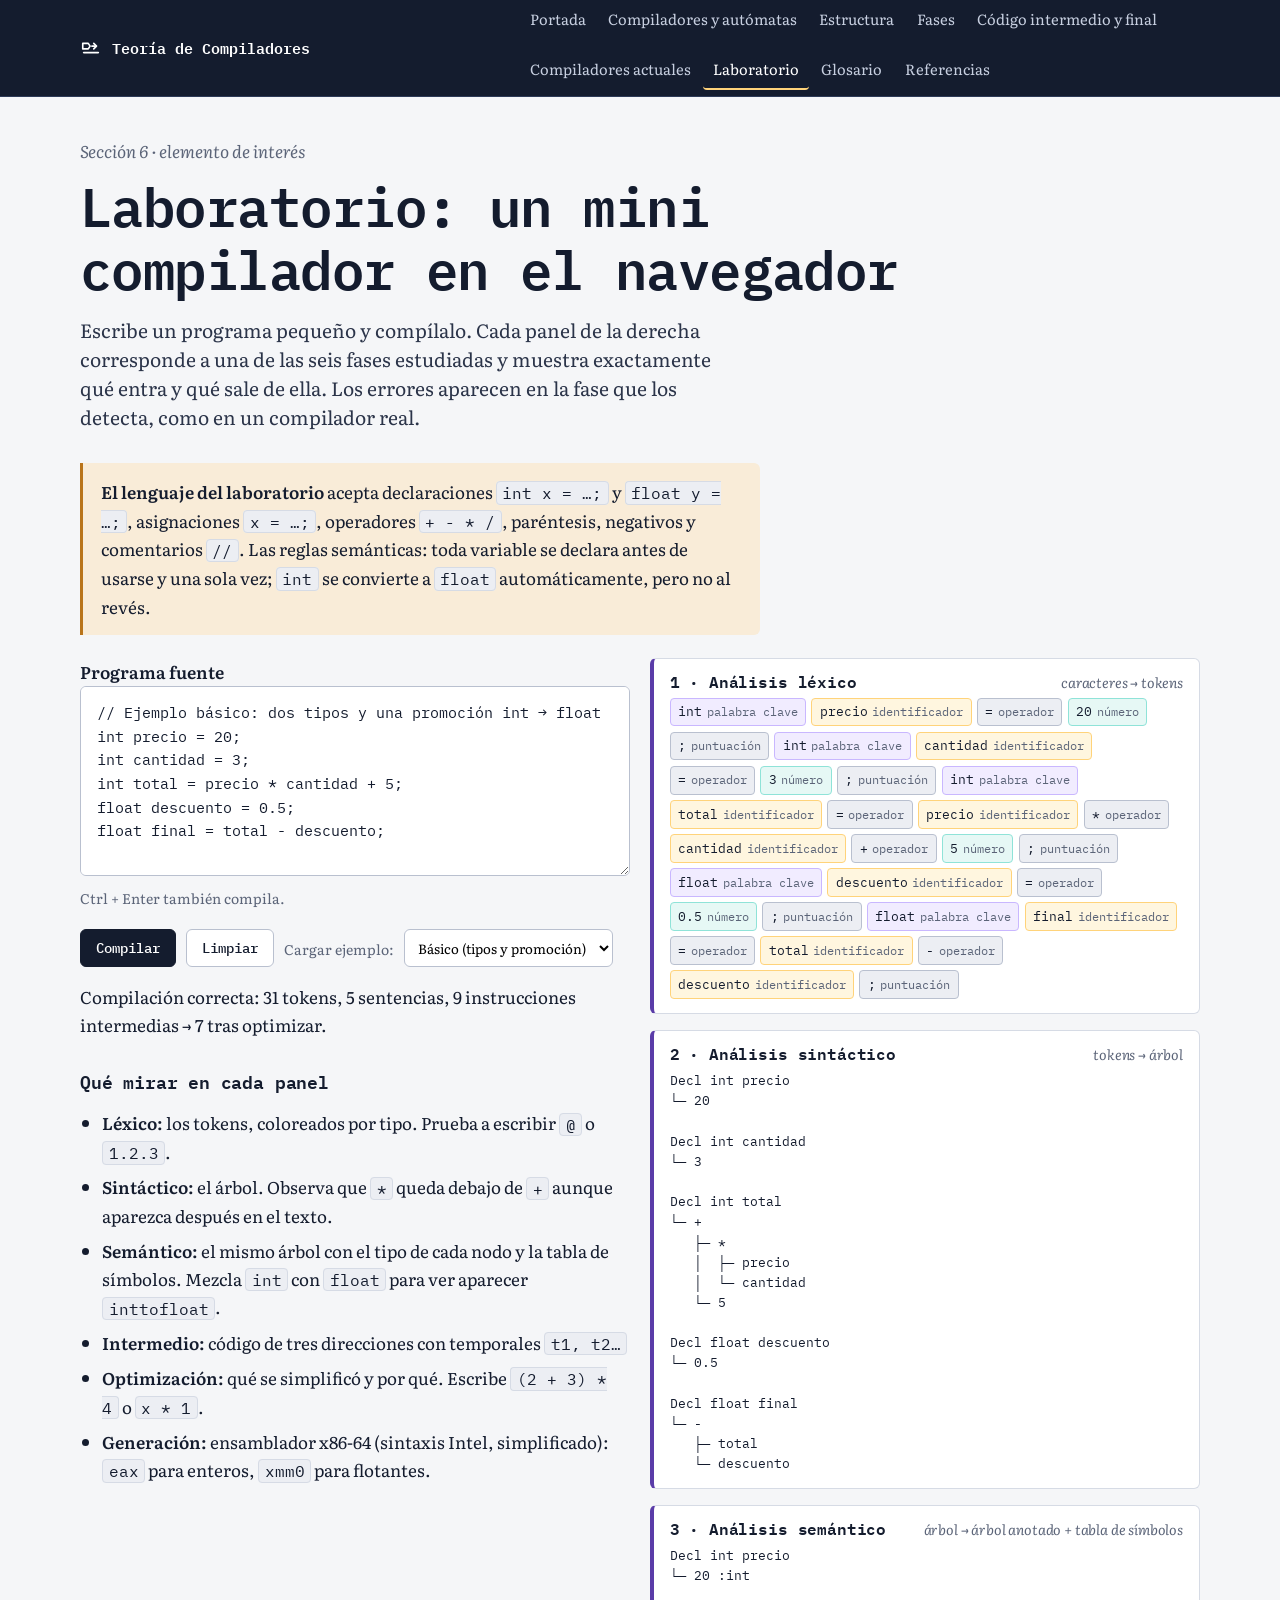
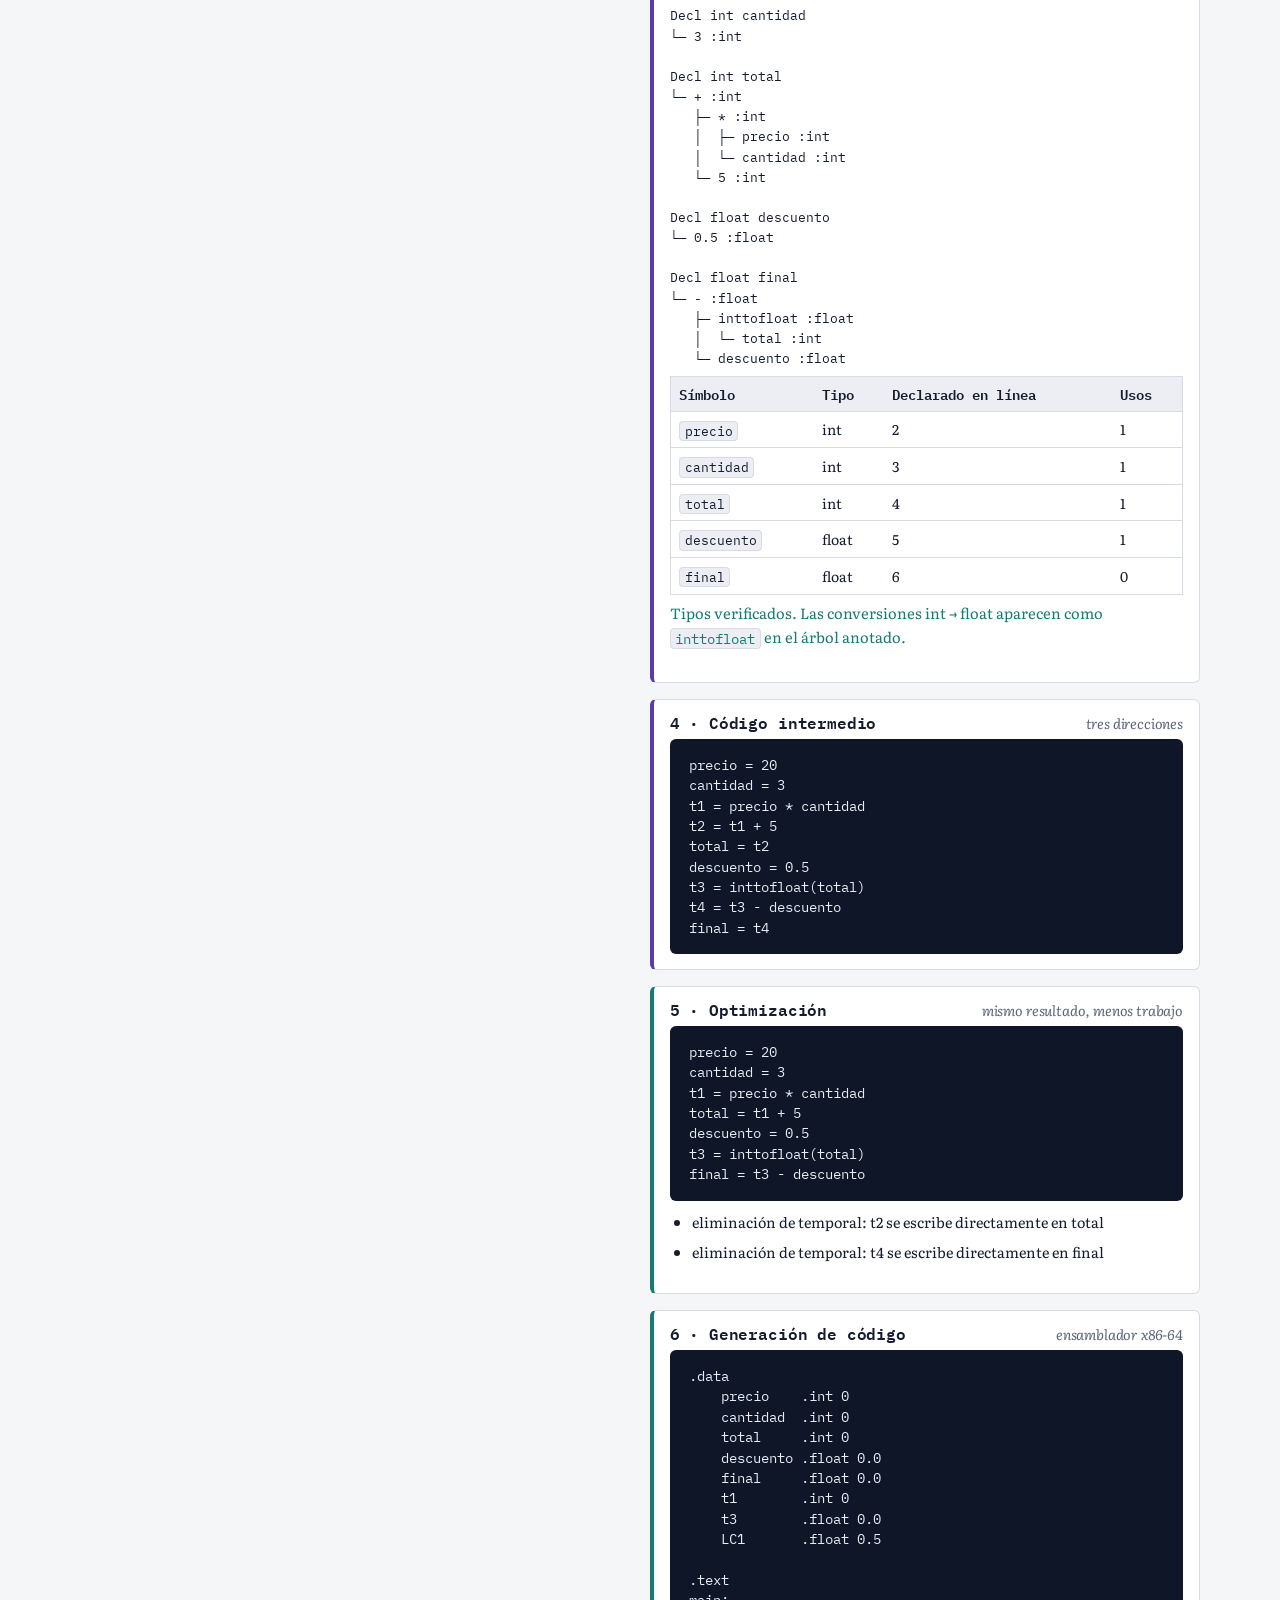
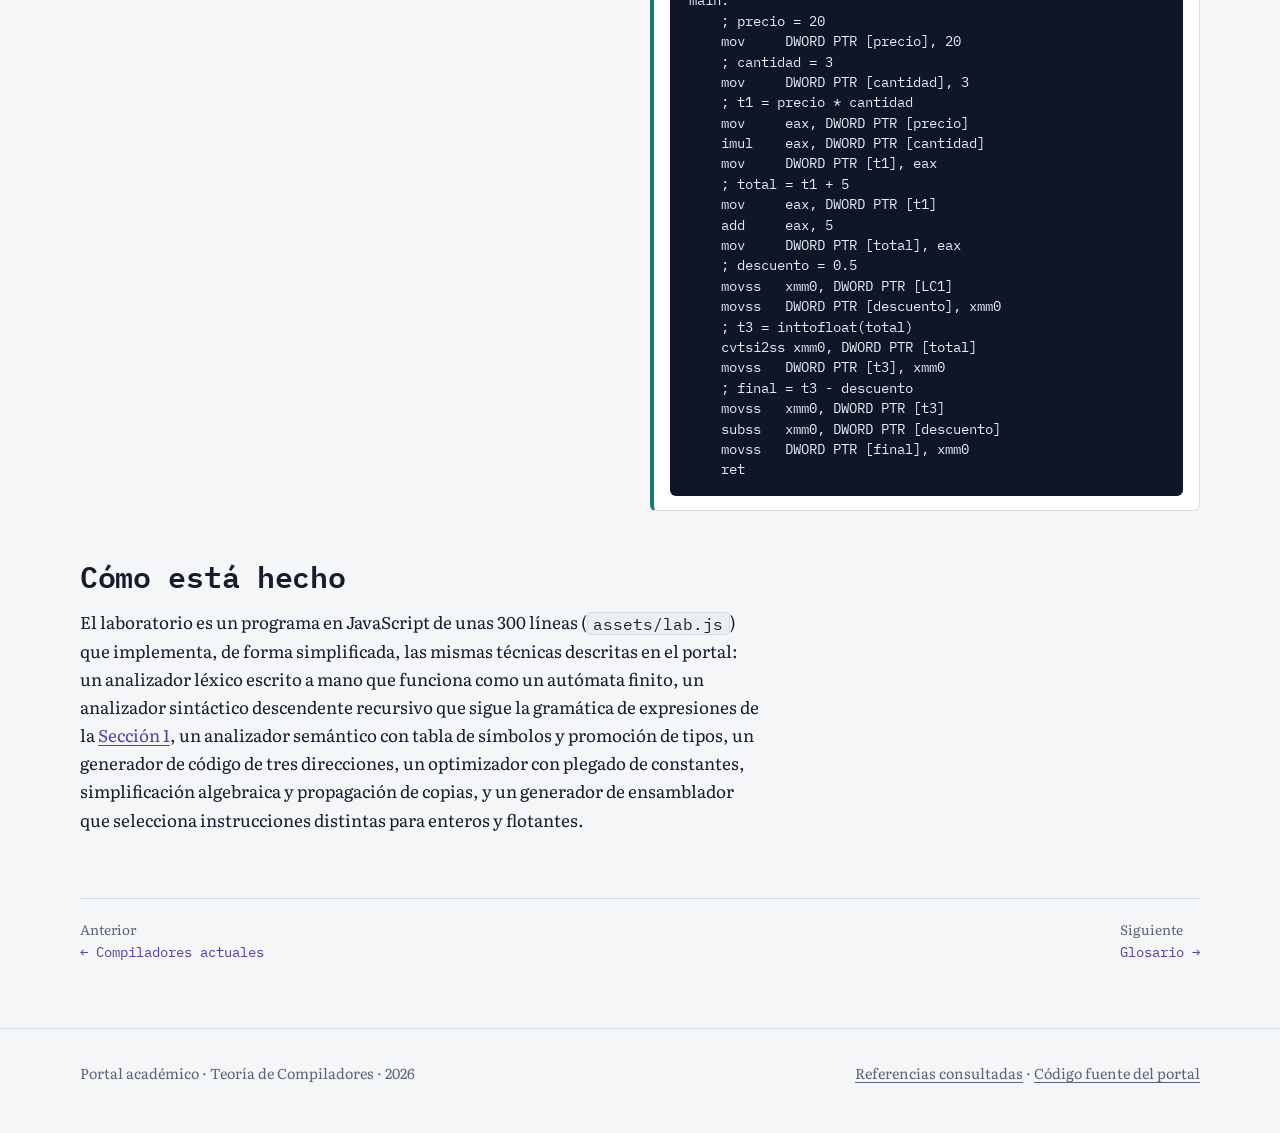
<file: laboratorio.html>
<!DOCTYPE html>
<html lang="es">
<head>
<meta charset="utf-8">
<meta name="viewport" content="width=device-width, initial-scale=1">
<title>Laboratorio interactivo · Teoría de Compiladores</title>
<meta name="description" content="Un mini compilador que corre en el navegador y muestra, sobre el código que escribas, los tokens, el árbol sintáctico, la tabla de símbolos, el código de tres direcciones, las optimizaciones y el ensamblador generado.">
<link rel="icon" href="data:image/svg+xml,%3Csvg xmlns='http://www.w3.org/2000/svg' viewBox='0 0 24 24' fill='none' stroke='%235a3ca8' stroke-width='2' stroke-linecap='round' stroke-linejoin='round'%3E%3Cpath d='M3 7h6l2 3-2 3H3z'/%3E%3Cpath d='M13 10h4'/%3E%3Cpath d='M15 7l3 3-3 3'/%3E%3Cpath d='M4 17h16'/%3E%3C/svg%3E">
<link rel="preconnect" href="https://fonts.googleapis.com">
<link rel="preconnect" href="https://fonts.gstatic.com" crossorigin>
<link href="https://fonts.googleapis.com/css2?family=IBM+Plex+Mono:wght@400;500;600&family=Literata:ital,opsz,wght@0,7..72,400;0,7..72,600;1,7..72,400&display=swap" rel="stylesheet">
<link rel="stylesheet" href="assets/styles.css">

</head>
<body>
<header class="site-header">
  <div class="wrap">
    <a class="brand" href="index.html"><svg viewBox="0 0 24 24" aria-hidden="true" fill="none" stroke="currentColor" stroke-width="1.8" stroke-linecap="round" stroke-linejoin="round"><path d="M3 7h6l2 3-2 3H3z"/><path d="M13 10h4"/><path d="M15 7l3 3-3 3"/><path d="M4 17h16"/></svg> Teoría de Compiladores</a>
    <button class="nav-toggle" aria-expanded="false" aria-controls="nav-principal">Menú</button>
    <nav aria-label="Secciones del portal">
      <ul class="nav" id="nav-principal">
        <li><a href="index.html">Portada</a></li>
        <li><a href="compiladores.html">Compiladores y autómatas</a></li>
        <li><a href="estructura.html">Estructura</a></li>
        <li><a href="fases.html">Fases</a></li>
        <li><a href="codigo.html">Código intermedio y final</a></li>
        <li><a href="actuales.html">Compiladores actuales</a></li>
        <li><a href="laboratorio.html">Laboratorio</a></li>
        <li><a href="glosario.html">Glosario</a></li>
        <li><a href="referencias.html">Referencias</a></li>
      </ul>
    </nav>
  </div>
</header>

<main class="wrap">
  <div class="page-head">
    <p class="kicker">Sección 6 · elemento de interés</p>
    <h1>Laboratorio: un mini compilador en el navegador</h1>
    <p class="lead">Escribe un programa pequeño y compílalo. Cada panel de la derecha corresponde a una de las seis fases estudiadas y muestra exactamente qué entra y qué sale de ella. Los errores aparecen en la fase que los detecta, como en un compilador real.</p>
  </div>

  <div class="nota mt-0">
    <p><strong>El lenguaje del laboratorio</strong> acepta declaraciones <code>int x = …;</code> y <code>float y = …;</code>, asignaciones <code>x = …;</code>, operadores <code>+ - * /</code>, paréntesis, negativos y comentarios <code>//</code>. Las reglas semánticas: toda variable se declara antes de usarse y una sola vez; <code>int</code> se convierte a <code>float</code> automáticamente, pero no al revés.</p>
  </div>

  <div class="lab">
    <div>
      <label for="fuente"><strong>Programa fuente</strong></label>
      <textarea id="fuente" spellcheck="false" aria-describedby="ayuda-fuente"></textarea>
      <p id="ayuda-fuente"><small>Ctrl + Enter también compila.</small></p>
      <div class="controles">
        <button id="btn-compilar" type="button">Compilar</button>
        <button id="btn-limpiar" type="button" class="sec">Limpiar</button>
        <label for="ejemplo"><small>Cargar ejemplo:</small></label>
        <select id="ejemplo">
          <option value="basico">Básico (tipos y promoción)</option>
          <option value="optimizacion">Con optimizaciones</option>
          <option value="lexico">Con error léxico</option>
          <option value="sintactico">Con error sintáctico</option>
          <option value="semantico">Con errores semánticos</option>
        </select>
      </div>
      <p id="resumen" style="margin-top:1rem" aria-live="polite"></p>
      <h3>Qué mirar en cada panel</h3>
      <ul>
        <li><strong>Léxico:</strong> los tokens, coloreados por tipo. Prueba a escribir <code>@</code> o <code>1.2.3</code>.</li>
        <li><strong>Sintáctico:</strong> el árbol. Observa que <code>*</code> queda debajo de <code>+</code> aunque aparezca después en el texto.</li>
        <li><strong>Semántico:</strong> el mismo árbol con el tipo de cada nodo y la tabla de símbolos. Mezcla <code>int</code> con <code>float</code> para ver aparecer <code>inttofloat</code>.</li>
        <li><strong>Intermedio:</strong> código de tres direcciones con temporales <code>t1, t2…</code></li>
        <li><strong>Optimización:</strong> qué se simplificó y por qué. Escribe <code>(2 + 3) * 4</code> o <code>x * 1</code>.</li>
        <li><strong>Generación:</strong> ensamblador x86-64 (sintaxis Intel, simplificado): <code>eax</code> para enteros, <code>xmm0</code> para flotantes.</li>
      </ul>
    </div>

    <div class="salida" aria-live="polite">
      <section class="etapa analisis"><h3>1 · Análisis léxico <small>caracteres → tokens</small></h3><div id="out-lexico"></div></section>
      <section class="etapa analisis"><h3>2 · Análisis sintáctico <small>tokens → árbol</small></h3><div id="out-sintactico"></div></section>
      <section class="etapa analisis"><h3>3 · Análisis semántico <small>árbol → árbol anotado + tabla de símbolos</small></h3><div id="out-semantico"></div></section>
      <section class="etapa analisis"><h3>4 · Código intermedio <small>tres direcciones</small></h3><div id="out-intermedio"></div></section>
      <section class="etapa sintesis"><h3>5 · Optimización <small>mismo resultado, menos trabajo</small></h3><div id="out-optimizacion"></div></section>
      <section class="etapa sintesis"><h3>6 · Generación de código <small>ensamblador x86-64</small></h3><div id="out-final"></div></section>
    </div>
  </div>

  <h2>Cómo está hecho</h2>
  <p>El laboratorio es un programa en JavaScript de unas 300 líneas (<code>assets/lab.js</code>) que implementa, de forma simplificada, las mismas técnicas descritas en el portal: un analizador léxico escrito a mano que funciona como un autómata finito, un analizador sintáctico descendente recursivo que sigue la gramática de expresiones de la <a href="compiladores.html">Sección 1</a>, un analizador semántico con tabla de símbolos y promoción de tipos, un generador de código de tres direcciones, un optimizador con plegado de constantes, simplificación algebraica y propagación de copias, y un generador de ensamblador que selecciona instrucciones distintas para enteros y flotantes.</p>

  <nav class="pager" aria-label="Navegación entre secciones">
<a href="actuales.html"><span>Anterior</span>← Compiladores actuales</a>
<a href="glosario.html"><span>Siguiente</span>Glosario →</a>
</nav>
</main>


<footer class="site-footer">
  <div class="wrap">
    <div>Portal académico · Teoría de Compiladores · <span data-anio></span></div>
    <div><a href="referencias.html">Referencias consultadas</a> · <a href="https://github.com/Yansel17/teoria-compiladores">Código fuente del portal</a></div>
  </div>
</footer>
<script src="assets/site.js"></script>
<script src="assets/lab.js"></script>
</body>
</html>
</file>
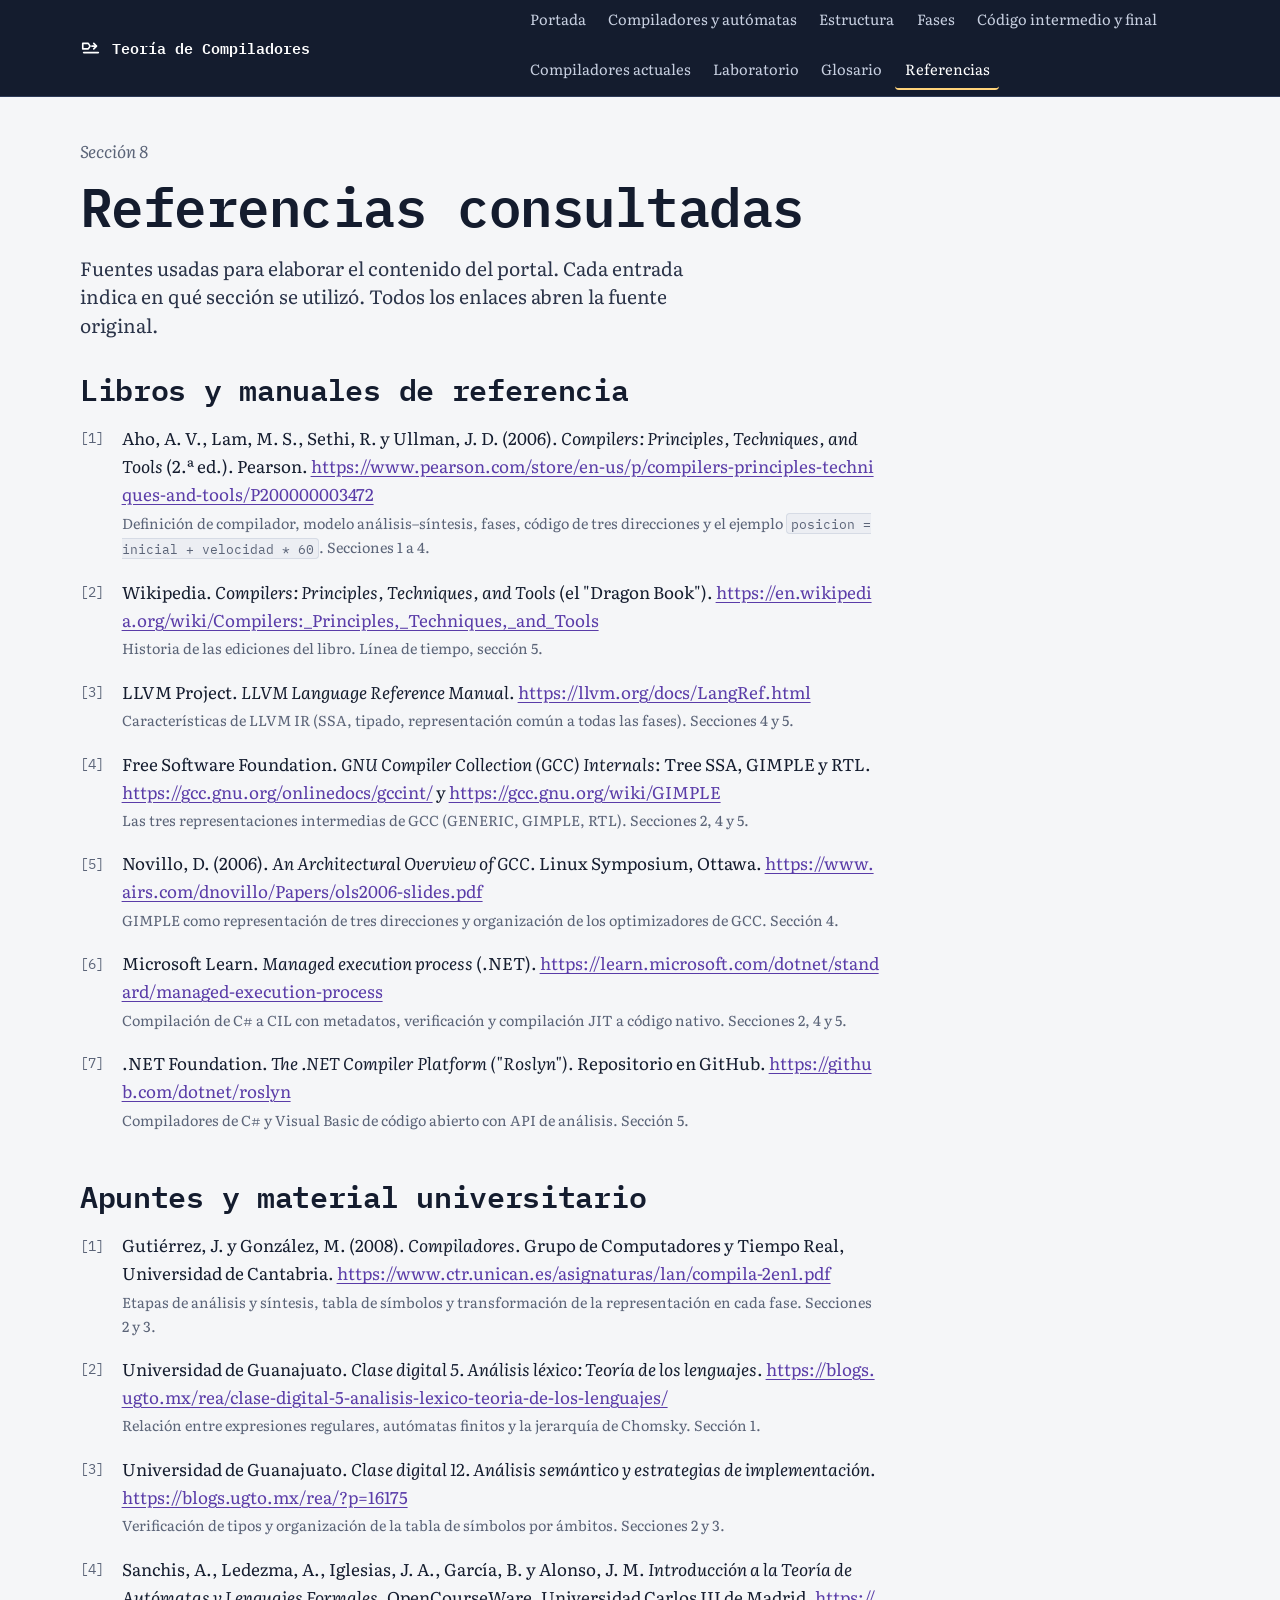
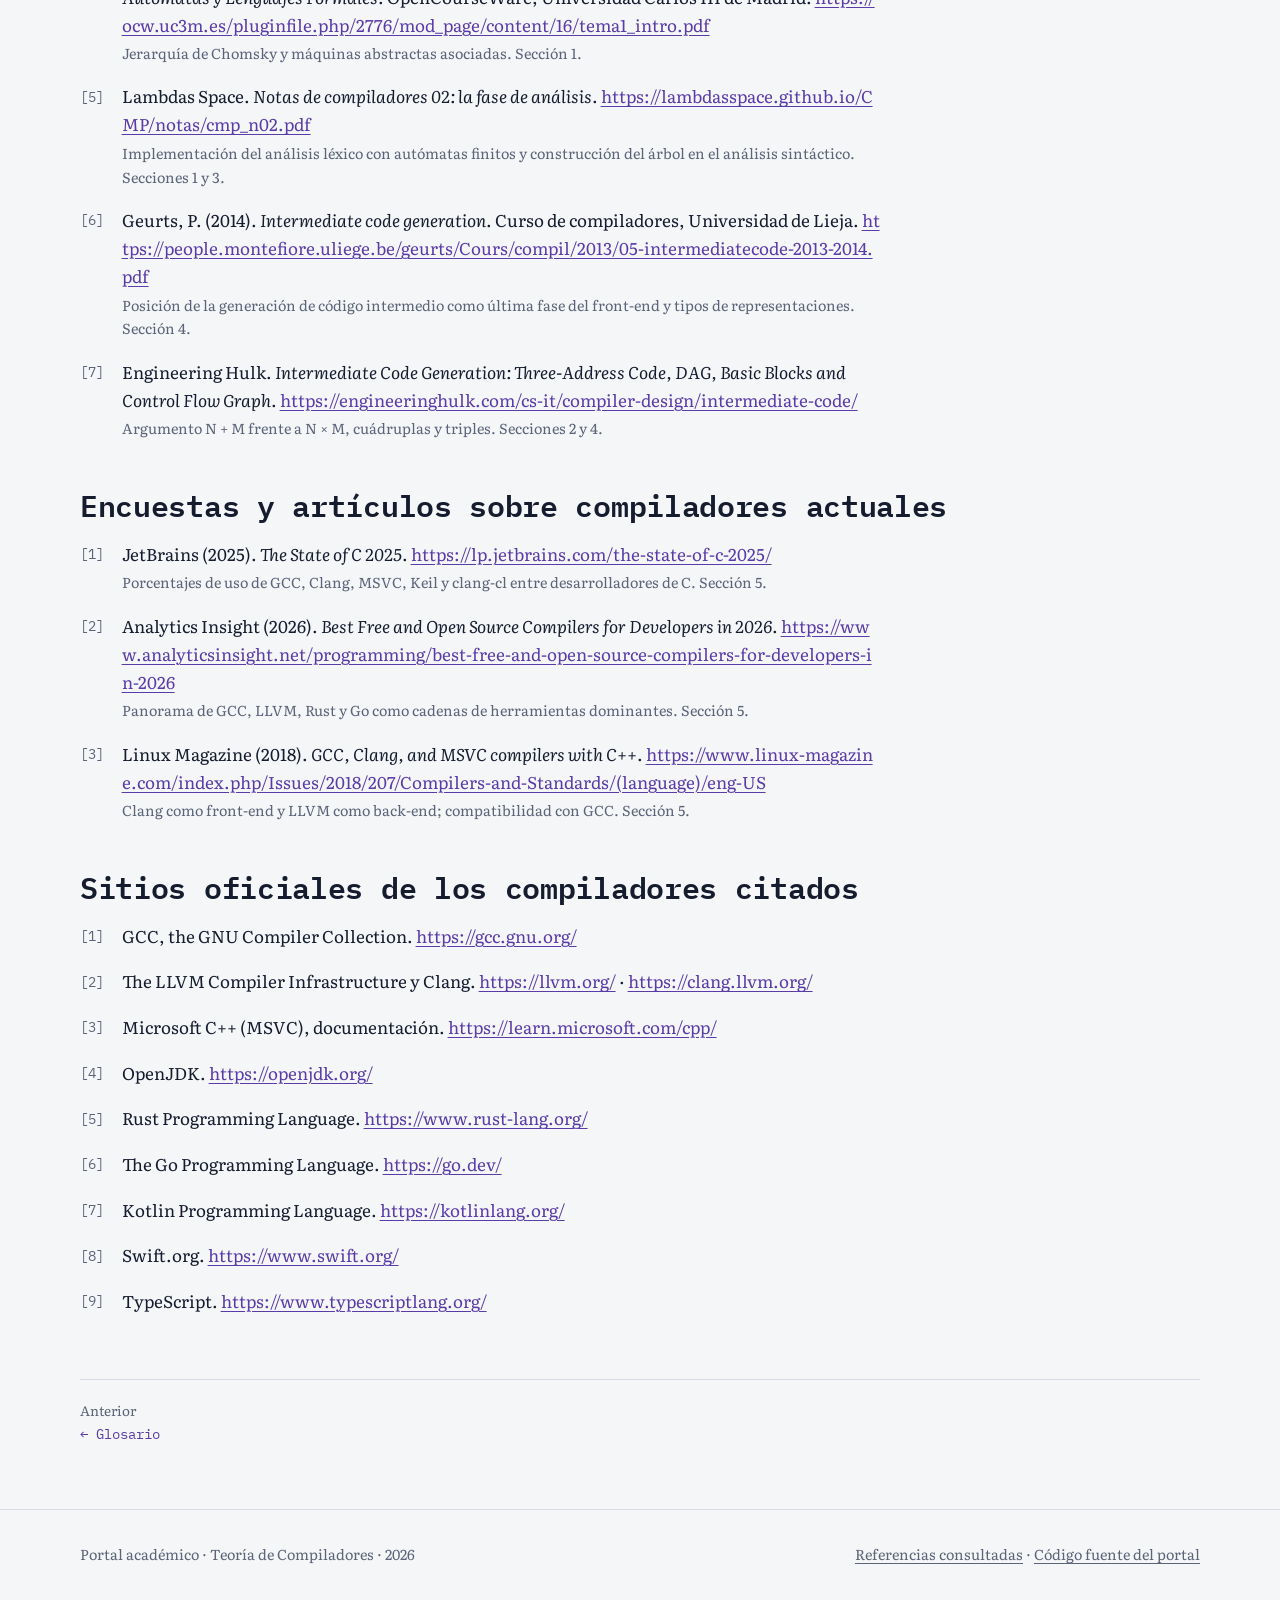
<file: referencias.html>
<!DOCTYPE html>
<html lang="es">
<head>
<meta charset="utf-8">
<meta name="viewport" content="width=device-width, initial-scale=1">
<title>Referencias · Teoría de Compiladores</title>
<meta name="description" content="Libros, documentación oficial, encuestas y apuntes universitarios consultados para elaborar el portal sobre Teoría de Compiladores, con enlaces.">
<link rel="icon" href="data:image/svg+xml,%3Csvg xmlns='http://www.w3.org/2000/svg' viewBox='0 0 24 24' fill='none' stroke='%235a3ca8' stroke-width='2' stroke-linecap='round' stroke-linejoin='round'%3E%3Cpath d='M3 7h6l2 3-2 3H3z'/%3E%3Cpath d='M13 10h4'/%3E%3Cpath d='M15 7l3 3-3 3'/%3E%3Cpath d='M4 17h16'/%3E%3C/svg%3E">
<link rel="preconnect" href="https://fonts.googleapis.com">
<link rel="preconnect" href="https://fonts.gstatic.com" crossorigin>
<link href="https://fonts.googleapis.com/css2?family=IBM+Plex+Mono:wght@400;500;600&family=Literata:ital,opsz,wght@0,7..72,400;0,7..72,600;1,7..72,400&display=swap" rel="stylesheet">
<link rel="stylesheet" href="assets/styles.css">

</head>
<body>
<header class="site-header">
  <div class="wrap">
    <a class="brand" href="index.html"><svg viewBox="0 0 24 24" aria-hidden="true" fill="none" stroke="currentColor" stroke-width="1.8" stroke-linecap="round" stroke-linejoin="round"><path d="M3 7h6l2 3-2 3H3z"/><path d="M13 10h4"/><path d="M15 7l3 3-3 3"/><path d="M4 17h16"/></svg> Teoría de Compiladores</a>
    <button class="nav-toggle" aria-expanded="false" aria-controls="nav-principal">Menú</button>
    <nav aria-label="Secciones del portal">
      <ul class="nav" id="nav-principal">
        <li><a href="index.html">Portada</a></li>
        <li><a href="compiladores.html">Compiladores y autómatas</a></li>
        <li><a href="estructura.html">Estructura</a></li>
        <li><a href="fases.html">Fases</a></li>
        <li><a href="codigo.html">Código intermedio y final</a></li>
        <li><a href="actuales.html">Compiladores actuales</a></li>
        <li><a href="laboratorio.html">Laboratorio</a></li>
        <li><a href="glosario.html">Glosario</a></li>
        <li><a href="referencias.html">Referencias</a></li>
      </ul>
    </nav>
  </div>
</header>

<main class="wrap">
  <div class="page-head">
    <p class="kicker">Sección 8</p>
    <h1>Referencias consultadas</h1>
    <p class="lead">Fuentes usadas para elaborar el contenido del portal. Cada entrada indica en qué sección se utilizó. Todos los enlaces abren la fuente original.</p>
  </div>

  <h2 class="mt-0">Libros y manuales de referencia</h2>
  <ol class="refs">
    <li>Aho, A. V., Lam, M. S., Sethi, R. y Ullman, J. D. (2006). <em>Compilers: Principles, Techniques, and Tools</em> (2.ª ed.). Pearson. <a href="https://www.pearson.com/store/en-us/p/compilers-principles-techniques-and-tools/P200000003472">https://www.pearson.com/store/en-us/p/compilers-principles-techniques-and-tools/P200000003472</a>
      <span class="uso">Definición de compilador, modelo análisis–síntesis, fases, código de tres direcciones y el ejemplo <code>posicion = inicial + velocidad * 60</code>. Secciones 1 a 4.</span></li>
    <li>Wikipedia. <em>Compilers: Principles, Techniques, and Tools</em> (el "Dragon Book"). <a href="https://en.wikipedia.org/wiki/Compilers:_Principles,_Techniques,_and_Tools">https://en.wikipedia.org/wiki/Compilers:_Principles,_Techniques,_and_Tools</a>
      <span class="uso">Historia de las ediciones del libro. Línea de tiempo, sección 5.</span></li>
    <li>LLVM Project. <em>LLVM Language Reference Manual</em>. <a href="https://llvm.org/docs/LangRef.html">https://llvm.org/docs/LangRef.html</a>
      <span class="uso">Características de LLVM IR (SSA, tipado, representación común a todas las fases). Secciones 4 y 5.</span></li>
    <li>Free Software Foundation. <em>GNU Compiler Collection (GCC) Internals</em>: Tree SSA, GIMPLE y RTL. <a href="https://gcc.gnu.org/onlinedocs/gccint/">https://gcc.gnu.org/onlinedocs/gccint/</a> y <a href="https://gcc.gnu.org/wiki/GIMPLE">https://gcc.gnu.org/wiki/GIMPLE</a>
      <span class="uso">Las tres representaciones intermedias de GCC (GENERIC, GIMPLE, RTL). Secciones 2, 4 y 5.</span></li>
    <li>Novillo, D. (2006). <em>An Architectural Overview of GCC</em>. Linux Symposium, Ottawa. <a href="https://www.airs.com/dnovillo/Papers/ols2006-slides.pdf">https://www.airs.com/dnovillo/Papers/ols2006-slides.pdf</a>
      <span class="uso">GIMPLE como representación de tres direcciones y organización de los optimizadores de GCC. Sección 4.</span></li>
    <li>Microsoft Learn. <em>Managed execution process</em> (.NET). <a href="https://learn.microsoft.com/dotnet/standard/managed-execution-process">https://learn.microsoft.com/dotnet/standard/managed-execution-process</a>
      <span class="uso">Compilación de C# a CIL con metadatos, verificación y compilación JIT a código nativo. Secciones 2, 4 y 5.</span></li>
    <li>.NET Foundation. <em>The .NET Compiler Platform ("Roslyn")</em>. Repositorio en GitHub. <a href="https://github.com/dotnet/roslyn">https://github.com/dotnet/roslyn</a>
      <span class="uso">Compiladores de C# y Visual Basic de código abierto con API de análisis. Sección 5.</span></li>
  </ol>

  <h2>Apuntes y material universitario</h2>
  <ol class="refs" start="8">
    <li>Gutiérrez, J. y González, M. (2008). <em>Compiladores</em>. Grupo de Computadores y Tiempo Real, Universidad de Cantabria. <a href="https://www.ctr.unican.es/asignaturas/lan/compila-2en1.pdf">https://www.ctr.unican.es/asignaturas/lan/compila-2en1.pdf</a>
      <span class="uso">Etapas de análisis y síntesis, tabla de símbolos y transformación de la representación en cada fase. Secciones 2 y 3.</span></li>
    <li>Universidad de Guanajuato. <em>Clase digital 5. Análisis léxico: Teoría de los lenguajes</em>. <a href="https://blogs.ugto.mx/rea/clase-digital-5-analisis-lexico-teoria-de-los-lenguajes/">https://blogs.ugto.mx/rea/clase-digital-5-analisis-lexico-teoria-de-los-lenguajes/</a>
      <span class="uso">Relación entre expresiones regulares, autómatas finitos y la jerarquía de Chomsky. Sección 1.</span></li>
    <li>Universidad de Guanajuato. <em>Clase digital 12. Análisis semántico y estrategias de implementación</em>. <a href="https://blogs.ugto.mx/rea/?p=16175">https://blogs.ugto.mx/rea/?p=16175</a>
      <span class="uso">Verificación de tipos y organización de la tabla de símbolos por ámbitos. Secciones 2 y 3.</span></li>
    <li>Sanchis, A., Ledezma, A., Iglesias, J. A., García, B. y Alonso, J. M. <em>Introducción a la Teoría de Autómatas y Lenguajes Formales</em>. OpenCourseWare, Universidad Carlos III de Madrid. <a href="https://ocw.uc3m.es/pluginfile.php/2776/mod_page/content/16/tema1_intro.pdf">https://ocw.uc3m.es/pluginfile.php/2776/mod_page/content/16/tema1_intro.pdf</a>
      <span class="uso">Jerarquía de Chomsky y máquinas abstractas asociadas. Sección 1.</span></li>
    <li>Lambdas Space. <em>Notas de compiladores 02: la fase de análisis</em>. <a href="https://lambdasspace.github.io/CMP/notas/cmp_n02.pdf">https://lambdasspace.github.io/CMP/notas/cmp_n02.pdf</a>
      <span class="uso">Implementación del análisis léxico con autómatas finitos y construcción del árbol en el análisis sintáctico. Secciones 1 y 3.</span></li>
    <li>Geurts, P. (2014). <em>Intermediate code generation</em>. Curso de compiladores, Universidad de Lieja. <a href="https://people.montefiore.uliege.be/geurts/Cours/compil/2013/05-intermediatecode-2013-2014.pdf">https://people.montefiore.uliege.be/geurts/Cours/compil/2013/05-intermediatecode-2013-2014.pdf</a>
      <span class="uso">Posición de la generación de código intermedio como última fase del front-end y tipos de representaciones. Sección 4.</span></li>
    <li>Engineering Hulk. <em>Intermediate Code Generation: Three-Address Code, DAG, Basic Blocks and Control Flow Graph</em>. <a href="https://engineeringhulk.com/cs-it/compiler-design/intermediate-code/">https://engineeringhulk.com/cs-it/compiler-design/intermediate-code/</a>
      <span class="uso">Argumento N + M frente a N × M, cuádruplas y triples. Secciones 2 y 4.</span></li>
  </ol>

  <h2>Encuestas y artículos sobre compiladores actuales</h2>
  <ol class="refs" start="15">
    <li>JetBrains (2025). <em>The State of C 2025</em>. <a href="https://lp.jetbrains.com/the-state-of-c-2025/">https://lp.jetbrains.com/the-state-of-c-2025/</a>
      <span class="uso">Porcentajes de uso de GCC, Clang, MSVC, Keil y clang-cl entre desarrolladores de C. Sección 5.</span></li>
    <li>Analytics Insight (2026). <em>Best Free and Open Source Compilers for Developers in 2026</em>. <a href="https://www.analyticsinsight.net/programming/best-free-and-open-source-compilers-for-developers-in-2026">https://www.analyticsinsight.net/programming/best-free-and-open-source-compilers-for-developers-in-2026</a>
      <span class="uso">Panorama de GCC, LLVM, Rust y Go como cadenas de herramientas dominantes. Sección 5.</span></li>
    <li>Linux Magazine (2018). <em>GCC, Clang, and MSVC compilers with C++</em>. <a href="https://www.linux-magazine.com/index.php/Issues/2018/207/Compilers-and-Standards/(language)/eng-US">https://www.linux-magazine.com/index.php/Issues/2018/207/Compilers-and-Standards/(language)/eng-US</a>
      <span class="uso">Clang como front-end y LLVM como back-end; compatibilidad con GCC. Sección 5.</span></li>
  </ol>

  <h2>Sitios oficiales de los compiladores citados</h2>
  <ol class="refs" start="18">
    <li>GCC, the GNU Compiler Collection. <a href="https://gcc.gnu.org/">https://gcc.gnu.org/</a></li>
    <li>The LLVM Compiler Infrastructure y Clang. <a href="https://llvm.org/">https://llvm.org/</a> · <a href="https://clang.llvm.org/">https://clang.llvm.org/</a></li>
    <li>Microsoft C++ (MSVC), documentación. <a href="https://learn.microsoft.com/cpp/">https://learn.microsoft.com/cpp/</a></li>
    <li>OpenJDK. <a href="https://openjdk.org/">https://openjdk.org/</a></li>
    <li>Rust Programming Language. <a href="https://www.rust-lang.org/">https://www.rust-lang.org/</a></li>
    <li>The Go Programming Language. <a href="https://go.dev/">https://go.dev/</a></li>
    <li>Kotlin Programming Language. <a href="https://kotlinlang.org/">https://kotlinlang.org/</a></li>
    <li>Swift.org. <a href="https://www.swift.org/">https://www.swift.org/</a></li>
    <li>TypeScript. <a href="https://www.typescriptlang.org/">https://www.typescriptlang.org/</a></li>
  </ol>

  <nav class="pager" aria-label="Navegación entre secciones">
<a href="glosario.html"><span>Anterior</span>← Glosario</a>
<span></span>
</nav>
</main>


<footer class="site-footer">
  <div class="wrap">
    <div>Portal académico · Teoría de Compiladores · <span data-anio></span></div>
    <div><a href="referencias.html">Referencias consultadas</a> · <a href="https://github.com/Yansel17/teoria-compiladores">Código fuente del portal</a></div>
  </div>
</footer>
<script src="assets/site.js"></script>

</body>
</html>
</file>
<file: assets/styles.css>
/* =========================================================
   Portal: Teoría de Compiladores
   Tokens de diseño
   ========================================================= */
:root {
  --paper: #f5f6f8;
  --paper-2: #eceef3;
  --ink: #141c2e;
  --ink-2: #2b3449;
  --muted: #5b6478;
  --line: #d6dbe5;
  --line-strong: #b9c0cf;

  --analisis: #5a3ca8;
  --analisis-soft: #ebe5f8;
  --sintesis: #167c73;
  --sintesis-soft: #dff1ee;
  --apoyo: #b9741a;
  --apoyo-soft: #f9ecd8;
  --error: #b42318;
  --error-soft: #fde8e6;

  --mono: "IBM Plex Mono", ui-monospace, "SFMono-Regular", Menlo, Consolas, monospace;
  --serif: "Literata", Georgia, "Times New Roman", serif;

  --measure: 68ch;
  --radius: 6px;
  --wrap: 1120px;
}

*,
*::before,
*::after { box-sizing: border-box; }

html { scroll-behavior: smooth; }
@media (prefers-reduced-motion: reduce) {
  html { scroll-behavior: auto; }
  *, *::before, *::after { animation: none !important; transition: none !important; }
}

body {
  margin: 0;
  background: var(--paper);
  color: var(--ink);
  font-family: var(--serif);
  font-size: 1.0625rem;
  line-height: 1.65;
  -webkit-font-smoothing: antialiased;
}

a { color: var(--analisis); text-decoration-thickness: 1px; text-underline-offset: 3px; }
a:hover { color: var(--ink); }
a:focus-visible, button:focus-visible, input:focus-visible, textarea:focus-visible, select:focus-visible {
  outline: 3px solid var(--apoyo);
  outline-offset: 2px;
}

h1, h2, h3, h4 {
  font-family: var(--mono);
  font-weight: 600;
  line-height: 1.15;
  letter-spacing: -0.01em;
  color: var(--ink);
  margin: 0;
}
h1 { font-size: clamp(2rem, 5vw, 3.4rem); }
h2 { font-size: clamp(1.45rem, 2.6vw, 1.9rem); margin-top: 3rem; margin-bottom: 0.9rem; }
h3 { font-size: 1.15rem; margin-top: 2rem; margin-bottom: 0.5rem; }
h4 { font-size: 1rem; margin-top: 1.4rem; margin-bottom: 0.3rem; }

p { margin: 0 0 1.1rem; max-width: var(--measure); }
ul, ol { max-width: var(--measure); padding-left: 1.4rem; }
li { margin-bottom: 0.4rem; }
strong { font-weight: 600; }
small { font-size: 0.875rem; color: var(--muted); }
hr { border: 0; border-top: 1px solid var(--line); margin: 2.5rem 0; }

code, kbd, pre, samp { font-family: var(--mono); font-size: 0.92em; }
:not(pre) > code {
  background: var(--paper-2);
  border: 1px solid var(--line);
  border-radius: 4px;
  padding: 0.05em 0.35em;
}
pre {
  background: var(--ink);
  color: #e8ecf5;
  padding: 1rem 1.2rem;
  border-radius: var(--radius);
  overflow-x: auto;
  line-height: 1.5;
  font-size: 0.9rem;
  margin: 0 0 1.2rem;
}
pre .c { color: #9aa7c2; font-style: italic; }
pre .k { color: #c9b7ff; }
pre .n { color: #ffd37a; }
pre .t { color: #8fe3d8; }

/* ---------- Estructura general ---------- */
.wrap { width: min(var(--wrap), 100% - 2.5rem); margin-inline: auto; }

.site-header {
  background: var(--ink);
  color: #e8ecf5;
  border-bottom: 1px solid #2d3a57;
}
.site-header .wrap {
  display: flex;
  align-items: center;
  justify-content: space-between;
  gap: 1rem;
  min-height: 60px;
  flex-wrap: wrap;
}
.brand {
  font-family: var(--mono);
  font-weight: 600;
  color: #fff;
  text-decoration: none;
  font-size: 0.95rem;
  display: inline-flex;
  align-items: center;
  gap: 0.6rem;
  padding: 0.6rem 0;
}
.brand svg { width: 22px; height: 22px; }
.nav {
  display: flex;
  flex-wrap: wrap;
  gap: 0.15rem 0.2rem;
  list-style: none;
  margin: 0;
  padding: 0;
}
.nav a {
  display: inline-block;
  font-family: var(--serif);
  font-size: 0.92rem;
  color: #c7cfe0;
  text-decoration: none;
  padding: 0.45rem 0.6rem;
  border-radius: 4px;
  border-bottom: 2px solid transparent;
}
.nav a:hover { color: #fff; background: #223052; }
.nav a[aria-current="page"] { color: #fff; border-bottom-color: #ffd37a; }
.nav-toggle {
  display: none;
  background: transparent;
  color: #fff;
  border: 1px solid #3a4866;
  border-radius: 4px;
  font-family: var(--mono);
  padding: 0.4rem 0.7rem;
  cursor: pointer;
}
@media (max-width: 860px) {
  .nav-toggle { display: inline-block; }
  .nav { display: none; width: 100%; flex-direction: column; padding-bottom: 0.6rem; }
  .nav.open { display: flex; }
}

main { padding-block: 2.5rem 4rem; }

.page-head { margin-bottom: 2rem; max-width: 56rem; }
.page-head .kicker {
  font-family: var(--serif);
  font-style: italic;
  color: var(--muted);
  margin: 0 0 0.6rem;
}
.page-head p.lead {
  font-size: 1.2rem;
  line-height: 1.5;
  color: var(--ink-2);
  margin-top: 1rem;
  max-width: 58ch;
}

.site-footer {
  border-top: 1px solid var(--line);
  padding: 2rem 0 3rem;
  color: var(--muted);
  font-size: 0.9rem;
}
.site-footer .wrap { display: flex; flex-wrap: wrap; gap: 1rem 2rem; justify-content: space-between; }
.site-footer a { color: var(--muted); }

/* Paginación entre secciones */
.pager {
  margin-top: 4rem;
  display: flex;
  justify-content: space-between;
  gap: 1rem;
  flex-wrap: wrap;
  border-top: 1px solid var(--line);
  padding-top: 1.2rem;
}
.pager a { font-family: var(--mono); font-size: 0.9rem; text-decoration: none; }
.pager a span { display: block; font-family: var(--serif); color: var(--muted); font-size: 0.85rem; }

/* ---------- Componentes ---------- */
.fase-tag {
  display: inline-block;
  font-size: 0.82rem;
  font-style: italic;
  padding: 0.1rem 0.55rem;
  border-radius: 999px;
  border: 1px solid currentColor;
  vertical-align: middle;
}
.fase-tag.analisis { color: var(--analisis); background: var(--analisis-soft); }
.fase-tag.sintesis { color: var(--sintesis); background: var(--sintesis-soft); }
.fase-tag.apoyo { color: var(--apoyo); background: var(--apoyo-soft); }

.nota {
  border-left: 3px solid var(--apoyo);
  background: var(--apoyo-soft);
  padding: 0.9rem 1.1rem;
  border-radius: 0 var(--radius) var(--radius) 0;
  max-width: var(--measure);
  margin: 1.4rem 0;
}
.nota p:last-child { margin-bottom: 0; }
.nota.analisis { border-color: var(--analisis); background: var(--analisis-soft); }
.nota.sintesis { border-color: var(--sintesis); background: var(--sintesis-soft); }

figure {
  margin: 1.8rem 0 2.2rem;
  padding: 1.2rem;
  background: #fff;
  border: 1px solid var(--line);
  border-radius: var(--radius);
}
figure svg { width: 100%; height: auto; display: block; }
figcaption {
  margin-top: 0.8rem;
  font-size: 0.9rem;
  color: var(--muted);
  line-height: 1.5;
}
figcaption b { color: var(--ink); font-weight: 600; }

table {
  border-collapse: collapse;
  width: 100%;
  margin: 1.2rem 0 1.8rem;
  font-size: 0.95rem;
  background: #fff;
  border: 1px solid var(--line);
}
th, td { text-align: left; vertical-align: top; padding: 0.6rem 0.75rem; border-bottom: 1px solid var(--line); }
th { font-family: var(--mono); font-weight: 600; font-size: 0.85rem; background: var(--paper-2); }
tr:last-child td { border-bottom: 0; }
.table-scroll { overflow-x: auto; }

.grid-2 { display: grid; grid-template-columns: repeat(auto-fit, minmax(290px, 1fr)); gap: 1.2rem; }
.grid-3 { display: grid; grid-template-columns: repeat(auto-fit, minmax(240px, 1fr)); gap: 1.2rem; }

.panel {
  background: #fff;
  border: 1px solid var(--line);
  border-radius: var(--radius);
  padding: 1.1rem 1.2rem;
}
.panel h3 { margin-top: 0; }
.panel p:last-child { margin-bottom: 0; }

/* Secuencia de fases (sólo cuando el contenido es realmente secuencial) */
.fases {
  list-style: none;
  padding: 0;
  margin: 1.5rem 0;
  max-width: 100%;
  counter-reset: fase;
}
.fases > li {
  counter-increment: fase;
  position: relative;
  padding: 1.2rem 1.2rem 1.2rem 4.2rem;
  background: #fff;
  border: 1px solid var(--line);
  border-left-width: 4px;
  border-radius: var(--radius);
  margin-bottom: 1rem;
}
.fases > li::before {
  content: counter(fase);
  position: absolute;
  left: 1.1rem;
  top: 1.1rem;
  width: 2rem;
  height: 2rem;
  display: grid;
  place-items: center;
  border-radius: 50%;
  font-family: var(--mono);
  font-weight: 600;
  font-size: 0.95rem;
  color: #fff;
  background: var(--ink);
}
.fases > li.analisis { border-left-color: var(--analisis); }
.fases > li.analisis::before { background: var(--analisis); }
.fases > li.sintesis { border-left-color: var(--sintesis); }
.fases > li.sintesis::before { background: var(--sintesis); }
.fases > li h3 { margin-top: 0.1rem; }
.fases .io {
  display: grid;
  grid-template-columns: repeat(auto-fit, minmax(180px, 1fr));
  gap: 0.6rem 1.2rem;
  margin: 0.8rem 0 0.4rem;
  font-size: 0.92rem;
}
.fases .io div { background: var(--paper-2); padding: 0.5rem 0.7rem; border-radius: 4px; }
.fases .io b { font-weight: 600; display: block; color: var(--muted); font-size: 0.8rem; font-style: italic; }

/* Fichas de compiladores */
.ficha {
  background: #fff;
  border: 1px solid var(--line);
  border-radius: var(--radius);
  padding: 1.1rem 1.2rem 1rem;
  display: flex;
  flex-direction: column;
  gap: 0.5rem;
}
.ficha h3 { margin: 0; }
.ficha .lang { color: var(--muted); font-style: italic; }
.ficha dl { margin: 0.4rem 0 0; display: grid; grid-template-columns: auto 1fr; gap: 0.25rem 0.8rem; font-size: 0.92rem; }
.ficha dt { color: var(--muted); font-style: italic; }
.ficha dd { margin: 0; }
.ficha p { margin: 0.4rem 0 0; font-size: 0.95rem; }
.ficha .link { margin-top: auto; padding-top: 0.6rem; font-family: var(--mono); font-size: 0.85rem; }

/* Barras de uso */
.barras { list-style: none; padding: 0; margin: 1rem 0 0; max-width: 560px; }
.barras li { display: grid; grid-template-columns: 90px 1fr 50px; align-items: center; gap: 0.8rem; margin-bottom: 0.55rem; font-size: 0.95rem; }
.barras .bar { height: 14px; background: var(--paper-2); border-radius: 3px; overflow: hidden; }
.barras .bar i { display: block; height: 100%; background: var(--sintesis); }
.barras b { font-family: var(--mono); font-weight: 500; }

/* Línea de tiempo */
.timeline { list-style: none; padding: 0; margin: 1.5rem 0; border-left: 2px solid var(--line-strong); max-width: 60ch; }
.timeline li { position: relative; padding: 0 0 1.2rem 1.6rem; }
.timeline li::before {
  content: "";
  position: absolute;
  left: -7px;
  top: 0.45em;
  width: 12px;
  height: 12px;
  border-radius: 50%;
  background: var(--paper);
  border: 2px solid var(--analisis);
}
.timeline b { font-family: var(--mono); font-weight: 600; margin-right: 0.5rem; }

/* Glosario */
.glosario dt { font-family: var(--mono); font-weight: 600; margin-top: 1.1rem; }
.glosario dd { margin: 0.2rem 0 0; max-width: var(--measure); }

/* Referencias */
.refs { list-style: none; padding: 0; counter-reset: ref; max-width: 80ch; }
.refs li { counter-increment: ref; position: relative; padding-left: 2.6rem; margin-bottom: 1.1rem; }
.refs li::before { content: "[" counter(ref) "]"; position: absolute; left: 0; font-family: var(--mono); color: var(--muted); font-size: 0.9rem; top: 0.15rem; }
.refs a { word-break: break-all; }
.refs .uso { display: block; color: var(--muted); font-size: 0.9rem; margin-top: 0.15rem; }

/* ---------- Portada ---------- */
.portada-hero {
  background: var(--ink);
  color: #e8ecf5;
  padding: 3.5rem 0 3rem;
  border-bottom: 1px solid #2d3a57;
  overflow: hidden;
}
.portada-hero .wrap { display: grid; grid-template-columns: 1.15fr 1fr; gap: 2.5rem; align-items: center; }
@media (max-width: 860px) { .portada-hero .wrap { grid-template-columns: 1fr; } }
.portada-hero .materia { font-style: italic; color: #b5bfd6; margin: 0 0 0.9rem; }
.portada-hero h1 { color: #fff; font-size: clamp(2.2rem, 5.5vw, 3.8rem); }
.portada-hero p.sub { color: #c7cfe0; font-size: 1.15rem; max-width: 46ch; margin-top: 1.2rem; }
.portada-hero .acciones { display: flex; gap: 0.8rem; flex-wrap: wrap; margin-top: 1.6rem; }
.btn {
  display: inline-block;
  font-family: var(--mono);
  font-size: 0.92rem;
  font-weight: 500;
  padding: 0.65rem 1rem;
  border-radius: var(--radius);
  text-decoration: none;
  border: 1px solid transparent;
}
.btn.primario { background: #ffd37a; color: var(--ink); }
.btn.primario:hover { background: #ffe1a3; color: var(--ink); }
.btn.secundario { color: #fff; border-color: #4a5a7d; }
.btn.secundario:hover { background: #223052; color: #fff; }

/* Animación de "compilación" del título: una sola secuencia al cargar */
.compilacion {
  font-family: var(--mono);
  font-size: 0.86rem;
  line-height: 1.7;
  background: #0f1627;
  border: 1px solid #2d3a57;
  border-radius: var(--radius);
  padding: 1rem 1.1rem;
  color: #c7cfe0;
  min-height: 230px;
}
.compilacion .paso { opacity: 0; transform: translateY(4px); animation: aparecer 0.5s ease forwards; }
.compilacion .paso:nth-child(1) { animation-delay: 0.2s; }
.compilacion .paso:nth-child(2) { animation-delay: 1.1s; }
.compilacion .paso:nth-child(3) { animation-delay: 2.0s; }
.compilacion .paso:nth-child(4) { animation-delay: 2.9s; }
.compilacion .paso:nth-child(5) { animation-delay: 3.8s; }
.compilacion .paso:nth-child(6) { animation-delay: 4.7s; }
@keyframes aparecer { to { opacity: 1; transform: none; } }
.compilacion .et { color: #7f8db0; }
.compilacion .tk { color: #ffd37a; }
.compilacion .ast { color: #c9b7ff; }
.compilacion .ir { color: #8fe3d8; }
.compilacion .asm { color: #fff; }
@media (prefers-reduced-motion: reduce) { .compilacion .paso { opacity: 1; transform: none; } }

.equipo {
  margin: 2.5rem 0 1rem;
  display: grid;
  grid-template-columns: 1.2fr 1fr;
  gap: 1.5rem;
}
@media (max-width: 860px) { .equipo { grid-template-columns: 1fr; } }
.equipo .panel h2 { margin-top: 0; font-size: 1.25rem; }
.integrantes { list-style: none; padding: 0; margin: 0.6rem 0 0; }
.integrantes li { display: flex; justify-content: space-between; gap: 1rem; padding: 0.55rem 0; border-bottom: 1px dashed var(--line); }
.integrantes li:last-child { border-bottom: 0; }
.integrantes .mat { font-family: var(--mono); font-size: 0.88rem; color: var(--muted); }
.datos dl { margin: 0.6rem 0 0; display: grid; grid-template-columns: auto 1fr; gap: 0.45rem 1rem; }
.datos dt { color: var(--muted); font-style: italic; }
.datos dd { margin: 0; }

.indice { margin-top: 3rem; }
.indice ol { list-style: none; padding: 0; margin: 1rem 0 0; display: grid; grid-template-columns: repeat(auto-fit, minmax(260px, 1fr)); gap: 0.9rem; max-width: 100%; }
.indice li a {
  display: block;
  height: 100%;
  background: #fff;
  border: 1px solid var(--line);
  border-radius: var(--radius);
  padding: 1rem 1.1rem;
  text-decoration: none;
  color: var(--ink);
}
.indice li a:hover { border-color: var(--analisis); }
.indice li a b { font-family: var(--mono); font-weight: 600; display: block; margin-bottom: 0.3rem; }
.indice li a span { color: var(--muted); font-size: 0.93rem; }

/* ---------- Laboratorio ---------- */
.lab { display: grid; grid-template-columns: 1fr 1fr; gap: 1.2rem; align-items: start; }
@media (max-width: 900px) { .lab { grid-template-columns: 1fr; } }
.lab textarea {
  width: 100%;
  min-height: 190px;
  font-family: var(--mono);
  font-size: 0.95rem;
  line-height: 1.55;
  padding: 0.9rem 1rem;
  border: 1px solid var(--line-strong);
  border-radius: var(--radius);
  background: #fff;
  color: var(--ink);
  resize: vertical;
}
.lab .controles { display: flex; gap: 0.6rem; flex-wrap: wrap; margin-top: 0.8rem; align-items: center; }
.lab button {
  font-family: var(--mono);
  font-size: 0.9rem;
  font-weight: 500;
  padding: 0.55rem 0.95rem;
  border-radius: var(--radius);
  border: 1px solid var(--ink);
  background: var(--ink);
  color: #fff;
  cursor: pointer;
}
.lab button.sec { background: #fff; color: var(--ink); border-color: var(--line-strong); }
.lab button:hover { filter: brightness(1.08); }
.lab select { font-family: var(--serif); padding: 0.45rem 0.6rem; border-radius: var(--radius); border: 1px solid var(--line-strong); background: #fff; }
.salida { display: grid; gap: 1rem; }
.etapa {
  background: #fff;
  border: 1px solid var(--line);
  border-left: 4px solid var(--line-strong);
  border-radius: var(--radius);
  padding: 0.9rem 1rem;
}
.etapa.analisis { border-left-color: var(--analisis); }
.etapa.sintesis { border-left-color: var(--sintesis); }
.etapa.apoyo { border-left-color: var(--apoyo); }
.etapa h3 { margin: 0 0 0.4rem; font-size: 1rem; display: flex; justify-content: space-between; gap: 1rem; align-items: baseline; }
.etapa h3 small { font-family: var(--serif); font-style: italic; font-weight: 400; }
.etapa pre { margin: 0.4rem 0 0; font-size: 0.85rem; background: #0f1627; }
.etapa .vacio { color: var(--muted); font-style: italic; font-size: 0.92rem; }
.tokens { display: flex; flex-wrap: wrap; gap: 0.35rem; margin-top: 0.4rem; }
.tokens span {
  font-family: var(--mono);
  font-size: 0.82rem;
  padding: 0.15rem 0.45rem;
  border-radius: 4px;
  border: 1px solid var(--line);
  background: var(--paper-2);
}
.tokens span i { font-style: normal; color: var(--muted); font-size: 0.74rem; margin-left: 0.3rem; }
.tokens .t-KW { border-color: #c9b7ff; background: #f1ecff; }
.tokens .t-ID { border-color: #ffd37a; background: #fff6df; }
.tokens .t-NUM { border-color: #8fe3d8; background: #e6f8f5; }
.tokens .t-OP, .tokens .t-PUNT { border-color: var(--line-strong); }
.arbol { font-family: var(--mono); font-size: 0.84rem; line-height: 1.5; margin: 0.4rem 0 0; white-space: pre; overflow-x: auto; }
.errores { color: var(--error); background: var(--error-soft); border-radius: 4px; padding: 0.5rem 0.7rem; font-size: 0.92rem; margin-top: 0.4rem; }
.ok { color: var(--sintesis); font-size: 0.92rem; margin-top: 0.4rem; }
.etapa table { margin: 0.5rem 0 0; font-size: 0.88rem; }
.etapa th, .etapa td { padding: 0.35rem 0.55rem; }

/* Utilidades */
.sr-only { position: absolute; width: 1px; height: 1px; overflow: hidden; clip: rect(0 0 0 0); white-space: nowrap; }
.mt-0 { margin-top: 0; }
</file>
